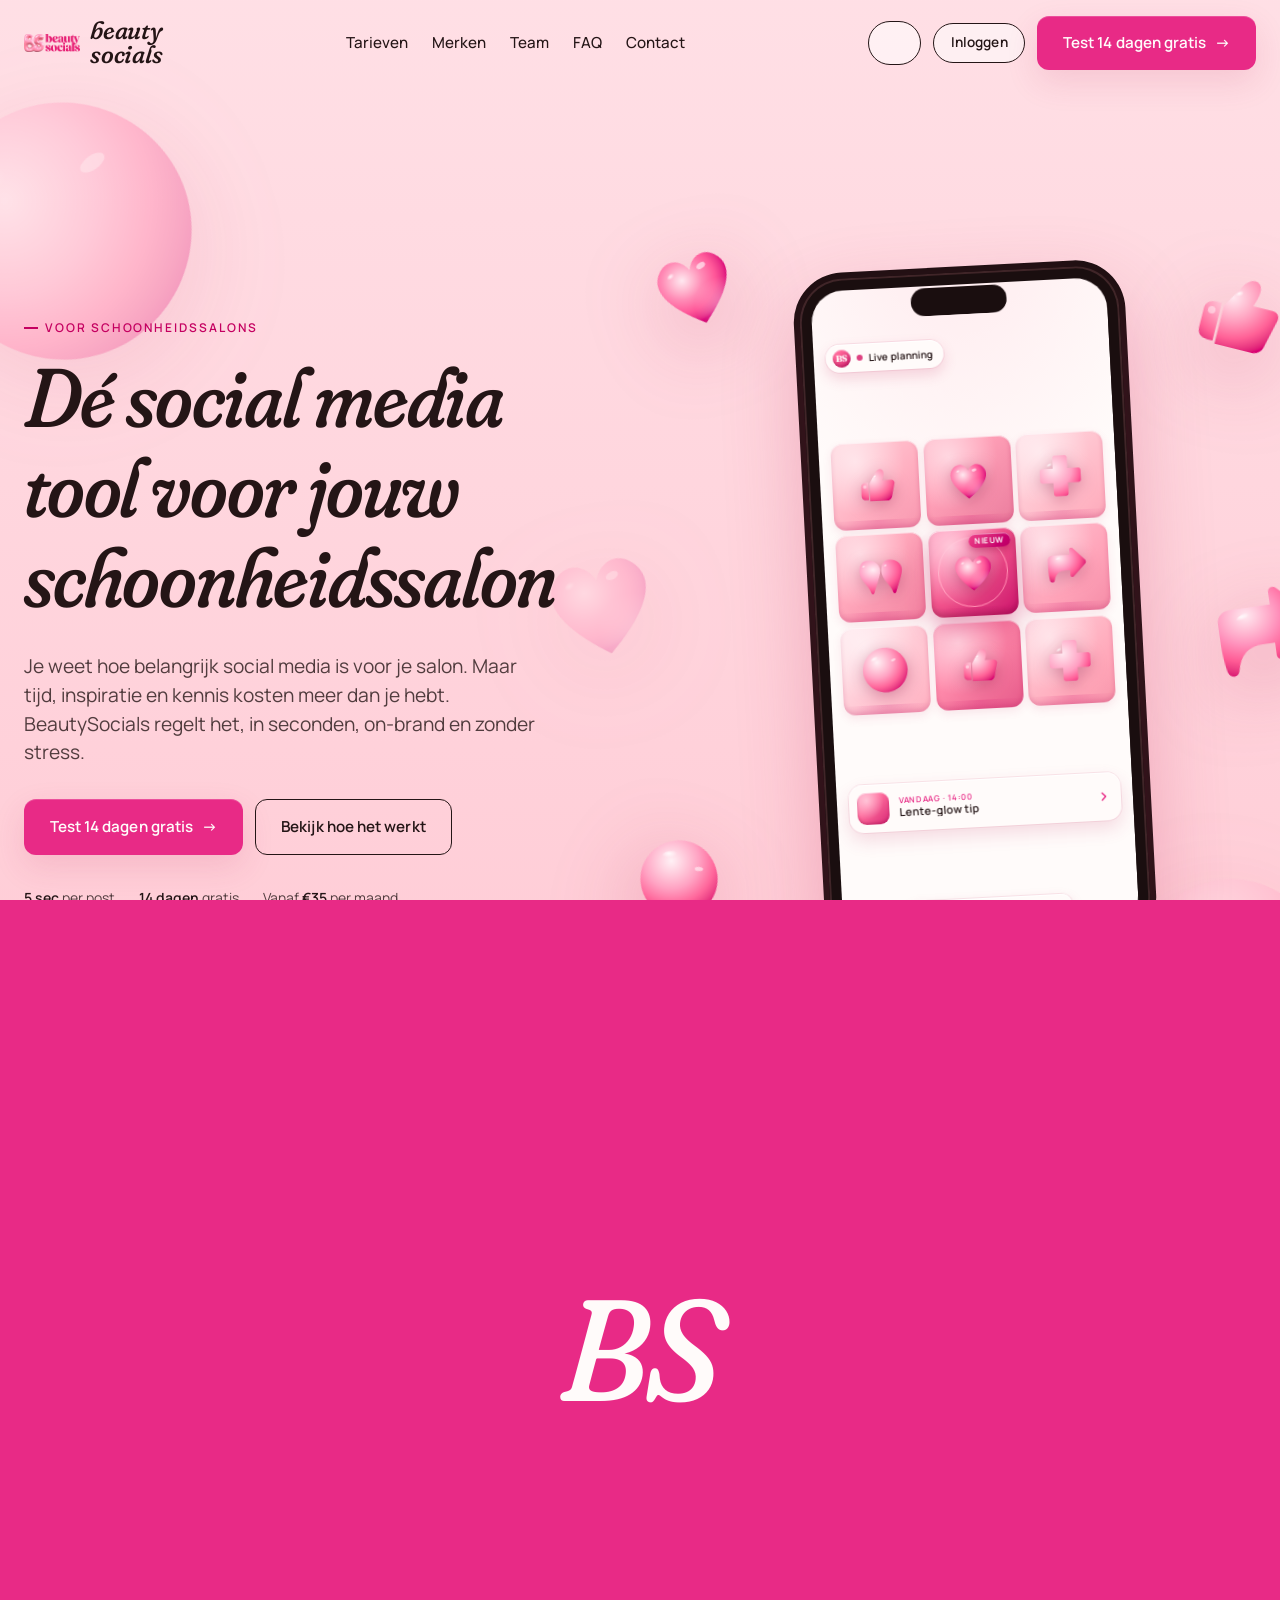
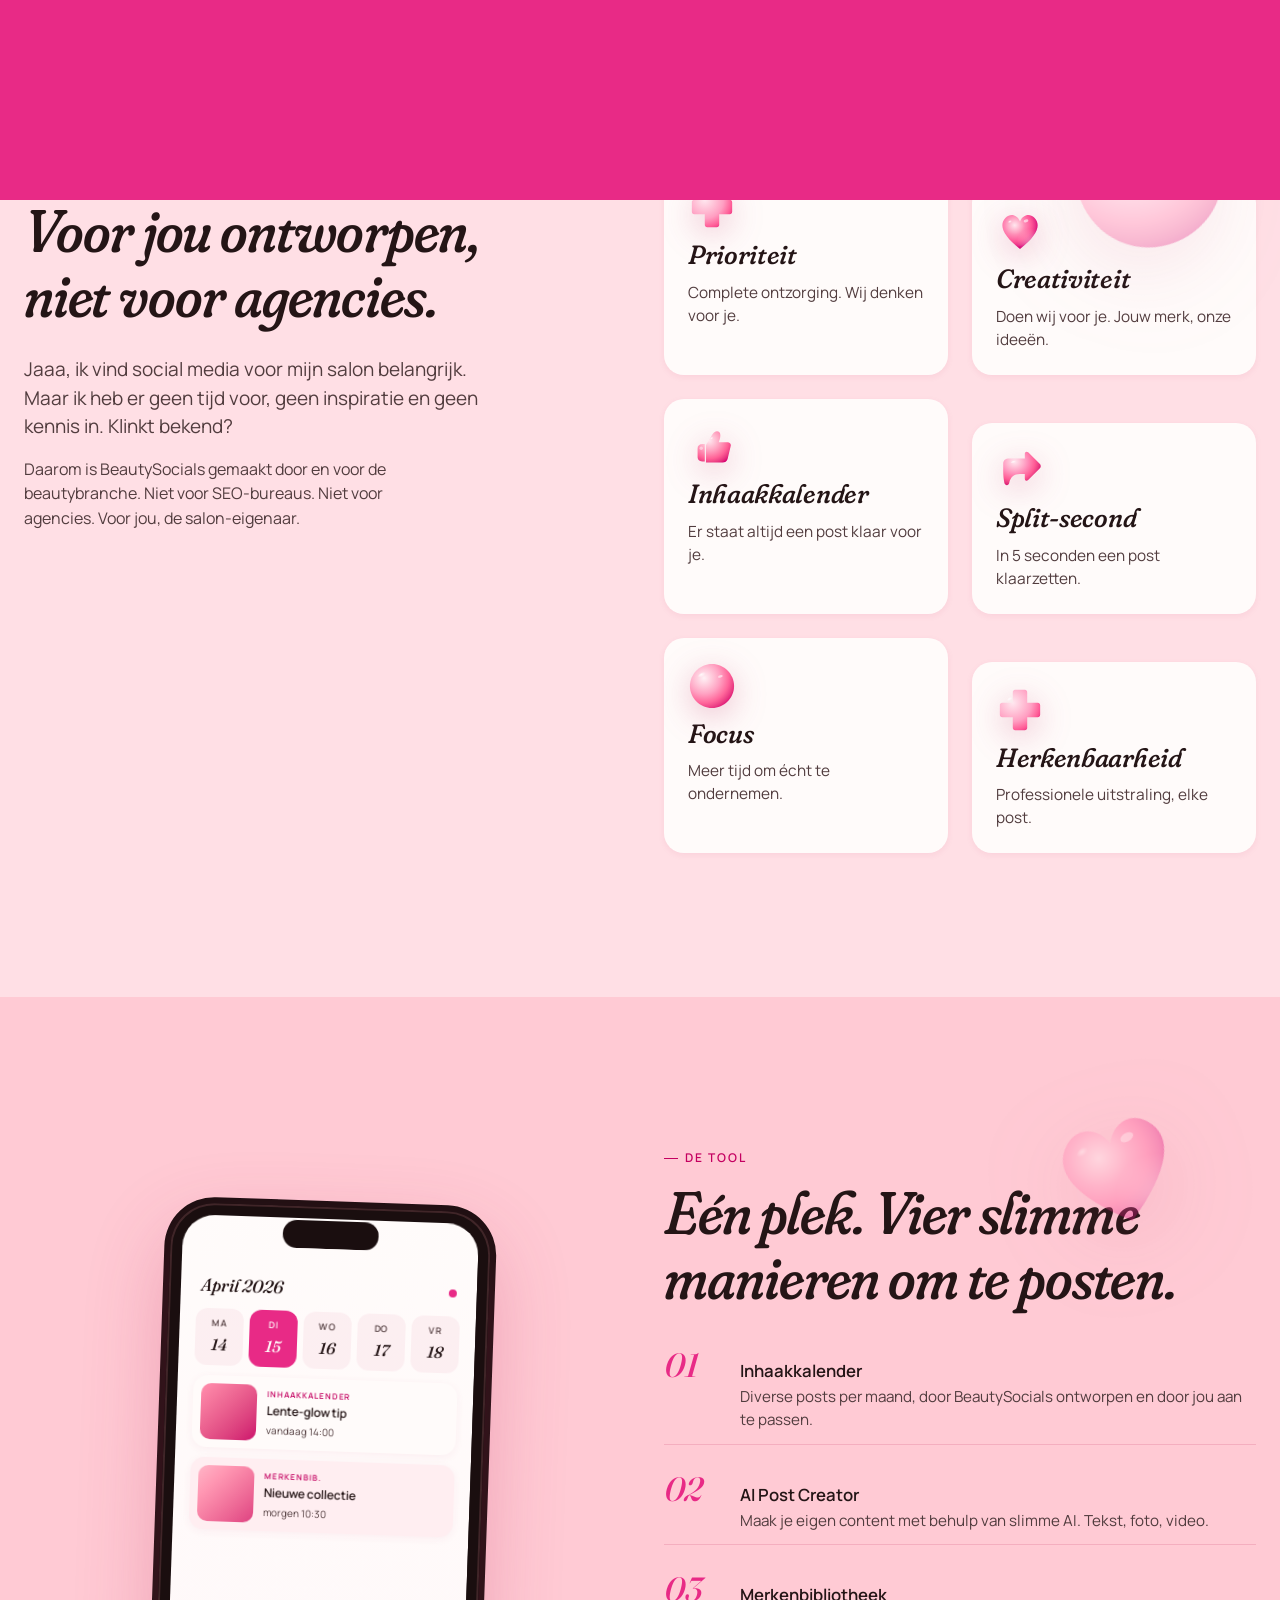
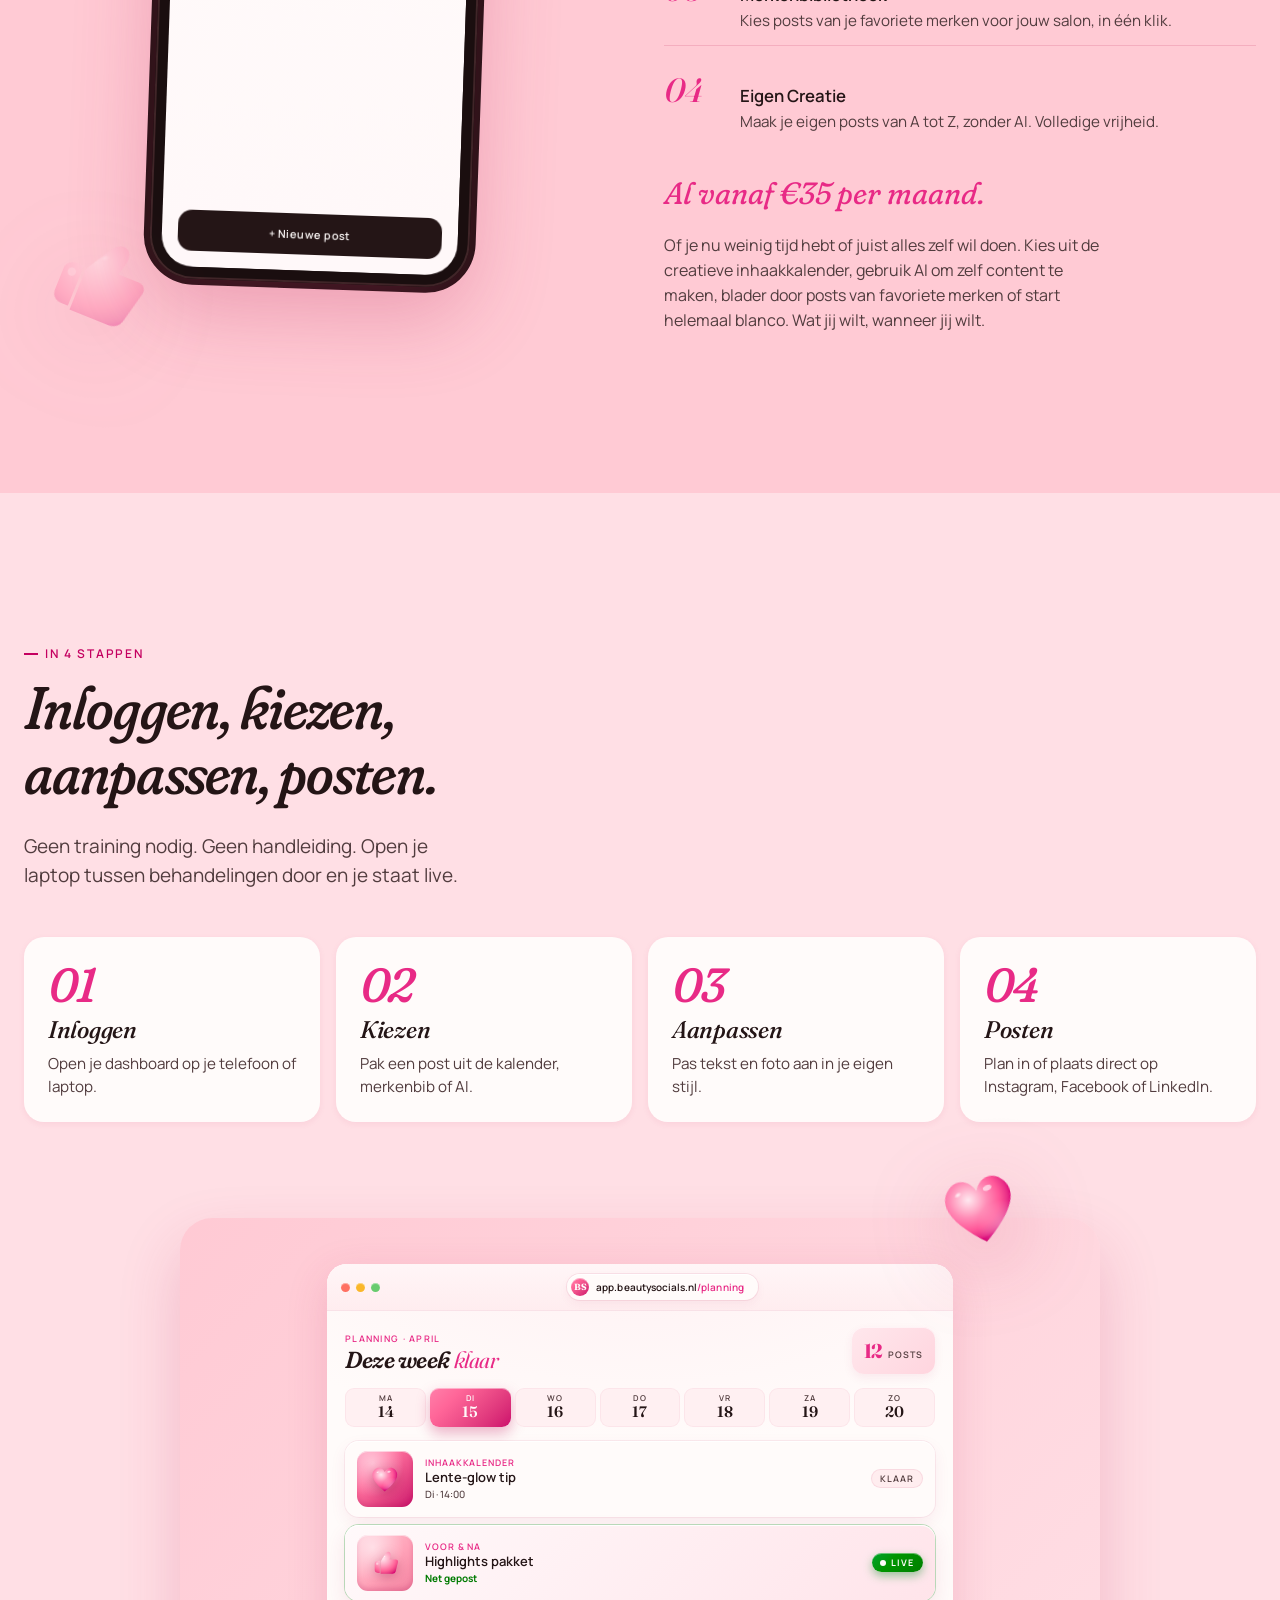
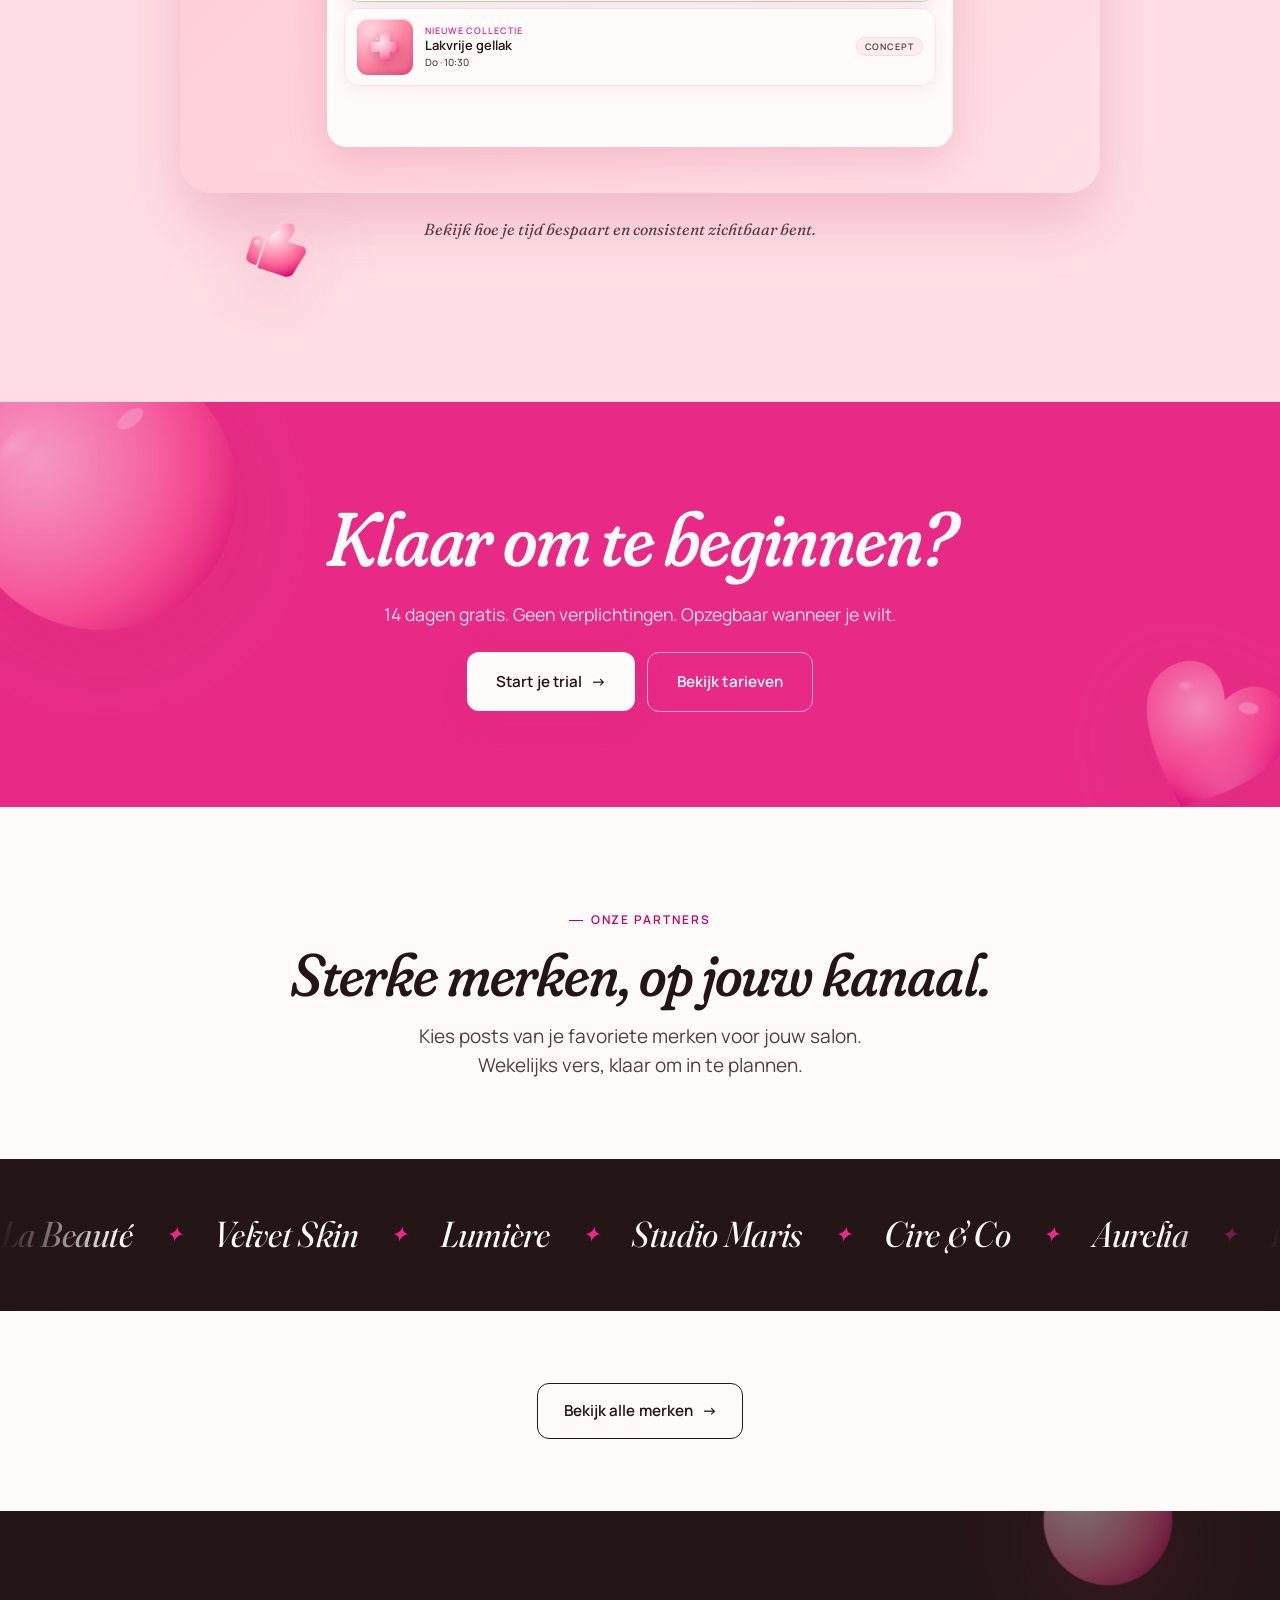
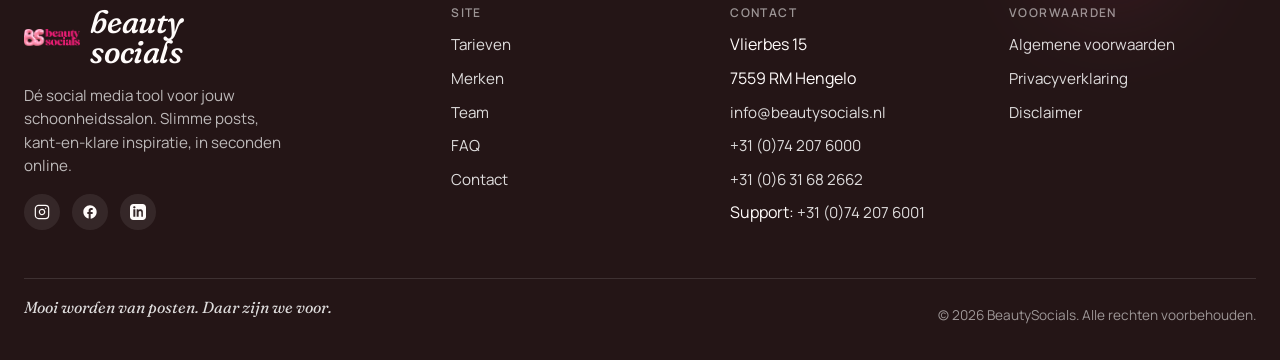
<file: index.html>
<!doctype html>
<html lang="nl">
<head>
  <meta charset="utf-8" />
  <meta name="viewport" content="width=device-width, initial-scale=1" />
  <meta name="theme-color" content="#f4cad6" />
  <title>BeautySocials · Dé social media tool voor jouw schoonheidssalon</title>
  <meta name="description" content="Kant-en-klare social media posts voor je schoonheidssalon. Slim, snel, on-brand. 14 dagen gratis." />
  <link rel="icon" type="image/png" href="assets/images/logo-bs-roze.png" />
  <link rel="preconnect" href="https://fonts.googleapis.com" />
  <link rel="preconnect" href="https://fonts.gstatic.com" crossorigin />
  <link
    href="https://fonts.googleapis.com/css2?family=Fraunces:ital,opsz,wght,SOFT,WONK@0,9..144,300..900,30..100,0..1;1,9..144,300..900,30..100,0..1&family=Manrope:wght@400..800&display=swap"
    rel="stylesheet"
  />
  <link rel="stylesheet" href="assets/css/styles.css" />
  <script>document.documentElement.classList.add('js');</script>
</head>
<body>
  <header class="site-header">
    <div class="wrap nav-row">
      <a class="brand" href="index.html" aria-label="BeautySocials home">
        <img class="brand-logo" src="assets/images/logo-bs-roze.png" alt="" />
        <span class="brand-text">beauty<br />socials</span>
      </a>
      <nav class="nav-primary" aria-label="Hoofdnavigatie">
        <a href="tarieven.html">Tarieven</a>
        <a href="merken.html">Merken</a>
        <a href="team.html">Team</a>
        <a href="faq.html">FAQ</a>
        <a href="contact.html">Contact</a>
      </nav>
      <div class="nav-cta">
        <a href="tel:+31742076000" class="btn btn-icon" aria-label="Bel ons">
          <svg width="18" height="18" viewBox="0 0 24 24" fill="none" stroke="currentColor" stroke-width="1.8" stroke-linecap="round" stroke-linejoin="round" aria-hidden="true">
            <path d="M22 16.92v3a2 2 0 0 1-2.18 2 19.79 19.79 0 0 1-8.63-3.07 19.5 19.5 0 0 1-6-6 19.79 19.79 0 0 1-3.07-8.67A2 2 0 0 1 4.11 2h3a2 2 0 0 1 2 1.72 12.84 12.84 0 0 0 .7 2.81 2 2 0 0 1-.45 2.11L8.09 9.91a16 16 0 0 0 6 6l1.27-1.27a2 2 0 0 1 2.11-.45 12.84 12.84 0 0 0 2.81.7A2 2 0 0 1 22 16.92z" />
          </svg>
        </a>
        <a href="contact.html#trial" class="btn btn-pill">Inloggen</a>
        <a href="contact.html#trial" class="btn btn-primary" data-magnetic>
          Test 14 dagen gratis
          <span class="btn-arrow">→</span>
        </a>
        <button class="nav-toggle" aria-label="Menu openen of sluiten" aria-expanded="false">
          <span></span><span></span><span></span>
        </button>
      </div>
    </div>
  </header>

  <div class="mobile-menu" aria-hidden="true">
    <a href="tarieven.html">Tarieven</a>
    <a href="merken.html">Merken</a>
    <a href="team.html">Team</a>
    <a href="faq.html">FAQ</a>
    <a href="contact.html">Contact</a>
    <div class="menu-cta">
      <a href="contact.html#trial" class="btn btn-pill">Inloggen</a>
      <a href="contact.html#trial" class="btn btn-primary">Test 14 dagen gratis</a>
    </div>
  </div>

  <main>
    <!-- ====================================================
         HERO
         ==================================================== -->
    <section class="hero" data-hero-enter>
      <!-- Achtergrond bubbles voor diepte -->
      <span class="bubble float-a delay-1" data-bubble="blob"
        data-parallax="0.18"
        style="--rot:-18deg; width:280px; height:280px; top:8%; left:-6%; opacity:0.32; z-index:1;"></span>
      <span class="bubble float-c delay-3" data-bubble="blob"
        data-parallax="0.12"
        style="--rot:24deg; width:200px; height:200px; bottom:6%; right:-4%; opacity:0.28; z-index:1;"></span>
      <span class="bubble float-b delay-2" data-bubble="heart"
        data-parallax="0.22"
        style="--rot:-12deg; width:130px; height:130px; top:48%; left:42%; opacity:0.22; z-index:1;"></span>

      <div class="wrap hero-grid">
        <div class="hero-text">
          <span class="eyebrow hero-eyebrow" data-hero-eyebrow>Voor schoonheidssalons</span>
          <h1 data-split data-hero-title>
            Dé social media tool voor jouw <span class="accent">schoonheidssalon</span>
          </h1>
          <p class="lead" data-hero-lead>
            Je weet hoe belangrijk social media is voor je salon. Maar tijd, inspiratie en kennis kosten meer dan je hebt. BeautySocials regelt het, in seconden, on-brand en zonder stress.
          </p>
          <div class="hero-cta" data-hero-cta>
            <a href="contact.html#trial" class="btn btn-primary" data-magnetic>
              Test 14 dagen gratis
              <span class="btn-arrow">→</span>
            </a>
            <a href="#hoe-werkt" class="btn btn-ghost">Bekijk hoe het werkt</a>
          </div>
          <div class="hero-meta" data-hero-meta>
            <span><strong>5 sec</strong> per post</span>
            <span><strong>14 dagen</strong> gratis</span>
            <span>Vanaf <strong>€35</strong> per maand</span>
          </div>
        </div>

        <div class="hero-visual" data-hero-visual>
          <!-- Drijvende bubbles rond de phone -->
          <span class="bubble float-a" data-bubble="heart"
            style="--rot:-18deg; width:96px; height:96px; top:-4%; left:-8%; z-index:6;"></span>
          <span class="bubble float-b delay-2" data-bubble="thumb"
            style="--rot:14deg; width:108px; height:108px; top:-2%; right:-6%; z-index:6;"></span>
          <span class="bubble float-c delay-3" data-bubble="arrow"
            style="--rot:-8deg; width:120px; height:120px; top:46%; right:-12%; z-index:6;"></span>
          <span class="bubble float-a delay-4" data-bubble="blob"
            style="--rot:22deg; width:84px; height:84px; bottom:4%; left:-10%; z-index:6;"></span>

          <!-- Phone mockup -->
          <div class="phone-frame phone-frame--hero" style="margin: 0 auto;">
            <span class="phone-notch"></span>
            <div class="phone-screen feed-screen">
              <div class="feed-status">
                <span class="feed-status-mark">BS</span>
                <span class="feed-status-dot"></span>
                <span class="feed-status-label">Live planning</span>
              </div>
              <div class="phone-grid">
                <div class="phone-tile" data-tile="1" style="background: linear-gradient(135deg, oklch(0.92 0.06 8), oklch(0.78 0.12 4));">
                  <span class="tile-icon" data-bubble="thumb"></span>
                </div>
                <div class="phone-tile" data-tile="2" style="background: linear-gradient(135deg, oklch(0.86 0.10 6), oklch(0.72 0.14 2));">
                  <span class="tile-icon" data-bubble="heart"></span>
                </div>
                <div class="phone-tile" data-tile="3" style="background: linear-gradient(135deg, oklch(0.94 0.05 8), oklch(0.82 0.10 6));">
                  <span class="tile-icon" data-bubble="plus"></span>
                </div>
                <div class="phone-tile" data-tile="4" style="background: linear-gradient(135deg, oklch(0.88 0.08 6), oklch(0.74 0.14 4));">
                  <span class="tile-icon" data-bubble="quote"></span>
                </div>
                <div class="phone-tile is-feature" data-tile="5" style="background: linear-gradient(135deg, oklch(0.78 0.18 4), oklch(0.55 0.22 0));">
                  <span class="tile-icon" data-bubble="heart"></span>
                  <span class="tile-badge">Nieuw</span>
                </div>
                <div class="phone-tile" data-tile="6" style="background: linear-gradient(135deg, oklch(0.90 0.08 6), oklch(0.76 0.13 4));">
                  <span class="tile-icon" data-bubble="arrow"></span>
                </div>
                <div class="phone-tile" data-tile="7" style="background: linear-gradient(135deg, oklch(0.96 0.04 8), oklch(0.84 0.10 6));">
                  <span class="tile-icon" data-bubble="blob"></span>
                </div>
                <div class="phone-tile" data-tile="8" style="background: linear-gradient(135deg, oklch(0.84 0.12 4), oklch(0.66 0.18 2));">
                  <span class="tile-icon" data-bubble="thumb"></span>
                </div>
                <div class="phone-tile" data-tile="9" style="background: linear-gradient(135deg, oklch(0.92 0.07 8), oklch(0.78 0.12 6));">
                  <span class="tile-icon" data-bubble="plus"></span>
                </div>
              </div>
              <div class="feed-queue">
                <span class="feed-queue-thumb"></span>
                <div class="feed-queue-info">
                  <span class="feed-queue-tag">Vandaag · 14:00</span>
                  <span class="feed-queue-cap">Lente-glow tip</span>
                </div>
                <span class="feed-queue-arrow" aria-hidden="true">
                  <svg viewBox="0 0 24 24" fill="none" stroke="currentColor" stroke-width="2.4" stroke-linecap="round" stroke-linejoin="round">
                    <path d="M9 6l6 6-6 6"/>
                  </svg>
                </span>
              </div>
              <div class="feed-foot">
                <span class="feed-foot-dot"></span>
                <span class="feed-foot-label">3 posts klaar voor vandaag</span>
              </div>
            </div>
          </div>
        </div>
      </div>
    </section>

    <!-- ====================================================
         STATEMENT QUOTE
         ==================================================== -->
    <section class="statement bg-paper">
      <span class="bubble float-c delay-1" data-bubble="quote"
        style="--rot:-14deg; width:180px; height:180px; top:18%; left:6%; opacity:0.95;"></span>
      <span class="bubble float-a delay-3" data-bubble="quote"
        style="--rot:18deg; width:168px; height:168px; bottom:14%; right:8%; opacity:0.9;"></span>

      <div class="wrap-tight">
        <blockquote data-split data-reveal>
          Wat moet ik <span class="glow">nu</span> weer posten?
        </blockquote>
      </div>
    </section>

    <!-- ====================================================
         WAT MAAKT BEAUTYSOCIALS UNIEK
         ==================================================== -->
    <section class="section bg-blush">
      <span class="bubble float-b delay-2" data-bubble="blob"
        data-parallax="0.10"
        style="--rot:18deg; width:160px; height:160px; top:8%; right:4%; opacity:0.35; z-index:1;"></span>

      <div class="wrap">
        <div class="row" style="align-items: start;">
          <div data-reveal>
            <span class="eyebrow">Het verschil</span>
            <h2 data-split style="margin-top: var(--s-3);">Voor jou ontworpen, niet voor agencies.</h2>
            <p class="lead" style="margin-top: var(--s-5);">
              Jaaa, ik vind social media voor mijn salon belangrijk. Maar ik heb er geen tijd voor, geen inspiratie en geen kennis in. Klinkt bekend?
            </p>
            <p style="color: var(--ink-soft); max-width: 38ch;">
              Daarom is BeautySocials gemaakt door en voor de beautybranche. Niet voor SEO-bureaus. Niet voor agencies. Voor jou, de salon-eigenaar.
            </p>
          </div>

          <ul class="usp-grid" data-reveal-stagger>
            <li class="usp-tile">
              <span class="usp-icon" data-bubble="plus" aria-hidden="true"></span>
              <h3 class="usp-title">Prioriteit</h3>
              <p class="usp-text">Complete ontzorging. Wij denken voor je.</p>
            </li>
            <li class="usp-tile" style="margin-top: var(--s-5);">
              <span class="usp-icon" data-bubble="heart" aria-hidden="true"></span>
              <h3 class="usp-title">Creativiteit</h3>
              <p class="usp-text">Doen wij voor je. Jouw merk, onze ideeën.</p>
            </li>
            <li class="usp-tile">
              <span class="usp-icon" data-bubble="thumb" aria-hidden="true"></span>
              <h3 class="usp-title">Inhaakkalender</h3>
              <p class="usp-text">Er staat altijd een post klaar voor je.</p>
            </li>
            <li class="usp-tile" style="margin-top: var(--s-5);">
              <span class="usp-icon" data-bubble="arrow" aria-hidden="true"></span>
              <h3 class="usp-title">Split-second</h3>
              <p class="usp-text">In 5 seconden een post klaarzetten.</p>
            </li>
            <li class="usp-tile">
              <span class="usp-icon" data-bubble="blob" aria-hidden="true"></span>
              <h3 class="usp-title">Focus</h3>
              <p class="usp-text">Meer tijd om écht te ondernemen.</p>
            </li>
            <li class="usp-tile" style="margin-top: var(--s-5);">
              <span class="usp-icon" data-bubble="plus" aria-hidden="true"></span>
              <h3 class="usp-title">Herkenbaarheid</h3>
              <p class="usp-text">Professionele uitstraling, elke post.</p>
            </li>
          </ul>
        </div>
      </div>
    </section>

    <!-- ====================================================
         DE TOOL
         ==================================================== -->
    <section class="section bg-canvas">
      <span class="bubble float-a delay-2" data-bubble="heart"
        data-parallax="0.14"
        style="--rot:-16deg; width:140px; height:140px; top:10%; right:7%; opacity:0.38; z-index:1;"></span>
      <span class="bubble float-c delay-4" data-bubble="thumb"
        data-parallax="0.10"
        style="--rot:22deg; width:120px; height:120px; bottom:14%; left:3%; opacity:0.30; z-index:1;"></span>

      <div class="wrap">
        <div class="row">
          <!-- Phone mockup met planning UI -->
          <div class="tool-visual" data-reveal>
            <div class="phone-frame" style="margin: 0 auto; transform: rotate(2deg);">
              <span class="phone-notch"></span>
              <div class="phone-screen tool-screen">
                <div class="tool-screen-header">
                  <span class="tool-screen-title">April 2026</span>
                  <span class="tool-screen-dot"></span>
                </div>
                <div class="tool-screen-week">
                  <div class="tool-screen-day">
                    <span class="tool-screen-day-label">Ma</span>
                    <span class="tool-screen-day-num">14</span>
                  </div>
                  <div class="tool-screen-day is-active">
                    <span class="tool-screen-day-label">Di</span>
                    <span class="tool-screen-day-num">15</span>
                  </div>
                  <div class="tool-screen-day">
                    <span class="tool-screen-day-label">Wo</span>
                    <span class="tool-screen-day-num">16</span>
                  </div>
                  <div class="tool-screen-day">
                    <span class="tool-screen-day-label">Do</span>
                    <span class="tool-screen-day-num">17</span>
                  </div>
                  <div class="tool-screen-day">
                    <span class="tool-screen-day-label">Vr</span>
                    <span class="tool-screen-day-num">18</span>
                  </div>
                </div>
                <div class="tool-screen-card">
                  <div class="tool-screen-thumb"></div>
                  <div class="tool-screen-info">
                    <span class="tool-screen-tag">Inhaakkalender</span>
                    <span class="tool-screen-cap">Lente-glow tip</span>
                    <span class="tool-screen-time">vandaag 14:00</span>
                  </div>
                </div>
                <div class="tool-screen-card alt">
                  <div class="tool-screen-thumb tone-2"></div>
                  <div class="tool-screen-info">
                    <span class="tool-screen-tag">Merkenbib.</span>
                    <span class="tool-screen-cap">Nieuwe collectie</span>
                    <span class="tool-screen-time">morgen 10:30</span>
                  </div>
                </div>
                <div class="tool-screen-cta">
                  <span>+ Nieuwe post</span>
                </div>
              </div>
            </div>
          </div>

          <div data-reveal>
            <span class="eyebrow">De tool</span>
            <h2 data-split style="margin-top: var(--s-3);">Eén plek. Vier slimme manieren om te posten.</h2>

            <div class="tool-features" data-reveal-stagger>
              <div class="tool-feature">
                <span class="tool-feature-num">01</span>
                <div>
                  <h4>Inhaakkalender</h4>
                  <p>Diverse posts per maand, door BeautySocials ontworpen en door jou aan te passen.</p>
                </div>
              </div>
              <div class="tool-feature">
                <span class="tool-feature-num">02</span>
                <div>
                  <h4>AI Post Creator</h4>
                  <p>Maak je eigen content met behulp van slimme AI. Tekst, foto, video.</p>
                </div>
              </div>
              <div class="tool-feature">
                <span class="tool-feature-num">03</span>
                <div>
                  <h4>Merkenbibliotheek</h4>
                  <p>Kies posts van je favoriete merken voor jouw salon, in één klik.</p>
                </div>
              </div>
              <div class="tool-feature">
                <span class="tool-feature-num">04</span>
                <div>
                  <h4>Eigen Creatie</h4>
                  <p>Maak je eigen posts van A tot Z, zonder AI. Volledige vrijheid.</p>
                </div>
              </div>
            </div>

            <p class="kicker" style="font-size: clamp(1.5rem, 2.4vw, 2rem); margin-top: var(--s-5);">
              Al vanaf €35 per maand.
            </p>
            <p style="color: var(--ink-soft); max-width: 44ch;">
              Of je nu weinig tijd hebt of juist alles zelf wil doen. Kies uit de creatieve inhaakkalender, gebruik AI om zelf content te maken, blader door posts van favoriete merken of start helemaal blanco. Wat jij wilt, wanneer jij wilt.
            </p>
          </div>
        </div>
      </div>
    </section>

    <!-- ====================================================
         ZO WERKT BEAUTYSOCIALS
         ==================================================== -->
    <section class="section bg-blush" id="hoe-werkt">
      <div class="wrap">
        <div style="max-width: 720px; margin-bottom: var(--s-7);" data-reveal>
          <span class="eyebrow">In 4 stappen</span>
          <h2 data-split style="margin-top: var(--s-3);">Inloggen, kiezen, aanpassen, posten.</h2>
          <p class="lead" style="margin-top: var(--s-4);">
            Geen training nodig. Geen handleiding. Open je laptop tussen behandelingen door en je staat live.
          </p>
        </div>

        <ol class="steps" data-reveal-stagger>
          <li class="step-card">
            <span class="step-num">01</span>
            <h3 class="step-title">Inloggen</h3>
            <p class="step-text">Open je dashboard op je telefoon of laptop.</p>
          </li>
          <li class="step-card step-shift">
            <span class="step-num">02</span>
            <h3 class="step-title">Kiezen</h3>
            <p class="step-text">Pak een post uit de kalender, merkenbib of AI.</p>
          </li>
          <li class="step-card">
            <span class="step-num">03</span>
            <h3 class="step-title">Aanpassen</h3>
            <p class="step-text">Pas tekst en foto aan in je eigen stijl.</p>
          </li>
          <li class="step-card step-shift">
            <span class="step-num">04</span>
            <h3 class="step-title">Posten</h3>
            <p class="step-text">Plan in of plaats direct op Instagram, Facebook of LinkedIn.</p>
          </li>
        </ol>

        <!-- Video placeholder -->
        <div class="video-frame" data-reveal>
          <span class="bubble float-b delay-1" data-bubble="heart"
            style="--rot:-12deg; width:90px; height:90px; top:-50px; right:8%; z-index:6;"></span>
          <span class="bubble float-c delay-3" data-bubble="thumb"
            style="--rot:18deg; width:80px; height:80px; bottom:-44px; left:6%; z-index:6;"></span>

          <div class="video-inner">
            <div class="video-screen">
              <div class="dash-mock">
                <div class="dash-chrome">
                  <span class="dash-traffic"></span>
                  <span class="dash-traffic"></span>
                  <span class="dash-traffic"></span>
                  <div class="dash-url">
                    <span class="dash-url-mark">BS</span>
                    <span class="dash-url-text">app.beautysocials.nl<span class="dash-url-path">/planning</span></span>
                  </div>
                </div>

                <div class="dash-content">
                  <header class="dash-content-head">
                    <div class="dash-content-title">
                      <span class="dash-eyebrow">Planning · April</span>
                      <h4 class="dash-title">Deze week <em>klaar</em></h4>
                    </div>
                    <div class="dash-content-stat">
                      <span class="dash-stat-num">12</span>
                      <span class="dash-stat-lbl">posts</span>
                    </div>
                  </header>

                  <div class="dash-week">
                    <div class="dash-day" data-dash-day="1"><span class="dash-day-l">Ma</span><span class="dash-day-n">14</span></div>
                    <div class="dash-day is-active" data-dash-day="2"><span class="dash-day-l">Di</span><span class="dash-day-n">15</span></div>
                    <div class="dash-day" data-dash-day="3"><span class="dash-day-l">Wo</span><span class="dash-day-n">16</span></div>
                    <div class="dash-day" data-dash-day="4"><span class="dash-day-l">Do</span><span class="dash-day-n">17</span></div>
                    <div class="dash-day" data-dash-day="5"><span class="dash-day-l">Vr</span><span class="dash-day-n">18</span></div>
                    <div class="dash-day" data-dash-day="6"><span class="dash-day-l">Za</span><span class="dash-day-n">19</span></div>
                    <div class="dash-day" data-dash-day="7"><span class="dash-day-l">Zo</span><span class="dash-day-n">20</span></div>
                  </div>

                  <div class="dash-grid">
                    <article class="dash-card" data-dash-card="1">
                      <div class="dash-card-thumb t-1"><span class="dash-card-icon" data-bubble="heart"></span></div>
                      <div class="dash-card-meta">
                        <span class="dash-card-tag">Inhaakkalender</span>
                        <span class="dash-card-cap">Lente-glow tip</span>
                        <span class="dash-card-time">Di · 14:00</span>
                      </div>
                      <span class="dash-card-status">Klaar</span>
                    </article>
                    <article class="dash-card is-published" data-dash-card="2">
                      <div class="dash-card-thumb t-2"><span class="dash-card-icon" data-bubble="thumb"></span></div>
                      <div class="dash-card-meta">
                        <span class="dash-card-tag">Voor &amp; na</span>
                        <span class="dash-card-cap">Highlights pakket</span>
                        <span class="dash-card-time">Net gepost</span>
                      </div>
                      <span class="dash-card-pulse">Live</span>
                    </article>
                    <article class="dash-card" data-dash-card="3">
                      <div class="dash-card-thumb t-3"><span class="dash-card-icon" data-bubble="plus"></span></div>
                      <div class="dash-card-meta">
                        <span class="dash-card-tag">Nieuwe collectie</span>
                        <span class="dash-card-cap">Lakvrije gellak</span>
                        <span class="dash-card-time">Do · 10:30</span>
                      </div>
                      <span class="dash-card-status">Concept</span>
                    </article>
                  </div>
                </div>
              </div>
            </div>
            <button class="video-play" type="button" aria-label="Speel introvideo af" data-magnetic>
              <span class="bubble" data-bubble="arrow"
                style="--rot:0deg; width:88px; height:88px; position: relative; filter: drop-shadow(0 14px 40px oklch(0.55 0.18 4 / 0.45));"></span>
            </button>
          </div>
          <p class="video-caption" style="text-align: center; margin-top: var(--s-5); color: var(--ink-soft); font-style: italic; font-family: var(--font-display); font-variation-settings: 'opsz' 24;">
            Bekijk hoe je tijd bespaart en consistent zichtbaar bent.
          </p>
        </div>
      </div>
    </section>

    <!-- ====================================================
         CTA-BALK
         ==================================================== -->
    <section class="bg-deep section-tight cta-bar">
      <span class="bubble float-a delay-1" data-bubble="blob"
        style="--rot:-18deg; width:300px; height:300px; top:-60px; left:-4%; opacity:0.55; z-index:1;"></span>
      <span class="bubble float-c delay-3" data-bubble="heart"
        style="--rot:22deg; width:200px; height:200px; bottom:-40px; right:-2%; opacity:0.5; z-index:1;"></span>

      <div class="wrap" style="position: relative; z-index: 5; text-align: center;">
        <h2 class="cta-bar-title" data-split data-reveal>
          Klaar om <span class="cta-bar-italic">te beginnen?</span>
        </h2>
        <p class="cta-bar-sub" data-reveal>14 dagen gratis. Geen verplichtingen. Opzegbaar wanneer je wilt.</p>
        <div class="cta-bar-actions" data-reveal>
          <a href="contact.html#trial" class="btn btn-light" data-magnetic>
            Start je trial
            <span class="btn-arrow">→</span>
          </a>
          <a href="tarieven.html" class="btn btn-outline-light">Bekijk tarieven</a>
        </div>
      </div>
    </section>

    <!-- ====================================================
         PARTNERS
         ==================================================== -->
    <section class="section bg-paper" style="padding-top: var(--s-9); padding-bottom: var(--s-7);">
      <div class="wrap" style="text-align: center; margin-bottom: var(--s-6);" data-reveal>
        <span class="eyebrow" style="justify-content: center;">Onze partners</span>
        <h2 data-split style="margin-top: var(--s-3); margin-bottom: var(--s-3);">Sterke merken, op jouw kanaal.</h2>
        <p class="lead" style="margin: 0 auto;">
          Kies posts van je favoriete merken voor jouw salon. Wekelijks vers, klaar om in te plannen.
        </p>
      </div>
    </section>

    <div class="partner-strip">
      <div class="marquee" aria-hidden="true">
        <span class="marquee-item">La Beauté</span>
        <span class="marquee-item">Velvet Skin</span>
        <span class="marquee-item">Lumière</span>
        <span class="marquee-item">Studio Maris</span>
        <span class="marquee-item">Cire &amp; Co</span>
        <span class="marquee-item">Aurelia</span>
        <span class="marquee-item">Petit Salon</span>
        <span class="marquee-item">NUDE</span>
        <span class="marquee-item">Maison Rose</span>
        <span class="marquee-item">Atelier Brun</span>
        <!-- Duplicaat voor naadloos lopen -->
        <span class="marquee-item">La Beauté</span>
        <span class="marquee-item">Velvet Skin</span>
        <span class="marquee-item">Lumière</span>
        <span class="marquee-item">Studio Maris</span>
        <span class="marquee-item">Cire &amp; Co</span>
        <span class="marquee-item">Aurelia</span>
        <span class="marquee-item">Petit Salon</span>
        <span class="marquee-item">NUDE</span>
        <span class="marquee-item">Maison Rose</span>
        <span class="marquee-item">Atelier Brun</span>
      </div>
    </div>

    <section class="section-tight bg-paper" style="text-align: center;">
      <div class="wrap" data-reveal>
        <a href="merken.html" class="btn btn-ghost" data-magnetic>
          Bekijk alle merken
          <span class="btn-arrow">→</span>
        </a>
      </div>
    </section>
  </main>

  <footer class="site-footer">
    <span class="bubble footer-bubble float-c delay-2" data-bubble="blob" style="--rot:-12deg; width:140px; height:140px; top:-60px; right:8%; opacity:0.4;"></span>
    <div class="wrap">
      <div class="footer-grid">
        <div class="footer-brand">
          <a class="brand" href="index.html" aria-label="BeautySocials home">
            <img class="brand-logo" src="assets/images/logo-bs-roze.png" alt="" />
            <span class="brand-text" style="color: var(--paper);">beauty<br />socials</span>
          </a>
          <p>Dé social media tool voor jouw schoonheidssalon. Slimme posts, kant-en-klare inspiratie, in seconden online.</p>
          <div class="socials" aria-label="Volg ons">
            <a href="#" aria-label="Instagram" data-placeholder data-placeholder-message="Instagram komt binnenkort online">
              <svg viewBox="0 0 24 24" fill="none" stroke="currentColor" stroke-width="1.8" stroke-linecap="round" stroke-linejoin="round" aria-hidden="true"><rect x="2" y="2" width="20" height="20" rx="5" ry="5"/><path d="M16 11.37A4 4 0 1 1 12.63 8 4 4 0 0 1 16 11.37z"/><line x1="17.5" y1="6.5" x2="17.51" y2="6.5"/></svg>
            </a>
            <a href="#" aria-label="Facebook" data-placeholder data-placeholder-message="Facebook komt binnenkort online">
              <svg viewBox="0 0 24 24" fill="currentColor" aria-hidden="true"><path d="M22 12c0-5.52-4.48-10-10-10S2 6.48 2 12c0 4.84 3.44 8.87 8 9.8V15H8v-3h2V9.5C10 7.57 11.57 6 13.5 6H16v3h-2c-.55 0-1 .45-1 1v2h3v3h-3v6.95c5.05-.5 9-4.76 9-9.95z"/></svg>
            </a>
            <a href="#" aria-label="LinkedIn" data-placeholder data-placeholder-message="LinkedIn komt binnenkort online">
              <svg viewBox="0 0 24 24" fill="currentColor" aria-hidden="true"><path d="M19 0h-14c-2.76 0-5 2.24-5 5v14c0 2.76 2.24 5 5 5h14c2.76 0 5-2.24 5-5v-14c0-2.76-2.24-5-5-5zm-11 19h-3v-11h3v11zm-1.5-12.27c-.97 0-1.75-.79-1.75-1.76s.78-1.76 1.75-1.76 1.75.79 1.75 1.76-.78 1.76-1.75 1.76zm13.5 12.27h-3v-5.6c0-1.34-.03-3.07-1.87-3.07-1.87 0-2.16 1.46-2.16 2.97v5.7h-3v-11h2.88v1.5h.04c.4-.76 1.38-1.56 2.84-1.56 3.04 0 3.6 2 3.6 4.6v6.46z"/></svg>
            </a>
          </div>
        </div>
        <div class="footer-col">
          <h5>Site</h5>
          <ul>
            <li><a href="tarieven.html">Tarieven</a></li>
            <li><a href="merken.html">Merken</a></li>
            <li><a href="team.html">Team</a></li>
            <li><a href="faq.html">FAQ</a></li>
            <li><a href="contact.html">Contact</a></li>
          </ul>
        </div>
        <div class="footer-col">
          <h5>Contact</h5>
          <ul>
            <li>Vlierbes 15</li>
            <li>7559 RM Hengelo</li>
            <li><a href="mailto:info@beautysocials.nl">info@beautysocials.nl</a></li>
            <li><a href="tel:+31742076000">+31 (0)74 207 6000</a></li>
            <li><a href="tel:+31631682662">+31 (0)6 31 68 2662</a></li>
            <li>Support: <a href="tel:+31742076001">+31 (0)74 207 6001</a></li>
          </ul>
        </div>
        <div class="footer-col">
          <h5>Voorwaarden</h5>
          <ul>
            <li><a href="#" data-placeholder data-placeholder-message="Algemene voorwaarden pagina volgt binnenkort">Algemene voorwaarden</a></li>
            <li><a href="#" data-placeholder data-placeholder-message="Privacyverklaring pagina volgt binnenkort">Privacyverklaring</a></li>
            <li><a href="#" data-placeholder data-placeholder-message="Disclaimer pagina volgt binnenkort">Disclaimer</a></li>
          </ul>
        </div>
      </div>
      <div class="footer-bottom">
        <p class="one-liner">Mooi worden van posten. Daar zijn we voor.</p>
        <span>© 2026 BeautySocials. Alle rechten voorbehouden.</span>
      </div>
    </div>
  </footer>

  <!-- Pagina-specifieke aanvullende stijlen -->
  <style>
    /* USP grid · asymmetrisch ritme */
    .usp-grid {
      display: grid;
      grid-template-columns: repeat(2, 1fr);
      gap: var(--s-5) var(--s-5);
      align-content: start;
    }
    @media (max-width: 720px) {
      .usp-grid { grid-template-columns: 1fr; }
      .usp-grid li { margin-top: 0 !important; }
    }
    .usp-tile {
      background: var(--paper);
      border-radius: var(--r-lg);
      padding: var(--s-5);
      display: flex;
      flex-direction: column;
      gap: 0.6rem;
      box-shadow: var(--shadow-1);
      transition: transform var(--t-2) var(--ease-out), box-shadow var(--t-2) var(--ease-out);
      position: relative;
      overflow: hidden;
    }
    .usp-tile:hover {
      transform: translate3d(var(--mx, 0px), calc(var(--my, 0px) - 4px), 0);
      box-shadow: var(--shadow-2);
    }
    .usp-icon {
      width: 48px;
      height: 48px;
      display: block;
      filter: drop-shadow(0 8px 16px oklch(0.55 0.18 4 / 0.28));
    }
    .usp-icon svg { width: 100%; height: 100%; }
    .usp-title {
      font-family: var(--font-display);
      font-style: italic;
      font-weight: 500;
      font-size: 1.65rem;
      font-variation-settings: "opsz" 60, "SOFT" 100, "WONK" 1;
      margin: 0;
      letter-spacing: -0.012em;
      color: var(--ink);
    }
    .usp-text {
      color: var(--ink-soft);
      font-size: 0.96rem;
      line-height: 1.5;
      margin: 0;
    }

    /* Tool-screen · planning UI */
    .tool-screen {
      padding: 56px 16px 16px;
      display: flex;
      flex-direction: column;
      gap: 10px;
      background: linear-gradient(180deg, var(--paper) 0%, var(--blush-50) 100%);
    }
    .tool-screen-header {
      display: flex;
      justify-content: space-between;
      align-items: center;
      padding: 0 4px;
    }
    .tool-screen-title {
      font-family: var(--font-display);
      font-style: italic;
      font-weight: 500;
      font-size: 1.1rem;
      color: var(--ink);
      font-variation-settings: "opsz" 60;
    }
    .tool-screen-dot {
      width: 8px;
      height: 8px;
      border-radius: 50%;
      background: var(--bs-pink);
    }
    .tool-screen-week {
      display: grid;
      grid-template-columns: repeat(5, 1fr);
      gap: 6px;
    }
    .tool-screen-day {
      display: flex;
      flex-direction: column;
      align-items: center;
      padding: 8px 4px;
      border-radius: 12px;
      background: oklch(0.55 0.18 4 / 0.06);
      gap: 2px;
    }
    .tool-screen-day-label {
      font-size: 9px;
      letter-spacing: 0.1em;
      text-transform: uppercase;
      color: var(--ink-soft);
      font-weight: 600;
    }
    .tool-screen-day-num {
      font-family: var(--font-display);
      font-style: italic;
      font-weight: 500;
      font-size: 1rem;
      color: var(--ink);
      font-variation-settings: "opsz" 24;
    }
    .tool-screen-day.is-active {
      background: var(--bs-pink);
    }
    .tool-screen-day.is-active .tool-screen-day-label,
    .tool-screen-day.is-active .tool-screen-day-num {
      color: var(--paper);
    }
    .tool-screen-card {
      display: grid;
      grid-template-columns: 56px 1fr;
      gap: 10px;
      padding: 8px;
      background: var(--paper);
      border-radius: 14px;
      box-shadow: 0 2px 8px oklch(0.55 0.18 4 / 0.06);
      align-items: center;
    }
    .tool-screen-card.alt { background: var(--blush-100); }
    .tool-screen-thumb {
      width: 56px;
      height: 56px;
      border-radius: 10px;
      background: linear-gradient(135deg, oklch(0.78 0.14 4), oklch(0.55 0.22 0));
    }
    .tool-screen-thumb.tone-2 {
      background: linear-gradient(135deg, oklch(0.86 0.10 6), oklch(0.62 0.20 0));
    }
    .tool-screen-info {
      display: flex;
      flex-direction: column;
      gap: 2px;
      min-width: 0;
    }
    .tool-screen-tag {
      font-size: 8px;
      letter-spacing: 0.12em;
      text-transform: uppercase;
      color: var(--bs-pink-deep);
      font-weight: 600;
    }
    .tool-screen-cap {
      font-size: 12px;
      font-weight: 600;
      color: var(--ink);
      white-space: nowrap;
      overflow: hidden;
      text-overflow: ellipsis;
    }
    .tool-screen-time {
      font-size: 10px;
      color: var(--ink-soft);
    }
    .tool-screen-cta {
      margin-top: auto;
      padding: 12px;
      border-radius: 14px;
      background: var(--ink);
      color: var(--paper);
      text-align: center;
      font-size: 11px;
      font-weight: 600;
      letter-spacing: 0.04em;
    }

    /* Tool features rij */
    .tool-features {
      display: grid;
      gap: var(--s-4);
      margin-top: var(--s-5);
    }
    .tool-feature {
      display: grid;
      grid-template-columns: 64px 1fr;
      gap: var(--s-3);
      padding: var(--s-3) 0;
      border-bottom: 1px solid oklch(0.55 0.18 4 / 0.18);
      align-items: baseline;
    }
    .tool-feature:last-child { border-bottom: 0; }
    .tool-feature-num {
      font-family: var(--font-display);
      font-style: italic;
      font-weight: 500;
      font-size: 2.1rem;
      color: var(--bs-pink);
      font-variation-settings: "opsz" 96;
      line-height: 1;
    }
    .tool-feature h4 {
      font-family: var(--font-body);
      font-weight: 600;
      font-size: 1.05rem;
      font-style: normal;
      margin: 0 0 0.3rem;
      color: var(--ink);
      letter-spacing: 0;
    }
    .tool-feature p {
      margin: 0;
      color: var(--ink-soft);
      font-size: 0.95rem;
      line-height: 1.5;
    }

    /* Steps rij */
    .steps {
      display: grid;
      grid-template-columns: repeat(4, 1fr);
      gap: var(--s-4);
      margin-bottom: var(--s-9);
    }
    @media (max-width: 880px) {
      .steps { grid-template-columns: repeat(2, 1fr); }
    }
    @media (max-width: 540px) {
      .steps { grid-template-columns: 1fr; }
    }
    .step-card {
      background: var(--paper);
      border-radius: var(--r-lg);
      padding: var(--s-5);
      display: flex;
      flex-direction: column;
      gap: 0.5rem;
      box-shadow: var(--shadow-1);
      position: relative;
      overflow: hidden;
      transition: transform var(--t-2) var(--ease-out);
    }
    .step-card:hover { transform: translateY(-4px); }
    .step-shift { transform: translateY(28px); }
    @media (max-width: 540px) {
      .step-shift { transform: none; }
    }
    .step-num {
      font-family: var(--font-display);
      font-style: italic;
      font-weight: 500;
      font-size: 3rem;
      color: var(--bs-pink);
      font-variation-settings: "opsz" 96, "SOFT" 100, "WONK" 1;
      line-height: 1;
      letter-spacing: -0.02em;
    }
    .step-title {
      font-family: var(--font-display);
      font-style: italic;
      font-weight: 500;
      font-size: 1.5rem;
      margin: 0;
      letter-spacing: -0.012em;
      color: var(--ink);
      font-variation-settings: "opsz" 60;
    }
    .step-text {
      margin: 0;
      color: var(--ink-soft);
      font-size: 0.95rem;
      line-height: 1.5;
    }

    /* Video frame */
    .video-frame {
      max-width: 920px;
      margin: 0 auto;
      position: relative;
    }
    .video-inner {
      position: relative;
      aspect-ratio: 16 / 10;
      border-radius: var(--r-xl);
      overflow: hidden;
      background: linear-gradient(135deg, var(--blush-300), var(--blush-200));
      box-shadow: var(--shadow-3);
      display: flex;
      align-items: center;
      justify-content: center;
    }
    .video-screen {
      position: absolute;
      inset: 8% 16%;
      background: var(--paper);
      border-radius: var(--r-lg);
      box-shadow: 0 12px 40px oklch(0.55 0.18 4 / 0.18);
      overflow: hidden;
    }
    /* Dashboard mockup binnen het video-frame */
    .dash-mock {
      height: 100%;
      display: grid;
      grid-template-rows: auto 1fr;
      background:
        radial-gradient(120% 80% at 50% -10%, oklch(0.97 0.02 8), transparent 60%),
        var(--paper);
    }

    .dash-chrome {
      display: flex;
      align-items: center;
      gap: 6px;
      padding: 10px 14px;
      border-bottom: 1px solid oklch(0.55 0.18 4 / 0.10);
      background: linear-gradient(180deg, oklch(0.98 0.01 8), oklch(0.96 0.02 8));
    }
    .dash-traffic {
      width: 9px;
      height: 9px;
      border-radius: 999px;
      background: oklch(0.78 0.12 28);
      box-shadow: inset 0 1px 0 oklch(1 0 0 / 0.4);
    }
    .dash-traffic:nth-child(1) { background: oklch(0.72 0.18 28); }
    .dash-traffic:nth-child(2) { background: oklch(0.82 0.16 80); }
    .dash-traffic:nth-child(3) { background: oklch(0.76 0.16 145); }
    .dash-url {
      margin-left: auto;
      margin-right: auto;
      display: inline-flex;
      align-items: center;
      gap: 7px;
      padding: 4px 14px 4px 4px;
      background: var(--paper);
      border-radius: 999px;
      box-shadow:
        0 1px 0 oklch(1 0 0 / 0.9) inset,
        0 0 0 1px oklch(0.55 0.18 4 / 0.10),
        0 4px 10px oklch(0.55 0.18 4 / 0.06);
    }
    .dash-url-mark {
      display: grid;
      place-items: center;
      width: 18px;
      height: 18px;
      border-radius: 999px;
      background: linear-gradient(135deg, oklch(0.78 0.18 4), oklch(0.55 0.22 0));
      font-family: var(--font-display);
      font-weight: 700;
      font-size: 9px;
      letter-spacing: -0.04em;
      color: var(--paper);
      box-shadow: inset 0 1px 0 oklch(1 0 0 / 0.45);
    }
    .dash-url-text {
      font: 600 10px/1 var(--font-body);
      color: var(--ink);
      letter-spacing: 0.005em;
    }
    .dash-url-path {
      color: var(--bs-pink);
    }

    .dash-content {
      display: grid;
      grid-template-rows: auto auto 1fr;
      gap: 14px;
      padding: 16px 18px 18px;
      min-height: 0;
    }

    .dash-content-head {
      display: flex;
      align-items: flex-end;
      justify-content: space-between;
      gap: 12px;
    }
    .dash-content-title { display: grid; gap: 4px; }
    .dash-eyebrow {
      font: 600 9px/1 var(--font-body);
      text-transform: uppercase;
      letter-spacing: 0.14em;
      color: var(--bs-pink);
    }
    .dash-title {
      font-family: var(--font-display);
      font-weight: 600;
      font-size: clamp(1.05rem, 2.2vw, 1.45rem);
      line-height: 1.1;
      letter-spacing: -0.02em;
      color: var(--ink);
      margin: 0;
      font-variation-settings: "opsz" 60, "SOFT" 60;
    }
    .dash-title em {
      font-style: italic;
      font-weight: 400;
      color: var(--bs-pink);
      font-variation-settings: "opsz" 96, "WONK" 1;
    }
    .dash-content-stat {
      display: flex;
      align-items: baseline;
      gap: 6px;
      padding: 8px 12px;
      background: linear-gradient(135deg, oklch(0.96 0.04 8), oklch(0.92 0.06 6));
      border-radius: 12px;
      box-shadow:
        inset 0 1px 0 oklch(1 0 0 / 0.6),
        0 4px 10px oklch(0.55 0.18 4 / 0.08);
    }
    .dash-stat-num {
      font-family: var(--font-display);
      font-weight: 700;
      font-size: 1.25rem;
      letter-spacing: -0.03em;
      color: var(--bs-pink);
      font-variation-settings: "opsz" 96;
    }
    .dash-stat-lbl {
      font: 600 9px/1 var(--font-body);
      color: var(--ink-soft);
      text-transform: uppercase;
      letter-spacing: 0.1em;
    }

    .dash-week {
      display: grid;
      grid-template-columns: repeat(7, 1fr);
      gap: 4px;
    }
    .dash-day {
      display: grid;
      gap: 2px;
      place-items: center;
      padding: 6px 4px 7px;
      border-radius: 9px;
      background: oklch(0.97 0.02 8);
      box-shadow: inset 0 0 0 1px oklch(0.55 0.18 4 / 0.06);
    }
    .dash-day-l {
      font: 600 8px/1 var(--font-body);
      text-transform: uppercase;
      letter-spacing: 0.1em;
      color: var(--ink-soft);
    }
    .dash-day-n {
      font-family: var(--font-display);
      font-weight: 600;
      font-size: 0.95rem;
      color: var(--ink);
      font-variation-settings: "opsz" 60;
      line-height: 1;
    }
    .dash-day.is-active {
      background: linear-gradient(135deg, oklch(0.78 0.18 4), oklch(0.55 0.22 0));
      box-shadow:
        inset 0 1px 0 oklch(1 0 0 / 0.45),
        0 6px 14px oklch(0.55 0.20 4 / 0.35);
      animation: dashDayPulse 3s ease-in-out infinite;
    }
    .dash-day.is-active .dash-day-l,
    .dash-day.is-active .dash-day-n { color: var(--paper); }

    @keyframes dashDayPulse {
      0%, 100% { box-shadow: inset 0 1px 0 oklch(1 0 0 / 0.45), 0 6px 14px oklch(0.55 0.20 4 / 0.35), 0 0 0 0 oklch(0.55 0.22 0 / 0.4); }
      60%      { box-shadow: inset 0 1px 0 oklch(1 0 0 / 0.45), 0 6px 14px oklch(0.55 0.20 4 / 0.35), 0 0 0 8px oklch(0.55 0.22 0 / 0); }
    }

    .dash-grid {
      display: grid;
      gap: 8px;
      align-content: start;
      min-height: 0;
    }
    .dash-card {
      display: grid;
      grid-template-columns: 56px 1fr auto;
      align-items: center;
      gap: 12px;
      padding: 10px 12px;
      background: var(--paper);
      border-radius: 14px;
      box-shadow:
        0 1px 0 oklch(1 0 0 / 0.9) inset,
        0 0 0 1px oklch(0.55 0.18 4 / 0.08),
        0 6px 16px oklch(0.55 0.18 4 / 0.08);
      position: relative;
    }
    .dash-card-thumb {
      width: 56px;
      height: 56px;
      border-radius: 11px;
      display: grid;
      place-items: center;
      background: linear-gradient(135deg, oklch(0.86 0.10 6), oklch(0.72 0.14 2));
      box-shadow:
        inset 0 1px 0 oklch(1 0 0 / 0.55),
        inset 0 -3px 5px oklch(0.45 0.18 4 / 0.20);
      position: relative;
      overflow: hidden;
    }
    .dash-card-thumb::before {
      content: "";
      position: absolute; inset: 0;
      background: radial-gradient(ellipse at 28% 22%, oklch(1 0 0 / 0.55), transparent 55%);
      pointer-events: none;
    }
    .dash-card-thumb.t-1 { background: linear-gradient(135deg, oklch(0.82 0.16 4), oklch(0.55 0.22 0)); }
    .dash-card-thumb.t-2 { background: linear-gradient(135deg, oklch(0.90 0.08 6), oklch(0.74 0.14 4)); }
    .dash-card-thumb.t-3 { background: linear-gradient(135deg, oklch(0.86 0.12 8), oklch(0.66 0.18 4)); }
    .dash-card-icon {
      width: 60%;
      height: 60%;
      position: relative;
      z-index: 1;
      display: block;
      filter: drop-shadow(0 3px 6px oklch(0.40 0.15 4 / 0.35));
    }
    .dash-card-icon svg { width: 100%; height: 100%; overflow: visible; }
    .dash-card-meta {
      display: grid;
      gap: 3px;
      min-width: 0;
    }
    .dash-card-tag {
      font: 600 9px/1 var(--font-body);
      text-transform: uppercase;
      letter-spacing: 0.1em;
      color: var(--bs-pink);
    }
    .dash-card-cap {
      font: 600 13px/1.2 var(--font-body);
      color: var(--ink);
      white-space: nowrap;
      overflow: hidden;
      text-overflow: ellipsis;
    }
    .dash-card-time {
      font: 500 10px/1 var(--font-body);
      color: var(--ink-soft);
    }
    .dash-card-status {
      align-self: center;
      font: 600 9px/1 var(--font-body);
      text-transform: uppercase;
      letter-spacing: 0.1em;
      color: var(--ink-soft);
      padding: 5px 9px;
      border-radius: 999px;
      background: oklch(0.96 0.02 8);
      box-shadow: inset 0 0 0 1px oklch(0.55 0.18 4 / 0.10);
    }
    .dash-card.is-published {
      background: linear-gradient(135deg, oklch(0.99 0.01 8), oklch(0.95 0.04 6));
      box-shadow:
        0 1px 0 oklch(1 0 0 / 0.9) inset,
        0 0 0 1px oklch(0.62 0.18 145 / 0.30),
        0 8px 20px oklch(0.55 0.18 4 / 0.12);
    }
    .dash-card.is-published .dash-card-time {
      color: oklch(0.50 0.18 145);
      font-weight: 700;
    }
    .dash-card-pulse {
      align-self: center;
      display: inline-flex;
      align-items: center;
      gap: 5px;
      font: 700 9px/1 var(--font-body);
      text-transform: uppercase;
      letter-spacing: 0.1em;
      color: var(--paper);
      padding: 5px 9px 5px 8px;
      border-radius: 999px;
      background: linear-gradient(135deg, oklch(0.62 0.20 145), oklch(0.50 0.22 145));
      box-shadow:
        inset 0 1px 0 oklch(1 0 0 / 0.4),
        0 4px 10px oklch(0.55 0.18 145 / 0.40);
    }
    .dash-card-pulse::before {
      content: "";
      width: 6px; height: 6px;
      border-radius: 999px;
      background: var(--paper);
      box-shadow: 0 0 0 0 oklch(1 0 0 / 0.7);
      animation: dashLiveDot 1.4s ease-out infinite;
    }
    @keyframes dashLiveDot {
      0%   { box-shadow: 0 0 0 0 oklch(1 0 0 / 0.7); }
      70%  { box-shadow: 0 0 0 7px oklch(1 0 0 / 0); }
      100% { box-shadow: 0 0 0 0 oklch(1 0 0 / 0); }
    }

    /* Entrance · staggered reveal wanneer .video-frame zichtbaar wordt */
    .dash-mock .dash-chrome,
    .dash-mock .dash-content-head,
    .dash-mock .dash-day,
    .dash-mock .dash-card {
      opacity: 0;
      translate: 0 12px;
      transition:
        opacity 700ms var(--ease-out),
        translate 700ms var(--ease-out);
    }
    .video-frame.is-visible .dash-mock .dash-chrome { transition-delay: 0ms; opacity: 1; translate: 0 0; }
    .video-frame.is-visible .dash-mock .dash-content-head { transition-delay: 180ms; opacity: 1; translate: 0 0; }

    .video-frame.is-visible .dash-mock .dash-day[data-dash-day="1"] { transition-delay: 280ms; opacity: 1; translate: 0 0; }
    .video-frame.is-visible .dash-mock .dash-day[data-dash-day="2"] { transition-delay: 320ms; opacity: 1; translate: 0 0; }
    .video-frame.is-visible .dash-mock .dash-day[data-dash-day="3"] { transition-delay: 360ms; opacity: 1; translate: 0 0; }
    .video-frame.is-visible .dash-mock .dash-day[data-dash-day="4"] { transition-delay: 400ms; opacity: 1; translate: 0 0; }
    .video-frame.is-visible .dash-mock .dash-day[data-dash-day="5"] { transition-delay: 440ms; opacity: 1; translate: 0 0; }
    .video-frame.is-visible .dash-mock .dash-day[data-dash-day="6"] { transition-delay: 480ms; opacity: 1; translate: 0 0; }
    .video-frame.is-visible .dash-mock .dash-day[data-dash-day="7"] { transition-delay: 520ms; opacity: 1; translate: 0 0; }

    .video-frame.is-visible .dash-mock .dash-card[data-dash-card="1"] { transition-delay: 600ms; opacity: 1; translate: 0 0; }
    .video-frame.is-visible .dash-mock .dash-card[data-dash-card="2"] { transition-delay: 760ms; opacity: 1; translate: 0 0; }
    .video-frame.is-visible .dash-mock .dash-card[data-dash-card="3"] { transition-delay: 920ms; opacity: 1; translate: 0 0; }

    /* Doorlopende lift op de "is-published"-card */
    .dash-mock .dash-card.is-published {
      animation: dashCardLift 4.5s ease-in-out infinite;
      animation-delay: 1400ms;
    }
    @keyframes dashCardLift {
      0%, 100% { translate: 0 0; }
      50%      { translate: 0 -3px; }
    }

    @media (prefers-reduced-motion: reduce) {
      .dash-mock .dash-chrome,
      .dash-mock .dash-content-head,
      .dash-mock .dash-day,
      .dash-mock .dash-card {
        opacity: 1 !important;
        translate: 0 0 !important;
        transition: none !important;
      }
      .dash-mock .dash-card.is-published,
      .dash-mock .dash-day.is-active,
      .dash-card-pulse::before {
        animation: none !important;
      }
    }

    @media (max-width: 720px) {
      .dash-content { padding: 12px 12px 14px; gap: 10px; }
      .dash-title { font-size: 1rem; }
      .dash-stat-num { font-size: 1rem; }
      .dash-stat-lbl { font-size: 8px; }
      .dash-day { padding: 5px 2px 6px; }
      .dash-day-n { font-size: 0.8rem; }
      .dash-day-l { font-size: 7px; }
      .dash-card { grid-template-columns: 44px 1fr auto; gap: 10px; padding: 8px 10px; }
      .dash-card-thumb { width: 44px; height: 44px; border-radius: 9px; }
      .dash-card-cap { font-size: 11px; }
      .dash-card-tag, .dash-card-status, .dash-card-pulse { font-size: 8px; }
      .dash-card-pulse { padding: 4px 7px 4px 6px; }
      .dash-card-pulse::before { width: 5px; height: 5px; }
      .dash-card-time { font-size: 9px; }
      .dash-url-text { font-size: 9px; }
      .dash-url-mark { width: 16px; height: 16px; font-size: 8px; }
    }
    @media (max-width: 520px) {
      .dash-grid > .dash-card:nth-child(3) { display: none; }
      .dash-content { gap: 8px; }
    }
    .video-play {
      position: relative;
      z-index: 5;
      background: none;
      cursor: pointer;
      transform: translate3d(var(--mx, 0px), var(--my, 0px), 0);
      transition: transform 220ms var(--ease-out);
    }
    .video-play:hover {
      transform: translate3d(var(--mx, 0px), var(--my, 0px), 0) scale(1.06);
    }

    /* CTA-balk */
    .cta-bar {
      position: relative;
      overflow: hidden;
      padding: var(--s-9) 0;
    }
    .cta-bar-title {
      color: var(--paper);
      font-size: clamp(2.5rem, 6vw, 4.75rem);
      font-variation-settings: "opsz" 120, "SOFT" 100, "WONK" 1;
      margin-bottom: var(--s-4);
      max-width: 14ch;
      margin-left: auto;
      margin-right: auto;
    }
    .cta-bar-italic {
      font-style: italic;
      color: oklch(1 0 0 / 0.85);
    }
    .cta-bar-sub {
      color: oklch(1 0 0 / 0.85);
      font-size: 1.1rem;
      margin: 0 auto var(--s-5);
      max-width: 50ch;
    }
    .cta-bar-actions {
      display: flex;
      gap: var(--s-3);
      justify-content: center;
      flex-wrap: wrap;
    }
    .btn-light {
      background: var(--paper);
      color: var(--ink);
      padding: 1.05rem 1.8rem;
      border-radius: var(--r-md);
      font-weight: 600;
      box-shadow: var(--shadow-2);
      display: inline-flex;
      align-items: center;
      gap: 0.55rem;
      transition: transform var(--t-1) var(--ease-out), box-shadow var(--t-1) var(--ease-out);
    }
    .btn-light:hover {
      transform: translate3d(var(--mx, 0px), calc(var(--my, 0px) - 2px), 0) scale(1.015);
      box-shadow: var(--shadow-3);
      color: var(--ink);
    }
    .btn-outline-light {
      border: 1.5px solid oklch(1 0 0 / 0.6);
      color: var(--paper);
      padding: 1.05rem 1.8rem;
      border-radius: var(--r-md);
      font-weight: 600;
      transition: background var(--t-1) var(--ease-out), color var(--t-1) var(--ease-out);
    }
    .btn-outline-light:hover {
      background: var(--paper);
      color: var(--ink);
    }

    /* Statement bubbles wat lager voor adem */
    .statement { padding-block: var(--s-11); }
    .statement blockquote .glow {
      position: relative;
    }
    .statement blockquote .glow::after {
      content: "";
      position: absolute;
      left: -6%; right: -6%; bottom: 6%;
      height: 22%;
      background: oklch(0.62 0.23 358 / 0.18);
      z-index: -1;
      border-radius: 999px;
      filter: blur(2px);
    }
  </style>

  <script src="assets/js/main.js" defer></script>
</body>
</html>
</file>
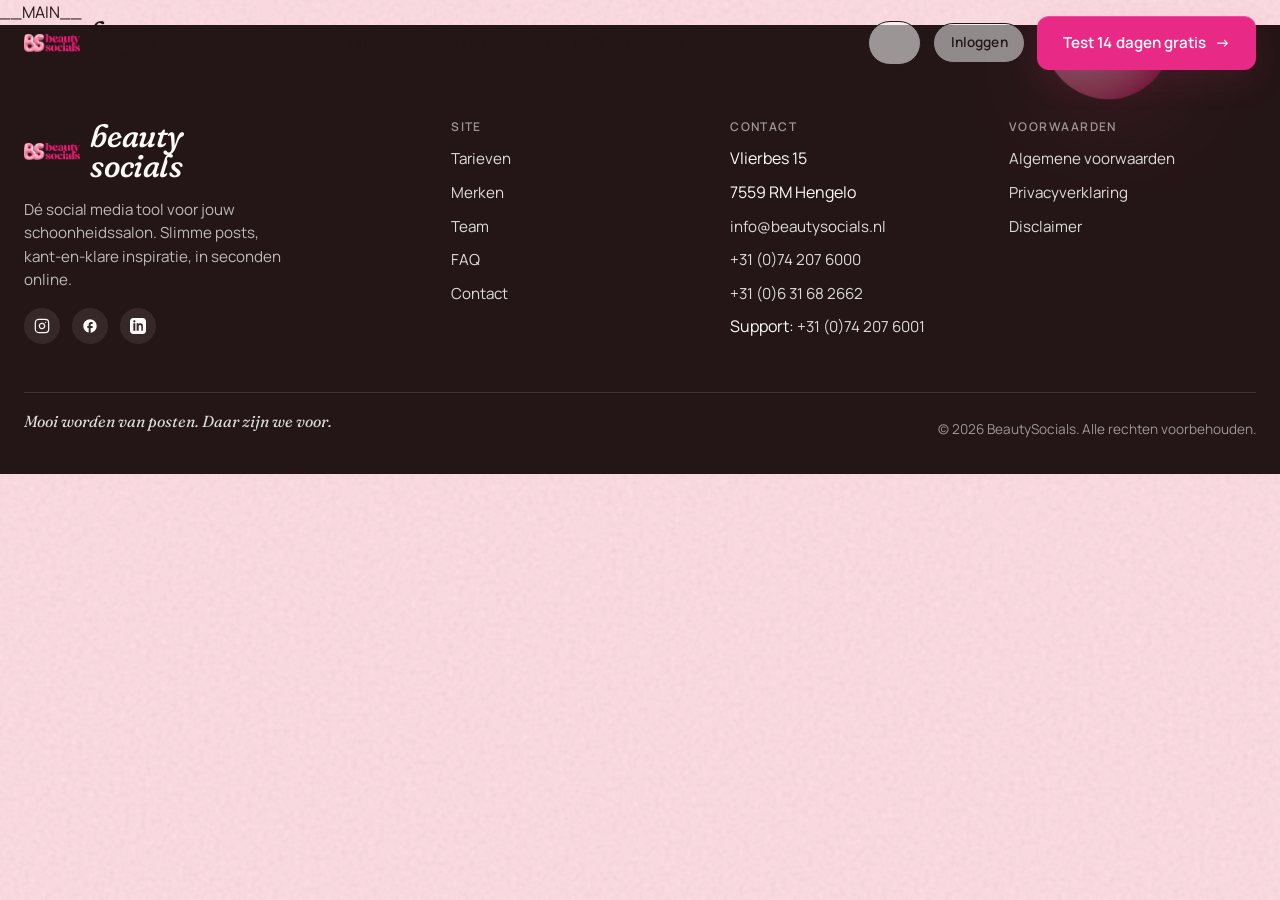
<file: _template.html>
<!doctype html>
<html lang="nl">
<head>
  <meta charset="utf-8" />
  <meta name="viewport" content="width=device-width, initial-scale=1" />
  <meta name="theme-color" content="#f4cad6" />
  <title>__TITLE__ — BeautySocials</title>
  <meta name="description" content="__DESCRIPTION__" />
  <link rel="icon" type="image/png" href="assets/images/logo-bs-roze.png" />
  <link rel="preconnect" href="https://fonts.googleapis.com" />
  <link rel="preconnect" href="https://fonts.gstatic.com" crossorigin />
  <link
    href="https://fonts.googleapis.com/css2?family=Fraunces:ital,opsz,wght,SOFT,WONK@0,9..144,300..900,30..100,0..1;1,9..144,300..900,30..100,0..1&family=Manrope:wght@400..800&display=swap"
    rel="stylesheet"
  />
  <link rel="stylesheet" href="assets/css/styles.css" />
  <script>document.documentElement.classList.add('js');</script>
</head>
<body>
  <header class="site-header">
    <div class="wrap nav-row">
      <a class="brand" href="index.html" aria-label="BeautySocials home">
        <img class="brand-logo" src="assets/images/logo-bs-roze.png" alt="" />
        <span class="brand-text">beauty<br />socials</span>
      </a>
      <nav class="nav-primary" aria-label="Hoofdnavigatie">
        <a href="tarieven.html" __ACTIVE_TARIEVEN__>Tarieven</a>
        <a href="merken.html" __ACTIVE_MERKEN__>Merken</a>
        <a href="team.html" __ACTIVE_TEAM__>Team</a>
        <a href="faq.html" __ACTIVE_FAQ__>FAQ</a>
        <a href="contact.html" __ACTIVE_CONTACT__>Contact</a>
      </nav>
      <div class="nav-cta">
        <a href="tel:+31742076000" class="btn btn-icon" aria-label="Bel ons">
          <svg width="18" height="18" viewBox="0 0 24 24" fill="none" stroke="currentColor" stroke-width="1.8" stroke-linecap="round" stroke-linejoin="round" aria-hidden="true">
            <path d="M22 16.92v3a2 2 0 0 1-2.18 2 19.79 19.79 0 0 1-8.63-3.07 19.5 19.5 0 0 1-6-6 19.79 19.79 0 0 1-3.07-8.67A2 2 0 0 1 4.11 2h3a2 2 0 0 1 2 1.72 12.84 12.84 0 0 0 .7 2.81 2 2 0 0 1-.45 2.11L8.09 9.91a16 16 0 0 0 6 6l1.27-1.27a2 2 0 0 1 2.11-.45 12.84 12.84 0 0 0 2.81.7A2 2 0 0 1 22 16.92z" />
          </svg>
        </a>
        <a href="contact.html#trial" class="btn btn-pill">Inloggen</a>
        <a href="contact.html#trial" class="btn btn-primary" data-magnetic>
          Test 14 dagen gratis
          <span class="btn-arrow">→</span>
        </a>
        <button class="nav-toggle" aria-label="Menu openen of sluiten" aria-expanded="false">
          <span></span><span></span><span></span>
        </button>
      </div>
    </div>
  </header>

  <div class="mobile-menu" aria-hidden="true">
    <a href="tarieven.html">Tarieven</a>
    <a href="merken.html">Merken</a>
    <a href="team.html">Team</a>
    <a href="faq.html">FAQ</a>
    <a href="contact.html">Contact</a>
    <div class="menu-cta">
      <a href="contact.html#trial" class="btn btn-pill">Inloggen</a>
      <a href="contact.html#trial" class="btn btn-primary">Test 14 dagen gratis</a>
    </div>
  </div>

  <main>
    __MAIN__
  </main>

  <footer class="site-footer">
    <span class="bubble footer-bubble float-c delay-2" data-bubble="blob" style="--rot:-12deg; width:140px; height:140px; top:-60px; right:8%; opacity:0.4;"></span>
    <div class="wrap">
      <div class="footer-grid">
        <div class="footer-brand">
          <a class="brand" href="index.html" aria-label="BeautySocials home">
            <img class="brand-logo" src="assets/images/logo-bs-roze.png" alt="" />
            <span class="brand-text" style="color: var(--paper);">beauty<br />socials</span>
          </a>
          <p>Dé social media tool voor jouw schoonheidssalon. Slimme posts, kant-en-klare inspiratie, in seconden online.</p>
          <div class="socials" aria-label="Volg ons">
            <a href="#" aria-label="Instagram" data-placeholder data-placeholder-message="Instagram komt binnenkort online">
              <svg viewBox="0 0 24 24" fill="none" stroke="currentColor" stroke-width="1.8" stroke-linecap="round" stroke-linejoin="round" aria-hidden="true"><rect x="2" y="2" width="20" height="20" rx="5" ry="5"/><path d="M16 11.37A4 4 0 1 1 12.63 8 4 4 0 0 1 16 11.37z"/><line x1="17.5" y1="6.5" x2="17.51" y2="6.5"/></svg>
            </a>
            <a href="#" aria-label="Facebook" data-placeholder data-placeholder-message="Facebook komt binnenkort online">
              <svg viewBox="0 0 24 24" fill="currentColor" aria-hidden="true"><path d="M22 12c0-5.52-4.48-10-10-10S2 6.48 2 12c0 4.84 3.44 8.87 8 9.8V15H8v-3h2V9.5C10 7.57 11.57 6 13.5 6H16v3h-2c-.55 0-1 .45-1 1v2h3v3h-3v6.95c5.05-.5 9-4.76 9-9.95z"/></svg>
            </a>
            <a href="#" aria-label="LinkedIn" data-placeholder data-placeholder-message="LinkedIn komt binnenkort online">
              <svg viewBox="0 0 24 24" fill="currentColor" aria-hidden="true"><path d="M19 0h-14c-2.76 0-5 2.24-5 5v14c0 2.76 2.24 5 5 5h14c2.76 0 5-2.24 5-5v-14c0-2.76-2.24-5-5-5zm-11 19h-3v-11h3v11zm-1.5-12.27c-.97 0-1.75-.79-1.75-1.76s.78-1.76 1.75-1.76 1.75.79 1.75 1.76-.78 1.76-1.75 1.76zm13.5 12.27h-3v-5.6c0-1.34-.03-3.07-1.87-3.07-1.87 0-2.16 1.46-2.16 2.97v5.7h-3v-11h2.88v1.5h.04c.4-.76 1.38-1.56 2.84-1.56 3.04 0 3.6 2 3.6 4.6v6.46z"/></svg>
            </a>
          </div>
        </div>
        <div class="footer-col">
          <h5>Site</h5>
          <ul>
            <li><a href="tarieven.html">Tarieven</a></li>
            <li><a href="merken.html">Merken</a></li>
            <li><a href="team.html">Team</a></li>
            <li><a href="faq.html">FAQ</a></li>
            <li><a href="contact.html">Contact</a></li>
          </ul>
        </div>
        <div class="footer-col">
          <h5>Contact</h5>
          <ul>
            <li>Vlierbes 15</li>
            <li>7559 RM Hengelo</li>
            <li><a href="mailto:info@beautysocials.nl">info@beautysocials.nl</a></li>
            <li><a href="tel:+31742076000">+31 (0)74 207 6000</a></li>
            <li><a href="tel:+31631682662">+31 (0)6 31 68 2662</a></li>
            <li>Support: <a href="tel:+31742076001">+31 (0)74 207 6001</a></li>
          </ul>
        </div>
        <div class="footer-col">
          <h5>Voorwaarden</h5>
          <ul>
            <li><a href="#" data-placeholder data-placeholder-message="Algemene voorwaarden pagina volgt binnenkort">Algemene voorwaarden</a></li>
            <li><a href="#" data-placeholder data-placeholder-message="Privacyverklaring pagina volgt binnenkort">Privacyverklaring</a></li>
            <li><a href="#" data-placeholder data-placeholder-message="Disclaimer pagina volgt binnenkort">Disclaimer</a></li>
          </ul>
        </div>
      </div>
      <div class="footer-bottom">
        <p class="one-liner">Mooi worden van posten. Daar zijn we voor.</p>
        <span>© 2026 BeautySocials. Alle rechten voorbehouden.</span>
      </div>
    </div>
  </footer>

  <script src="assets/js/main.js" defer></script>
</body>
</html>
</file>
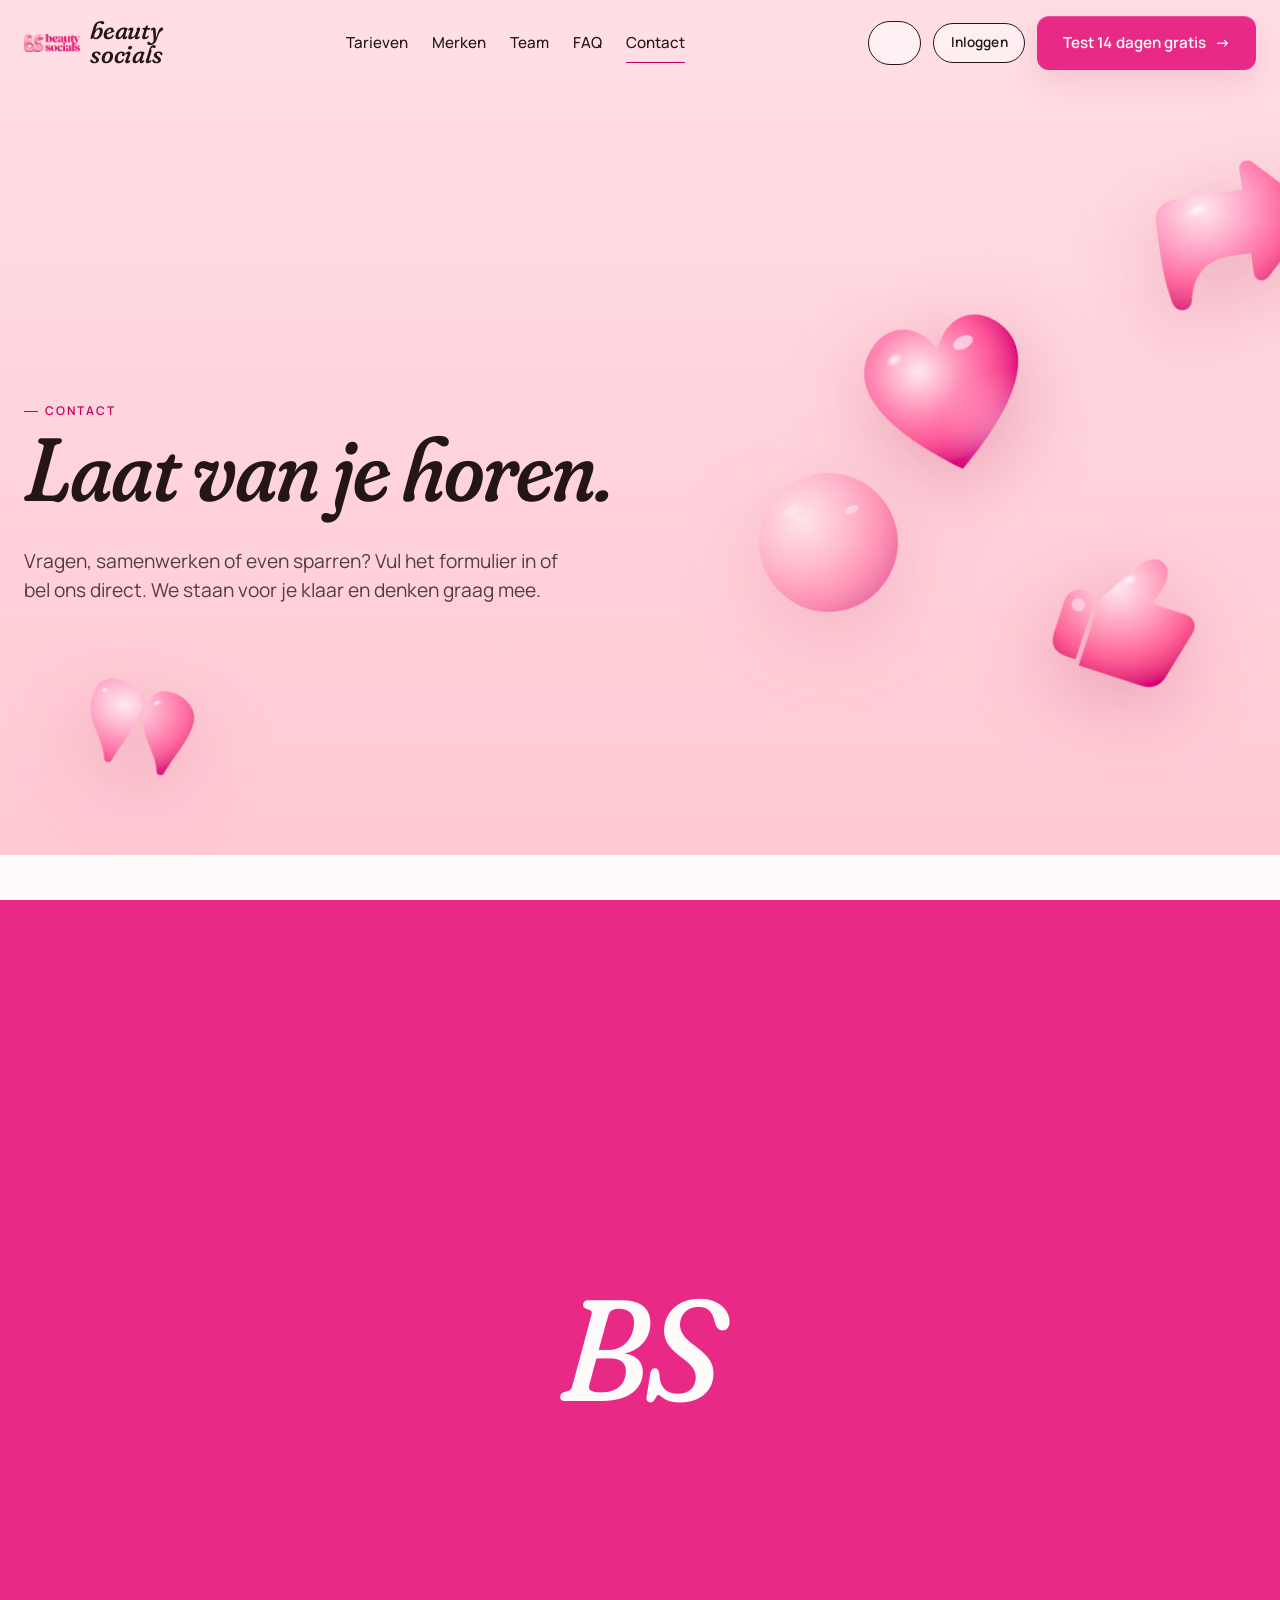
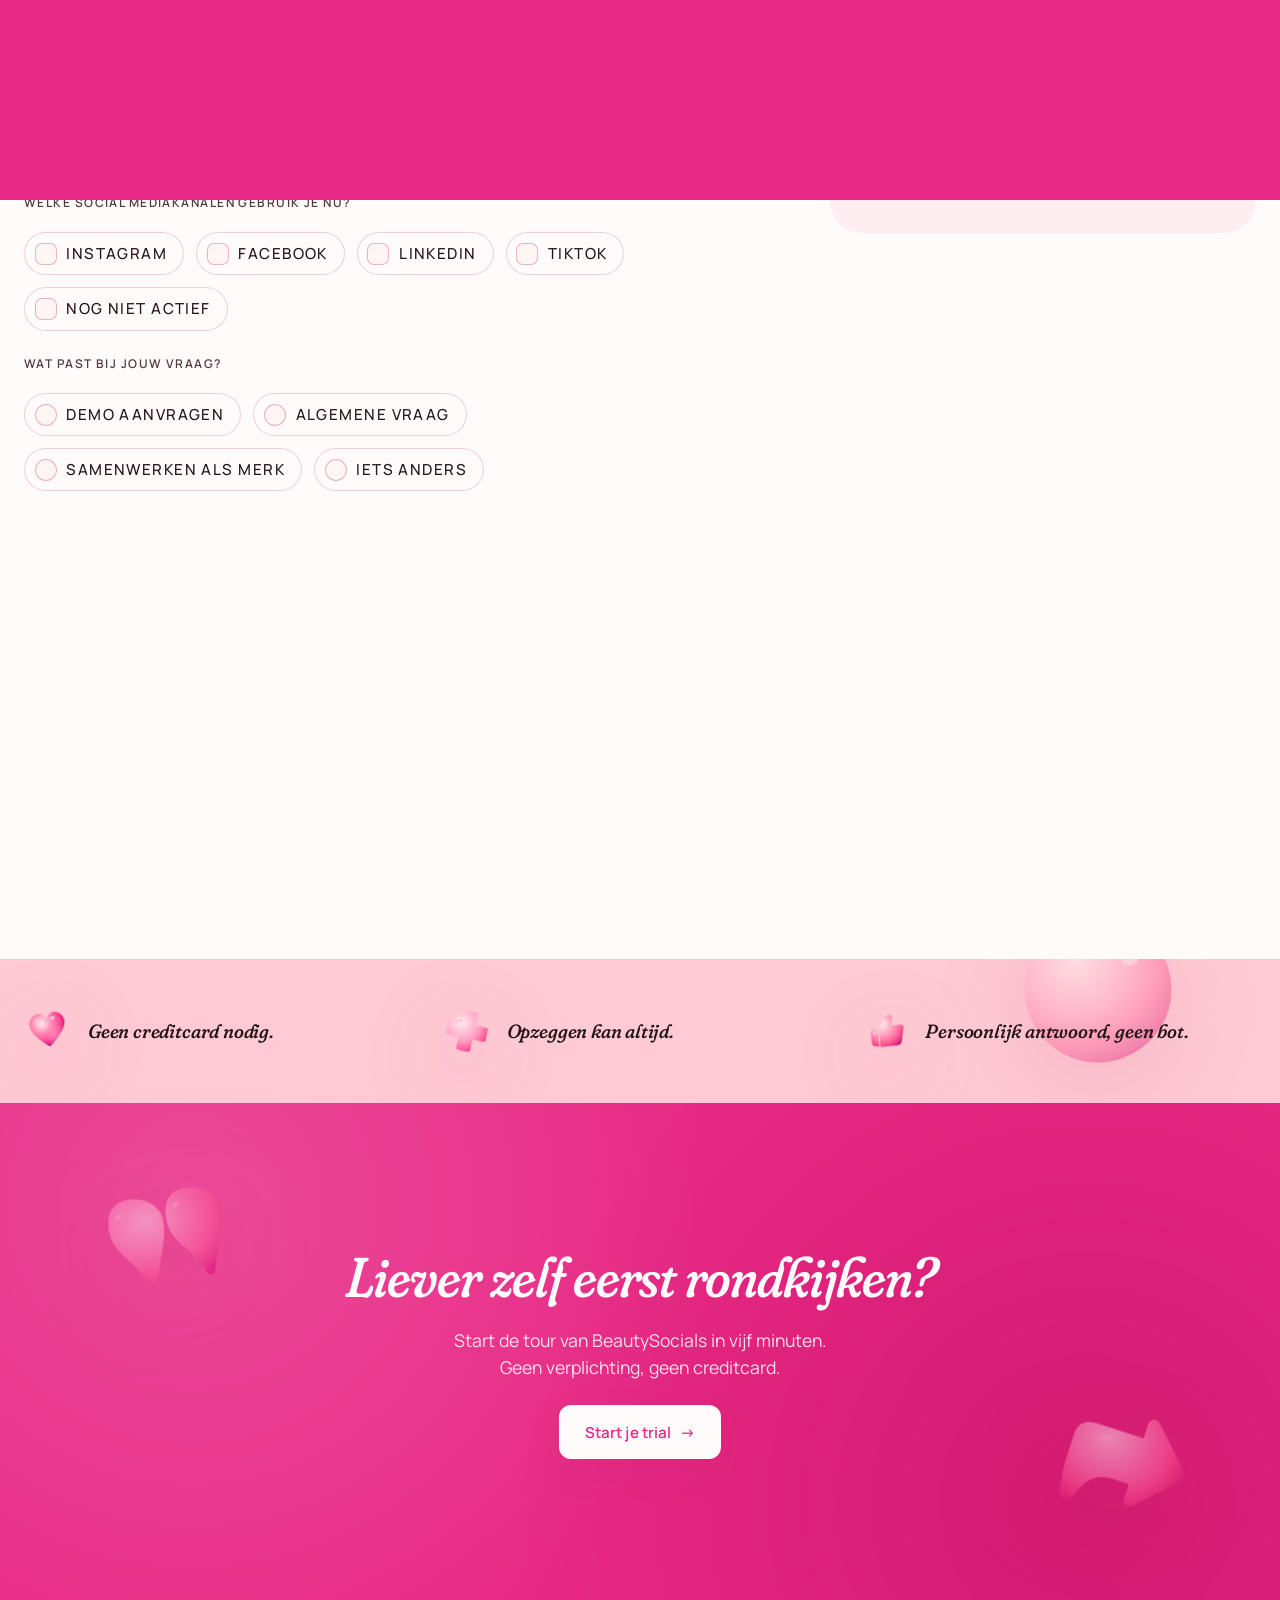
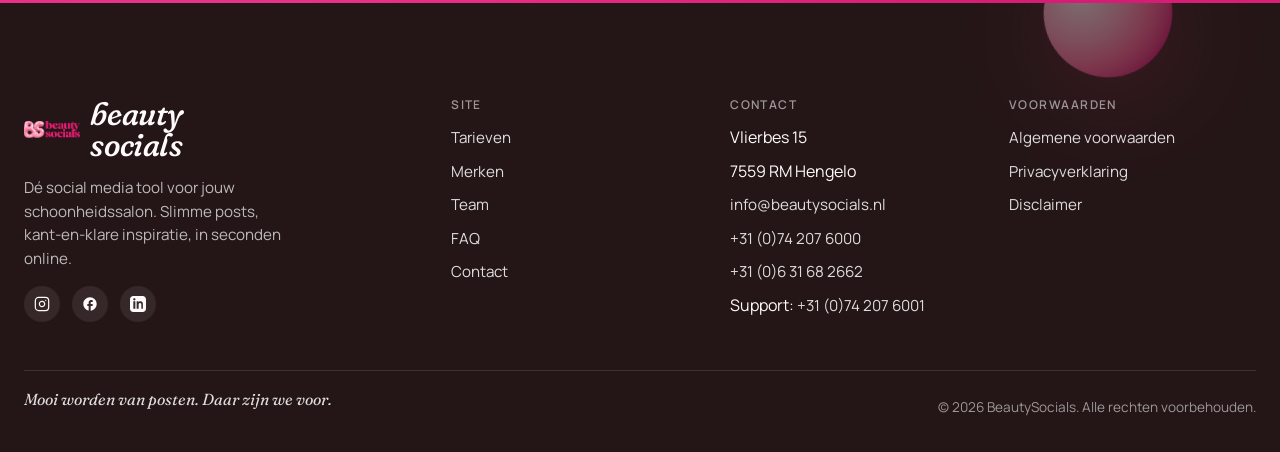
<file: contact.html>
<!doctype html>
<html lang="nl">
<head>
  <meta charset="utf-8" />
  <meta name="viewport" content="width=device-width, initial-scale=1" />
  <meta name="theme-color" content="#f4cad6" />
  <title>Contact · BeautySocials</title>
  <meta name="description" content="Vragen, samenwerken of even sparren? We staan voor je klaar." />
  <link rel="icon" type="image/png" href="assets/images/logo-bs-roze.png" />
  <link rel="preconnect" href="https://fonts.googleapis.com" />
  <link rel="preconnect" href="https://fonts.gstatic.com" crossorigin />
  <link
    href="https://fonts.googleapis.com/css2?family=Fraunces:ital,opsz,wght,SOFT,WONK@0,9..144,300..900,30..100,0..1;1,9..144,300..900,30..100,0..1&family=Manrope:wght@400..800&display=swap"
    rel="stylesheet"
  />
  <link rel="stylesheet" href="assets/css/styles.css" />
  <style>
    /* ============================================================
       Contact-specifiek
       ============================================================ */

    .contact-hero {
      padding: calc(var(--s-12) + 1rem) 0 var(--s-9);
      position: relative;
      overflow: hidden;
      background: linear-gradient(180deg, var(--blush-200) 0%, var(--blush-300) 100%);
    }

    .contact-hero-grid {
      display: grid;
      grid-template-columns: 1.15fr 0.85fr;
      gap: var(--s-7);
      align-items: center;
      position: relative;
      z-index: 5;
    }

    .contact-hero h1 {
      font-size: clamp(2.75rem, 7vw, 5.75rem);
      margin-bottom: var(--s-5);
      font-variation-settings: "opsz" 144, "SOFT" 100, "WONK" 1;
    }

    .contact-hero h1 .accent {
      color: var(--bs-pink);
    }

    .contact-hero .lead {
      max-width: 46ch;
      font-size: clamp(1.05rem, 1.5vw, 1.25rem);
    }

    .contact-hero-visual {
      position: relative;
      aspect-ratio: 1 / 1;
      min-height: 320px;
    }

    @media (max-width: 880px) {
      .contact-hero-grid {
        grid-template-columns: 1fr;
        gap: var(--s-6);
      }
      .contact-hero-visual {
        min-height: 280px;
        max-width: 460px;
        margin: 0 auto;
      }
    }

    /* Form sectie */
    .contact-section {
      padding: var(--s-10) 0 var(--s-11);
      position: relative;
    }

    .contact-grid {
      display: grid;
      grid-template-columns: 1.25fr 0.75fr;
      gap: var(--s-9);
      align-items: start;
    }

    @media (max-width: 920px) {
      .contact-grid {
        grid-template-columns: 1fr;
        gap: var(--s-8);
      }
    }

    /* Form-wrapper */
    .form-wrap {
      position: relative;
    }

    .form-intro {
      margin-bottom: var(--s-6);
    }

    .form-intro h2 {
      font-size: clamp(1.85rem, 3.6vw, 2.85rem);
      margin-bottom: var(--s-3);
    }

    .form-intro h2 .accent {
      color: var(--bs-pink);
    }

    .form-intro p {
      color: var(--ink-soft);
      font-size: 1.05rem;
      max-width: 42ch;
      margin: 0;
    }

    /* Drie-koloms rij voor adres */
    .form-row-three {
      display: grid;
      grid-template-columns: 2fr 1fr 1.5fr;
      gap: var(--s-4);
    }

    @media (max-width: 720px) {
      .form-row-three { grid-template-columns: 1fr; }
    }

    /* Required-asterisk */
    .field label .req {
      color: var(--bs-pink);
      margin-left: 0.25em;
    }

    /* Choice-blok (checkbox / radio) */
    .choice-field {
      gap: var(--s-3);
    }

    .choice-field .choice-label {
      font-size: var(--fs-xs);
      font-weight: 600;
      letter-spacing: 0.12em;
      text-transform: uppercase;
      color: var(--ink-soft);
    }

    .choice-grid {
      display: flex;
      flex-wrap: wrap;
      gap: var(--s-3);
      margin-top: var(--s-2);
    }

    .choice {
      display: inline-flex;
      align-items: center;
      gap: 0.6rem;
      cursor: pointer;
      padding: 0.55rem 1rem 0.55rem 0.6rem;
      border-radius: var(--r-pill);
      background: var(--paper);
      border: 1.5px solid oklch(0.55 0.18 4 / 0.22);
      transition: background var(--t-1) var(--ease-out), border-color var(--t-1) var(--ease-out), transform var(--t-1) var(--ease-out);
      user-select: none;
    }

    .choice:hover {
      border-color: var(--bs-pink);
      transform: translate3d(var(--mx, 0px), calc(var(--my, 0px) - 1px), 0);
    }

    .choice input[type="checkbox"],
    .choice input[type="radio"] {
      appearance: none;
      -webkit-appearance: none;
      width: 22px;
      height: 22px;
      margin: 0;
      flex-shrink: 0;
      background: var(--paper-warm);
      border: 1.5px solid oklch(0.55 0.18 4 / 0.35);
      cursor: pointer;
      transition: background var(--t-1) var(--ease-out), border-color var(--t-1) var(--ease-out);
      position: relative;
    }

    .choice input[type="checkbox"] {
      border-radius: 7px;
    }

    .choice input[type="radio"] {
      border-radius: 50%;
    }

    .choice input[type="checkbox"]:checked,
    .choice input[type="radio"]:checked {
      background: var(--bs-pink);
      border-color: var(--bs-pink);
    }

    .choice input[type="checkbox"]:checked::before {
      content: "";
      position: absolute;
      inset: 0;
      background-image: url("data:image/svg+xml;utf8,<svg xmlns='http://www.w3.org/2000/svg' viewBox='0 0 24 24' fill='none' stroke='white' stroke-width='3' stroke-linecap='round' stroke-linejoin='round'><polyline points='20 6 9 17 4 12'/></svg>");
      background-size: 14px 14px;
      background-repeat: no-repeat;
      background-position: center;
    }

    .choice input[type="radio"]:checked::before {
      content: "";
      position: absolute;
      top: 50%;
      left: 50%;
      width: 9px;
      height: 9px;
      background: var(--paper);
      border-radius: 50%;
      transform: translate(-50%, -50%);
    }

    .choice input:focus-visible {
      outline: 2px solid var(--bs-pink-deep);
      outline-offset: 2px;
    }

    .choice:has(input:checked) {
      background: oklch(0.92 0.08 6);
      border-color: var(--bs-pink);
    }

    .choice-text {
      font-size: 0.95rem;
      font-weight: 500;
      color: var(--ink);
    }

    /* Form-actions */
    .form-actions {
      display: flex;
      align-items: center;
      gap: var(--s-4);
      flex-wrap: wrap;
      margin-top: var(--s-4);
    }

    .form-disclaimer {
      font-size: 0.85rem;
      color: var(--mute);
      max-width: 48ch;
      font-style: italic;
      margin: 0;
    }

    /* Honeypot · onzichtbaar voor mensen, zichtbaar voor bots */
    .form-honeypot {
      position: absolute !important;
      left: -10000px !important;
      width: 1px;
      height: 1px;
      overflow: hidden;
    }

    /* Submit-state · verstuurd, fout, etc. */
    .form-status {
      margin-top: var(--s-4);
      font-size: 0.95rem;
      line-height: 1.5;
      max-width: 56ch;
      padding: var(--s-3) var(--s-4);
      border-radius: 14px;
      display: none;
    }
    .form-status[data-state="loading"] {
      display: block;
      color: var(--ink-soft);
      background: var(--blush-100);
    }
    .form-status[data-state="success"] {
      display: block;
      color: oklch(0.40 0.16 145);
      background: oklch(0.95 0.06 145 / 0.5);
      box-shadow: inset 0 0 0 1px oklch(0.62 0.18 145 / 0.30);
    }
    .form-status[data-state="error"] {
      display: block;
      color: oklch(0.45 0.20 28);
      background: oklch(0.95 0.05 28 / 0.5);
      box-shadow: inset 0 0 0 1px oklch(0.65 0.20 28 / 0.30);
    }

    .form[data-submitting="true"] button[type="submit"] {
      pointer-events: none;
      opacity: 0.7;
    }

    /* Contact-blok rechts */
    .contact-block {
      position: sticky;
      top: 110px;
      background: var(--blush-100);
      border-radius: var(--r-xl);
      padding: var(--s-7);
      position: relative;
      overflow: hidden;
    }

    @media (max-width: 920px) {
      .contact-block { position: static; }
    }

    .contact-block::before {
      content: "";
      position: absolute;
      top: -40px;
      right: -40px;
      width: 180px;
      height: 180px;
      background: radial-gradient(circle, oklch(0.62 0.23 358 / 0.08), transparent 70%);
      pointer-events: none;
    }

    .contact-block .eyebrow {
      margin-bottom: var(--s-3);
    }

    .contact-block h3 {
      font-size: clamp(1.65rem, 2.6vw, 2.15rem);
      margin-bottom: var(--s-5);
    }

    .contact-block h3 .accent {
      color: var(--bs-pink);
    }

    .contact-info {
      display: grid;
      gap: var(--s-5);
    }

    .contact-info-item {
      display: grid;
      gap: 0.3rem;
    }

    .contact-info-item h4 {
      font-family: var(--font-body);
      font-style: normal;
      font-weight: 600;
      font-size: var(--fs-xs);
      text-transform: uppercase;
      letter-spacing: 0.14em;
      color: var(--bs-pink-deep);
      margin: 0;
    }

    .contact-info-item p,
    .contact-info-item a {
      font-size: 1.02rem;
      color: var(--ink);
      margin: 0;
      max-width: none;
      line-height: 1.5;
    }

    .contact-info-item a {
      display: block;
      transition: color var(--t-1) var(--ease-out);
    }

    .contact-info-item a:hover {
      color: var(--bs-pink-deep);
    }

    .hours-block {
      margin-top: var(--s-6);
      padding-top: var(--s-5);
      border-top: 1px solid oklch(0.55 0.18 4 / 0.18);
      display: grid;
      gap: 0.4rem;
    }

    .hours-block h4 {
      font-family: var(--font-body);
      font-style: normal;
      font-weight: 600;
      font-size: var(--fs-xs);
      text-transform: uppercase;
      letter-spacing: 0.14em;
      color: var(--bs-pink-deep);
      margin: 0 0 0.3rem;
    }

    .hours-block p {
      margin: 0;
      font-size: 1.02rem;
      color: var(--ink);
    }

    .hours-block .response {
      font-family: var(--font-display);
      font-style: italic;
      font-variation-settings: "opsz" 24, "SOFT" 100;
      color: var(--ink-soft);
      font-size: 1.05rem;
      margin-top: 0.3rem;
    }

    .contact-block .socials {
      margin-top: var(--s-5);
      padding-top: var(--s-5);
      border-top: 1px solid oklch(0.55 0.18 4 / 0.18);
    }

    .contact-block .socials a {
      background: var(--paper);
      color: var(--ink);
      border: 1.5px solid oklch(0.55 0.18 4 / 0.18);
    }

    .contact-block .socials a:hover {
      background: var(--bs-pink);
      color: var(--paper);
      border-color: var(--bs-pink);
    }

    /* Trust-strook */
    .trust-strip {
      background: var(--blush-300);
      padding: var(--s-7) 0;
      position: relative;
      overflow: hidden;
    }

    .trust-grid {
      display: grid;
      grid-template-columns: repeat(3, 1fr);
      gap: var(--s-5);
      align-items: center;
      position: relative;
      z-index: 2;
    }

    @media (max-width: 720px) {
      .trust-grid {
        grid-template-columns: 1fr;
        gap: var(--s-4);
        text-align: left;
      }
    }

    .trust-item {
      display: flex;
      align-items: center;
      gap: var(--s-4);
    }

    .trust-icon {
      flex-shrink: 0;
      width: 48px;
      height: 48px;
      position: relative;
    }

    .trust-text {
      font-family: var(--font-display);
      font-style: italic;
      font-variation-settings: "opsz" 60, "SOFT" 100, "WONK" 1;
      font-weight: 500;
      font-size: 1.2rem;
      line-height: 1.15;
      color: var(--ink);
      letter-spacing: -0.01em;
    }

    /* CTA-balk */
    .last-cta {
      background: var(--bs-pink);
      color: var(--paper);
      padding: var(--s-10) 0;
      position: relative;
      overflow: hidden;
      text-align: center;
    }

    .last-cta::before {
      content: "";
      position: absolute;
      inset: 0;
      background:
        radial-gradient(circle at 15% 20%, oklch(1 0 0 / 0.15), transparent 45%),
        radial-gradient(circle at 85% 80%, oklch(0.45 0.25 0 / 0.4), transparent 50%);
      pointer-events: none;
    }

    .last-cta-inner {
      position: relative;
      z-index: 5;
      max-width: 38rem;
      margin: 0 auto;
    }

    .last-cta h2 {
      color: var(--paper);
      font-size: clamp(2rem, 5vw, 3.5rem);
      margin-bottom: var(--s-4);
    }

    .last-cta p {
      color: oklch(1 0 0 / 0.85);
      max-width: 36ch;
      margin: 0 auto var(--s-5);
      font-size: 1.1rem;
    }

    .last-cta .btn-paper {
      background: var(--paper);
      color: var(--bs-pink);
      box-shadow: var(--shadow-2);
    }

    .last-cta .btn-paper:hover {
      background: var(--ink);
      color: var(--paper);
      transform: translate3d(var(--mx, 0px), calc(var(--my, 0px) - 2px), 0) scale(1.02);
      box-shadow: var(--shadow-3);
    }
  </style>
  <script>document.documentElement.classList.add('js');</script>
</head>
<body>
  <header class="site-header">
    <div class="wrap nav-row">
      <a class="brand" href="index.html" aria-label="BeautySocials home">
        <img class="brand-logo" src="assets/images/logo-bs-roze.png" alt="" />
        <span class="brand-text">beauty<br />socials</span>
      </a>
      <nav class="nav-primary" aria-label="Hoofdnavigatie">
        <a href="tarieven.html">Tarieven</a>
        <a href="merken.html">Merken</a>
        <a href="team.html">Team</a>
        <a href="faq.html">FAQ</a>
        <a href="contact.html" class="is-active">Contact</a>
      </nav>
      <div class="nav-cta">
        <a href="tel:+31742076000" class="btn btn-icon" aria-label="Bel ons">
          <svg width="18" height="18" viewBox="0 0 24 24" fill="none" stroke="currentColor" stroke-width="1.8" stroke-linecap="round" stroke-linejoin="round" aria-hidden="true">
            <path d="M22 16.92v3a2 2 0 0 1-2.18 2 19.79 19.79 0 0 1-8.63-3.07 19.5 19.5 0 0 1-6-6 19.79 19.79 0 0 1-3.07-8.67A2 2 0 0 1 4.11 2h3a2 2 0 0 1 2 1.72 12.84 12.84 0 0 0 .7 2.81 2 2 0 0 1-.45 2.11L8.09 9.91a16 16 0 0 0 6 6l1.27-1.27a2 2 0 0 1 2.11-.45 12.84 12.84 0 0 0 2.81.7A2 2 0 0 1 22 16.92z" />
          </svg>
        </a>
        <a href="contact.html#trial" class="btn btn-pill">Inloggen</a>
        <a href="contact.html#trial" class="btn btn-primary" data-magnetic>
          Test 14 dagen gratis
          <span class="btn-arrow">→</span>
        </a>
        <button class="nav-toggle" aria-label="Menu openen of sluiten" aria-expanded="false">
          <span></span><span></span><span></span>
        </button>
      </div>
    </div>
  </header>

  <div class="mobile-menu" aria-hidden="true">
    <a href="tarieven.html">Tarieven</a>
    <a href="merken.html">Merken</a>
    <a href="team.html">Team</a>
    <a href="faq.html">FAQ</a>
    <a href="contact.html">Contact</a>
    <div class="menu-cta">
      <a href="contact.html#trial" class="btn btn-pill">Inloggen</a>
      <a href="contact.html#trial" class="btn btn-primary">Test 14 dagen gratis</a>
    </div>
  </div>

  <main>
    <section class="contact-hero" data-hero-enter>
      <span class="bubble float-a delay-1" data-bubble="arrow" data-parallax="0.12" style="--rot:-8deg; width:200px; height:200px; top:18%; right:-4%; opacity:0.92;"></span>
      <span class="bubble float-c delay-3" data-bubble="quote" data-parallax="0.08" style="--rot:14deg; width:120px; height:120px; bottom:8%; left:6%; opacity:0.85;"></span>

      <div class="wrap">
        <div class="contact-hero-grid">
          <div>
            <span class="eyebrow" data-hero-eyebrow>Contact</span>
            <h1 data-hero-title data-split>Laat van je <span class="accent">horen.</span></h1>
            <p class="lead" data-hero-lead>
              Vragen, samenwerken of even sparren? Vul het formulier in of bel ons direct.
              We staan voor je klaar en denken graag mee.
            </p>
          </div>
          <div class="contact-hero-visual" data-hero-visual aria-hidden="true">
            <span class="bubble float-b" data-bubble="heart" style="--rot:-12deg; width:42%; height:42%; top:8%; left:18%;"></span>
            <span class="bubble float-a delay-2" data-bubble="thumb" style="--rot:18deg; width:38%; height:38%; bottom:10%; right:8%;"></span>
            <span class="bubble float-c delay-4" data-bubble="blob" style="--rot:-6deg; width:30%; height:30%; top:42%; left:0%; opacity:0.55;"></span>
          </div>
        </div>
      </div>
    </section>

    <section class="contact-section bg-paper">
      <div class="wrap">
        <div class="contact-grid">
          <div class="form-wrap">
            <div class="form-intro" data-reveal>
              <span class="eyebrow">Stuur een bericht</span>
              <h2>Vertel ons wat je <span class="accent">nodig hebt.</span></h2>
              <p>Hoe meer je deelt, hoe gerichter we kunnen reageren. Een korte vraag mag ook prima.</p>
            </div>

            <form
              id="trial"
              class="form"
              data-form="contact"
              data-reveal-stagger
              novalidate
            >
              <div class="form-row">
                <div class="field">
                  <label for="voornaam">Voornaam <span class="req" aria-hidden="true">*</span></label>
                  <input type="text" id="voornaam" name="Voornaam" autocomplete="given-name" required />
                </div>
                <div class="field">
                  <label for="achternaam">Achternaam <span class="req" aria-hidden="true">*</span></label>
                  <input type="text" id="achternaam" name="Achternaam" autocomplete="family-name" required />
                </div>
              </div>

              <div class="form-row">
                <div class="field">
                  <label for="email">E-mailadres <span class="req" aria-hidden="true">*</span></label>
                  <input type="email" id="email" name="E-mail" autocomplete="email" required />
                </div>
                <div class="field">
                  <label for="telefoon">Telefoonnummer</label>
                  <input type="tel" id="telefoon" name="Telefoon" autocomplete="tel" />
                </div>
              </div>

              <div class="field">
                <label for="salon">Naam van je salon <span class="req" aria-hidden="true">*</span></label>
                <input type="text" id="salon" name="Salon" autocomplete="organization" required />
              </div>

              <div class="field">
                <label for="adres">Adres salon</label>
                <input type="text" id="adres" name="Adres" autocomplete="street-address" />
              </div>

              <div class="form-row">
                <div class="field">
                  <label for="postcode">Postcode</label>
                  <input type="text" id="postcode" name="Postcode" autocomplete="postal-code" />
                </div>
                <div class="field">
                  <label for="plaats">Plaats</label>
                  <input type="text" id="plaats" name="Plaats" autocomplete="address-level2" />
                </div>
              </div>

              <div class="field">
                <label for="merken">Met welke merken werk je en verkoop je?</label>
                <textarea id="merken" name="Merken" rows="3" placeholder="Bijvoorbeeld: Babor, Comfort Zone, Cinq Mondes…"></textarea>
              </div>

              <div class="field choice-field">
                <span class="choice-label">Welke social mediakanalen gebruik je nu?</span>
                <div class="choice-grid" role="group" aria-label="Social mediakanalen">
                  <label class="choice">
                    <input type="checkbox" name="Social-Instagram" value="Instagram" />
                    <span class="choice-text">Instagram</span>
                  </label>
                  <label class="choice">
                    <input type="checkbox" name="Social-Facebook" value="Facebook" />
                    <span class="choice-text">Facebook</span>
                  </label>
                  <label class="choice">
                    <input type="checkbox" name="Social-LinkedIn" value="LinkedIn" />
                    <span class="choice-text">LinkedIn</span>
                  </label>
                  <label class="choice">
                    <input type="checkbox" name="Social-TikTok" value="TikTok" />
                    <span class="choice-text">TikTok</span>
                  </label>
                  <label class="choice">
                    <input type="checkbox" name="Social-Geen" value="Geen" />
                    <span class="choice-text">Nog niet actief</span>
                  </label>
                </div>
              </div>

              <div class="field choice-field">
                <span class="choice-label">Wat past bij jouw vraag?</span>
                <div class="choice-grid" role="radiogroup" aria-label="Reden van contact">
                  <label class="choice">
                    <input type="radio" name="Reden" value="Demo aanvragen" />
                    <span class="choice-text">Demo aanvragen</span>
                  </label>
                  <label class="choice">
                    <input type="radio" name="Reden" value="Algemene vraag" />
                    <span class="choice-text">Algemene vraag</span>
                  </label>
                  <label class="choice">
                    <input type="radio" name="Reden" value="Samenwerken als merk" />
                    <span class="choice-text">Samenwerken als merk</span>
                  </label>
                  <label class="choice">
                    <input type="radio" name="Reden" value="Anders" />
                    <span class="choice-text">Iets anders</span>
                  </label>
                </div>
              </div>

              <div class="field">
                <label for="bericht">Je vraag of bericht <span class="req" aria-hidden="true">*</span></label>
                <textarea id="bericht" name="Bericht" rows="5" placeholder="Schrijf hier waar we je mee mogen helpen…" required></textarea>
              </div>

              <!-- Honeypot tegen botspam · niet voor mensen -->
              <div class="form-honeypot" aria-hidden="true">
                <label for="bevestiging">Laat dit veld leeg</label>
                <input type="text" id="bevestiging" name="bevestiging" tabindex="-1" autocomplete="off" />
              </div>

              <div class="form-actions">
                <button type="submit" class="btn btn-primary" data-magnetic>
                  <span class="btn-label">Verstuur</span>
                  <span class="btn-arrow">→</span>
                </button>
                <p class="form-disclaimer">
                  We sturen geen nieuwsbrief en geen ongevraagde mail. Je gegevens gebruiken we alleen voor je vraag.
                </p>
              </div>

              <div class="form-status" data-form-status role="status" aria-live="polite"></div>
            </form>
          </div>

          <aside class="contact-block" data-reveal>
            <span class="eyebrow">Direct contact</span>
            <h3>Liever <span class="accent">bellen</span> of mailen?</h3>

            <div class="contact-info">
              <div class="contact-info-item">
                <h4>Algemeen</h4>
                <a href="tel:+31742076000">+31 (0)74 207 6000</a>
                <a href="tel:+31631682662">+31 (0)6 31 68 2662</a>
              </div>
              <div class="contact-info-item">
                <h4>Support</h4>
                <a href="tel:+31742076001">+31 (0)74 207 6001</a>
              </div>
              <div class="contact-info-item">
                <h4>E-mail</h4>
                <a href="mailto:info@beautysocials.nl">info@beautysocials.nl</a>
              </div>
              <div class="contact-info-item">
                <h4>Bezoekadres</h4>
                <p>Vlierbes 15<br />7559 RM Hengelo</p>
              </div>
            </div>

            <div class="hours-block">
              <h4>Openingstijden</h4>
              <p>Maandag tot en met vrijdag, 09:00 tot 17:00</p>
              <p class="response">We reageren meestal binnen één werkdag.</p>
            </div>

            <div class="socials" aria-label="Volg ons">
              <a href="#" aria-label="Instagram" data-placeholder data-placeholder-message="Instagram komt binnenkort online">
                <svg viewBox="0 0 24 24" fill="none" stroke="currentColor" stroke-width="1.8" stroke-linecap="round" stroke-linejoin="round" aria-hidden="true"><rect x="2" y="2" width="20" height="20" rx="5" ry="5"/><path d="M16 11.37A4 4 0 1 1 12.63 8 4 4 0 0 1 16 11.37z"/><line x1="17.5" y1="6.5" x2="17.51" y2="6.5"/></svg>
              </a>
              <a href="#" aria-label="Facebook" data-placeholder data-placeholder-message="Facebook komt binnenkort online">
                <svg viewBox="0 0 24 24" fill="currentColor" aria-hidden="true"><path d="M22 12c0-5.52-4.48-10-10-10S2 6.48 2 12c0 4.84 3.44 8.87 8 9.8V15H8v-3h2V9.5C10 7.57 11.57 6 13.5 6H16v3h-2c-.55 0-1 .45-1 1v2h3v3h-3v6.95c5.05-.5 9-4.76 9-9.95z"/></svg>
              </a>
              <a href="#" aria-label="LinkedIn" data-placeholder data-placeholder-message="LinkedIn komt binnenkort online">
                <svg viewBox="0 0 24 24" fill="currentColor" aria-hidden="true"><path d="M19 0h-14c-2.76 0-5 2.24-5 5v14c0 2.76 2.24 5 5 5h14c2.76 0 5-2.24 5-5v-14c0-2.76-2.24-5-5-5zm-11 19h-3v-11h3v11zm-1.5-12.27c-.97 0-1.75-.79-1.75-1.76s.78-1.76 1.75-1.76 1.75.79 1.75 1.76-.78 1.76-1.75 1.76zm13.5 12.27h-3v-5.6c0-1.34-.03-3.07-1.87-3.07-1.87 0-2.16 1.46-2.16 2.97v5.7h-3v-11h2.88v1.5h.04c.4-.76 1.38-1.56 2.84-1.56 3.04 0 3.6 2 3.6 4.6v6.46z"/></svg>
              </a>
            </div>
          </aside>
        </div>
      </div>
    </section>

    <section class="trust-strip">
      <span class="bubble float-b delay-3" data-bubble="blob" data-parallax="0.06" style="--rot:8deg; width:160px; height:160px; top:-50px; right:8%; opacity:0.45;"></span>

      <div class="wrap">
        <div class="trust-grid" data-reveal-stagger>
          <div class="trust-item">
            <span class="trust-icon bubble" data-bubble="heart" style="--rot:-8deg;"></span>
            <span class="trust-text">Geen creditcard nodig.</span>
          </div>
          <div class="trust-item">
            <span class="trust-icon bubble" data-bubble="plus" style="--rot:12deg;"></span>
            <span class="trust-text">Opzeggen kan altijd.</span>
          </div>
          <div class="trust-item">
            <span class="trust-icon bubble" data-bubble="thumb" style="--rot:-6deg;"></span>
            <span class="trust-text">Persoonlijk antwoord, geen bot.</span>
          </div>
        </div>
      </div>
    </section>

    <section class="last-cta">
      <span class="bubble float-a delay-1" data-bubble="quote" data-parallax="0.08" style="--rot:-12deg; width:130px; height:130px; top:14%; left:8%; opacity:0.45;"></span>
      <span class="bubble float-c delay-2" data-bubble="arrow" data-parallax="0.1" style="--rot:18deg; width:150px; height:150px; bottom:10%; right:7%; opacity:0.5;"></span>

      <div class="wrap">
        <div class="last-cta-inner" data-reveal>
          <h2>Liever zelf eerst <span class="serif italic">rondkijken?</span></h2>
          <p>Start de tour van BeautySocials in vijf minuten. Geen verplichting, geen creditcard.</p>
          <a href="#trial" class="btn btn-paper" data-magnetic>
            Start je trial
            <span class="btn-arrow">→</span>
          </a>
        </div>
      </div>
    </section>
  </main>

  <footer class="site-footer">
    <span class="bubble footer-bubble float-c delay-2" data-bubble="blob" style="--rot:-12deg; width:140px; height:140px; top:-60px; right:8%; opacity:0.4;"></span>
    <div class="wrap">
      <div class="footer-grid">
        <div class="footer-brand">
          <a class="brand" href="index.html" aria-label="BeautySocials home">
            <img class="brand-logo" src="assets/images/logo-bs-roze.png" alt="" />
            <span class="brand-text" style="color: var(--paper);">beauty<br />socials</span>
          </a>
          <p>Dé social media tool voor jouw schoonheidssalon. Slimme posts, kant-en-klare inspiratie, in seconden online.</p>
          <div class="socials" aria-label="Volg ons">
            <a href="#" aria-label="Instagram" data-placeholder data-placeholder-message="Instagram komt binnenkort online">
              <svg viewBox="0 0 24 24" fill="none" stroke="currentColor" stroke-width="1.8" stroke-linecap="round" stroke-linejoin="round" aria-hidden="true"><rect x="2" y="2" width="20" height="20" rx="5" ry="5"/><path d="M16 11.37A4 4 0 1 1 12.63 8 4 4 0 0 1 16 11.37z"/><line x1="17.5" y1="6.5" x2="17.51" y2="6.5"/></svg>
            </a>
            <a href="#" aria-label="Facebook" data-placeholder data-placeholder-message="Facebook komt binnenkort online">
              <svg viewBox="0 0 24 24" fill="currentColor" aria-hidden="true"><path d="M22 12c0-5.52-4.48-10-10-10S2 6.48 2 12c0 4.84 3.44 8.87 8 9.8V15H8v-3h2V9.5C10 7.57 11.57 6 13.5 6H16v3h-2c-.55 0-1 .45-1 1v2h3v3h-3v6.95c5.05-.5 9-4.76 9-9.95z"/></svg>
            </a>
            <a href="#" aria-label="LinkedIn" data-placeholder data-placeholder-message="LinkedIn komt binnenkort online">
              <svg viewBox="0 0 24 24" fill="currentColor" aria-hidden="true"><path d="M19 0h-14c-2.76 0-5 2.24-5 5v14c0 2.76 2.24 5 5 5h14c2.76 0 5-2.24 5-5v-14c0-2.76-2.24-5-5-5zm-11 19h-3v-11h3v11zm-1.5-12.27c-.97 0-1.75-.79-1.75-1.76s.78-1.76 1.75-1.76 1.75.79 1.75 1.76-.78 1.76-1.75 1.76zm13.5 12.27h-3v-5.6c0-1.34-.03-3.07-1.87-3.07-1.87 0-2.16 1.46-2.16 2.97v5.7h-3v-11h2.88v1.5h.04c.4-.76 1.38-1.56 2.84-1.56 3.04 0 3.6 2 3.6 4.6v6.46z"/></svg>
            </a>
          </div>
        </div>
        <div class="footer-col">
          <h5>Site</h5>
          <ul>
            <li><a href="tarieven.html">Tarieven</a></li>
            <li><a href="merken.html">Merken</a></li>
            <li><a href="team.html">Team</a></li>
            <li><a href="faq.html">FAQ</a></li>
            <li><a href="contact.html">Contact</a></li>
          </ul>
        </div>
        <div class="footer-col">
          <h5>Contact</h5>
          <ul>
            <li>Vlierbes 15</li>
            <li>7559 RM Hengelo</li>
            <li><a href="mailto:info@beautysocials.nl">info@beautysocials.nl</a></li>
            <li><a href="tel:+31742076000">+31 (0)74 207 6000</a></li>
            <li><a href="tel:+31631682662">+31 (0)6 31 68 2662</a></li>
            <li>Support: <a href="tel:+31742076001">+31 (0)74 207 6001</a></li>
          </ul>
        </div>
        <div class="footer-col">
          <h5>Voorwaarden</h5>
          <ul>
            <li><a href="#" data-placeholder data-placeholder-message="Algemene voorwaarden pagina volgt binnenkort">Algemene voorwaarden</a></li>
            <li><a href="#" data-placeholder data-placeholder-message="Privacyverklaring pagina volgt binnenkort">Privacyverklaring</a></li>
            <li><a href="#" data-placeholder data-placeholder-message="Disclaimer pagina volgt binnenkort">Disclaimer</a></li>
          </ul>
        </div>
      </div>
      <div class="footer-bottom">
        <p class="one-liner">Mooi worden van posten. Daar zijn we voor.</p>
        <span>© 2026 BeautySocials. Alle rechten voorbehouden.</span>
      </div>
    </div>
  </footer>

  <script src="assets/js/main.js" defer></script>

  <!-- Contact-formulier · post naar Supabase -->
  <script>
    (function () {
      const SUPABASE_URL = 'https://owlylbyjembocgxkjbao.supabase.co';
      const SUPABASE_KEY = 'sb_publishable_CryPoxdNdIF6CXBUiA-_tQ_GrZOfDnA';

      const form = document.getElementById('trial');
      if (!form) return;
      const status = form.querySelector('[data-form-status]');
      const submit = form.querySelector('button[type="submit"]');
      const submitLabel = submit && submit.querySelector('.btn-label');

      const setStatus = (state, msg) => {
        if (!status) return;
        if (state) status.dataset.state = state; else delete status.dataset.state;
        status.textContent = msg || '';
      };

      const trim = (v) => (v == null ? '' : String(v).trim());
      const orNull = (v) => {
        const t = trim(v);
        return t.length ? t : null;
      };

      const collectSocials = () => {
        const names = ['Instagram', 'Facebook', 'LinkedIn', 'TikTok', 'Geen'];
        return names.filter((n) => {
          const el = form.elements.namedItem(`Social-${n}`);
          return el && el.checked;
        });
      };

      form.addEventListener('submit', async (e) => {
        e.preventDefault();
        if (form.dataset.submitting === 'true') return;

        // Honeypot · gevuld = bot
        const honeypot = form.elements.namedItem('bevestiging');
        if (honeypot && honeypot.value) {
          setStatus('success', 'Bedankt! Je bericht is verstuurd. We reageren binnen één werkdag.');
          form.reset();
          return;
        }

        // Native validatie (we hebben novalidate gezet voor custom UX)
        if (!form.checkValidity()) {
          form.reportValidity();
          return;
        }

        const fd = new FormData(form);
        const payload = {
          voornaam: trim(fd.get('Voornaam')),
          achternaam: trim(fd.get('Achternaam')),
          email: trim(fd.get('E-mail')),
          telefoon: orNull(fd.get('Telefoon')),
          salon: trim(fd.get('Salon')),
          adres: orNull(fd.get('Adres')),
          postcode: orNull(fd.get('Postcode')),
          plaats: orNull(fd.get('Plaats')),
          merken: orNull(fd.get('Merken')),
          socials: collectSocials(),
          reden: orNull(fd.get('Reden')),
          bericht: trim(fd.get('Bericht')),
          source: 'contact',
          user_agent: (navigator.userAgent || '').slice(0, 400),
        };

        form.dataset.submitting = 'true';
        if (submit) submit.disabled = true;
        if (submitLabel) submitLabel.textContent = 'Versturen…';
        setStatus('loading', 'Bezig met versturen…');

        try {
          const res = await fetch(`${SUPABASE_URL}/rest/v1/contact_submissions`, {
            method: 'POST',
            headers: {
              'apikey': SUPABASE_KEY,
              'Authorization': `Bearer ${SUPABASE_KEY}`,
              'Content-Type': 'application/json',
              'Prefer': 'return=minimal',
            },
            body: JSON.stringify(payload),
          });
          if (!res.ok) {
            const body = await res.text().catch(() => '');
            throw new Error(`HTTP ${res.status} ${body.slice(0, 200)}`);
          }
          setStatus('success', 'Bedankt! Je bericht is verstuurd. We reageren binnen één werkdag.');
          form.reset();
        } catch (err) {
          console.error('[contact] submit faalde:', err);
          setStatus('error', 'Er ging iets mis bij het versturen. Probeer het opnieuw of mail rechtstreeks naar arjan@iam-marketing.nl.');
        } finally {
          form.dataset.submitting = 'false';
          if (submit) submit.disabled = false;
          if (submitLabel) submitLabel.textContent = 'Verstuur';
        }
      });
    })();
  </script>
</body>
</html>
</file>
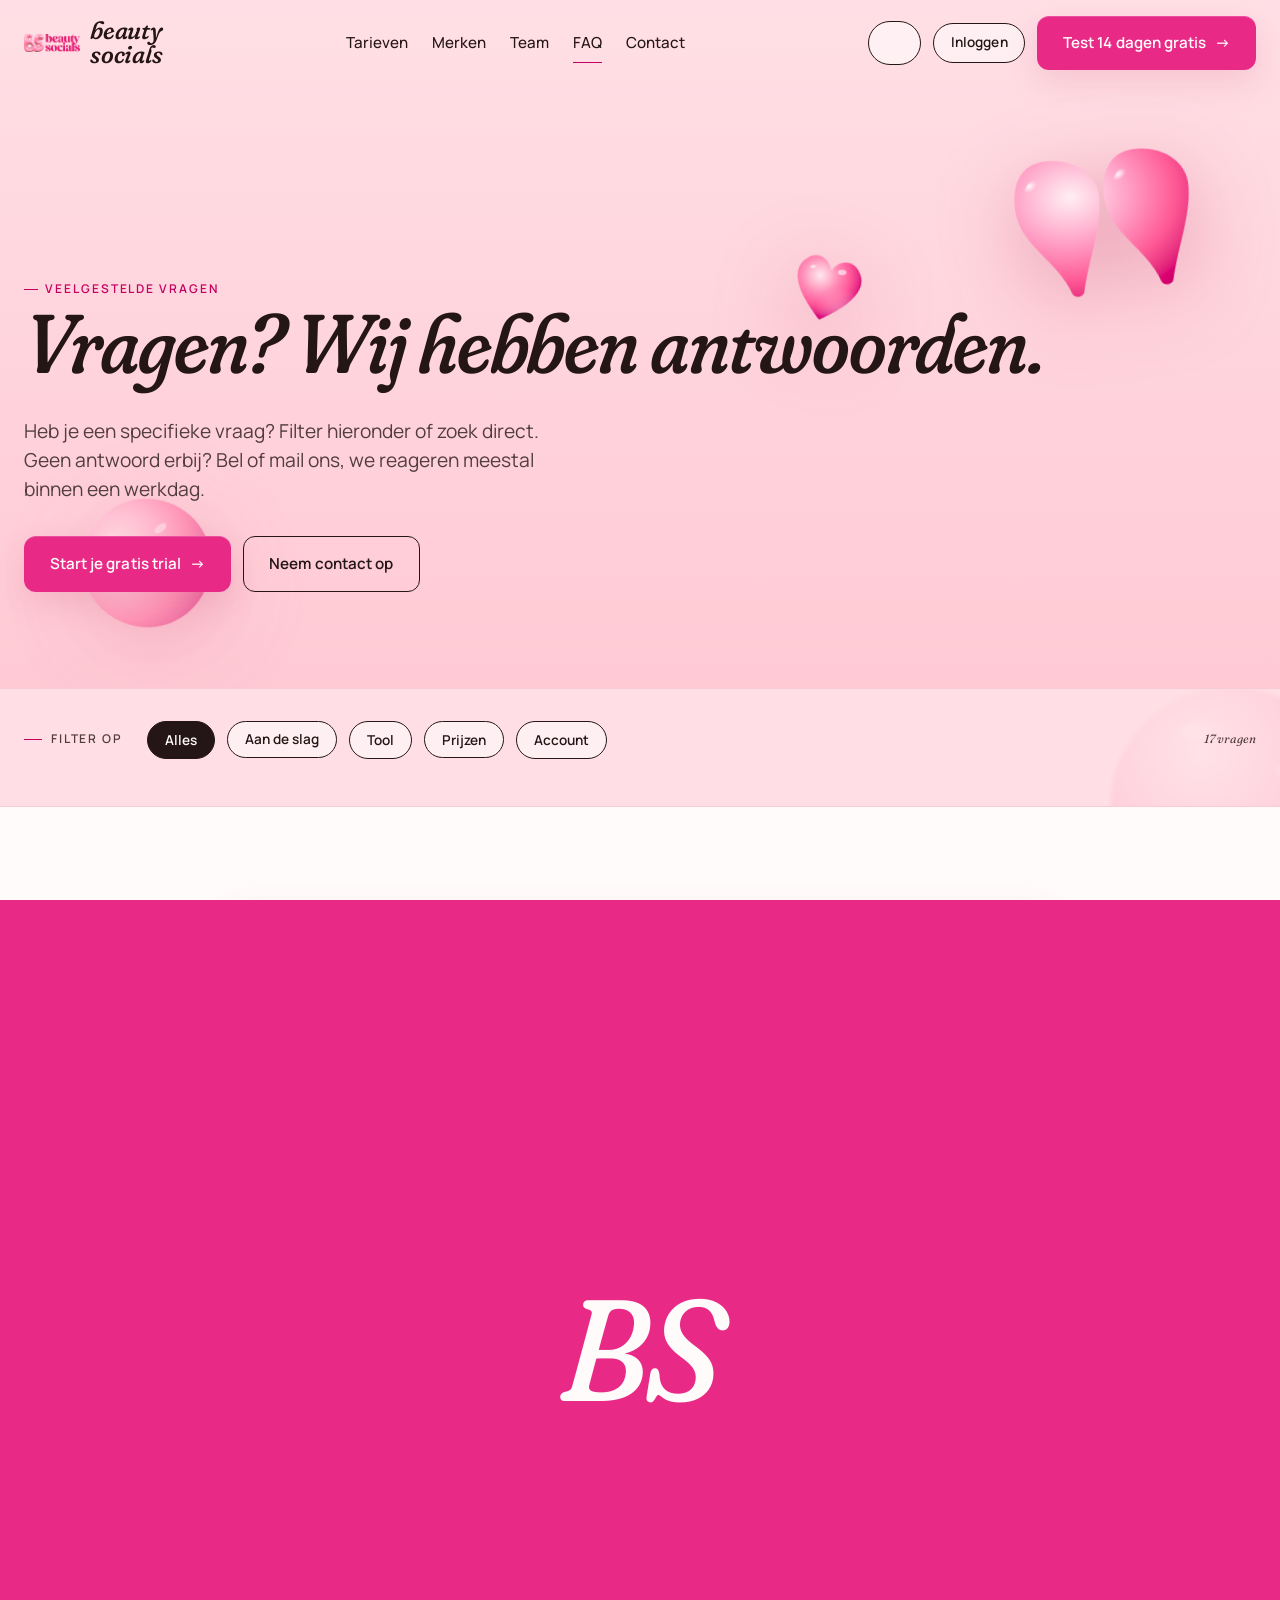
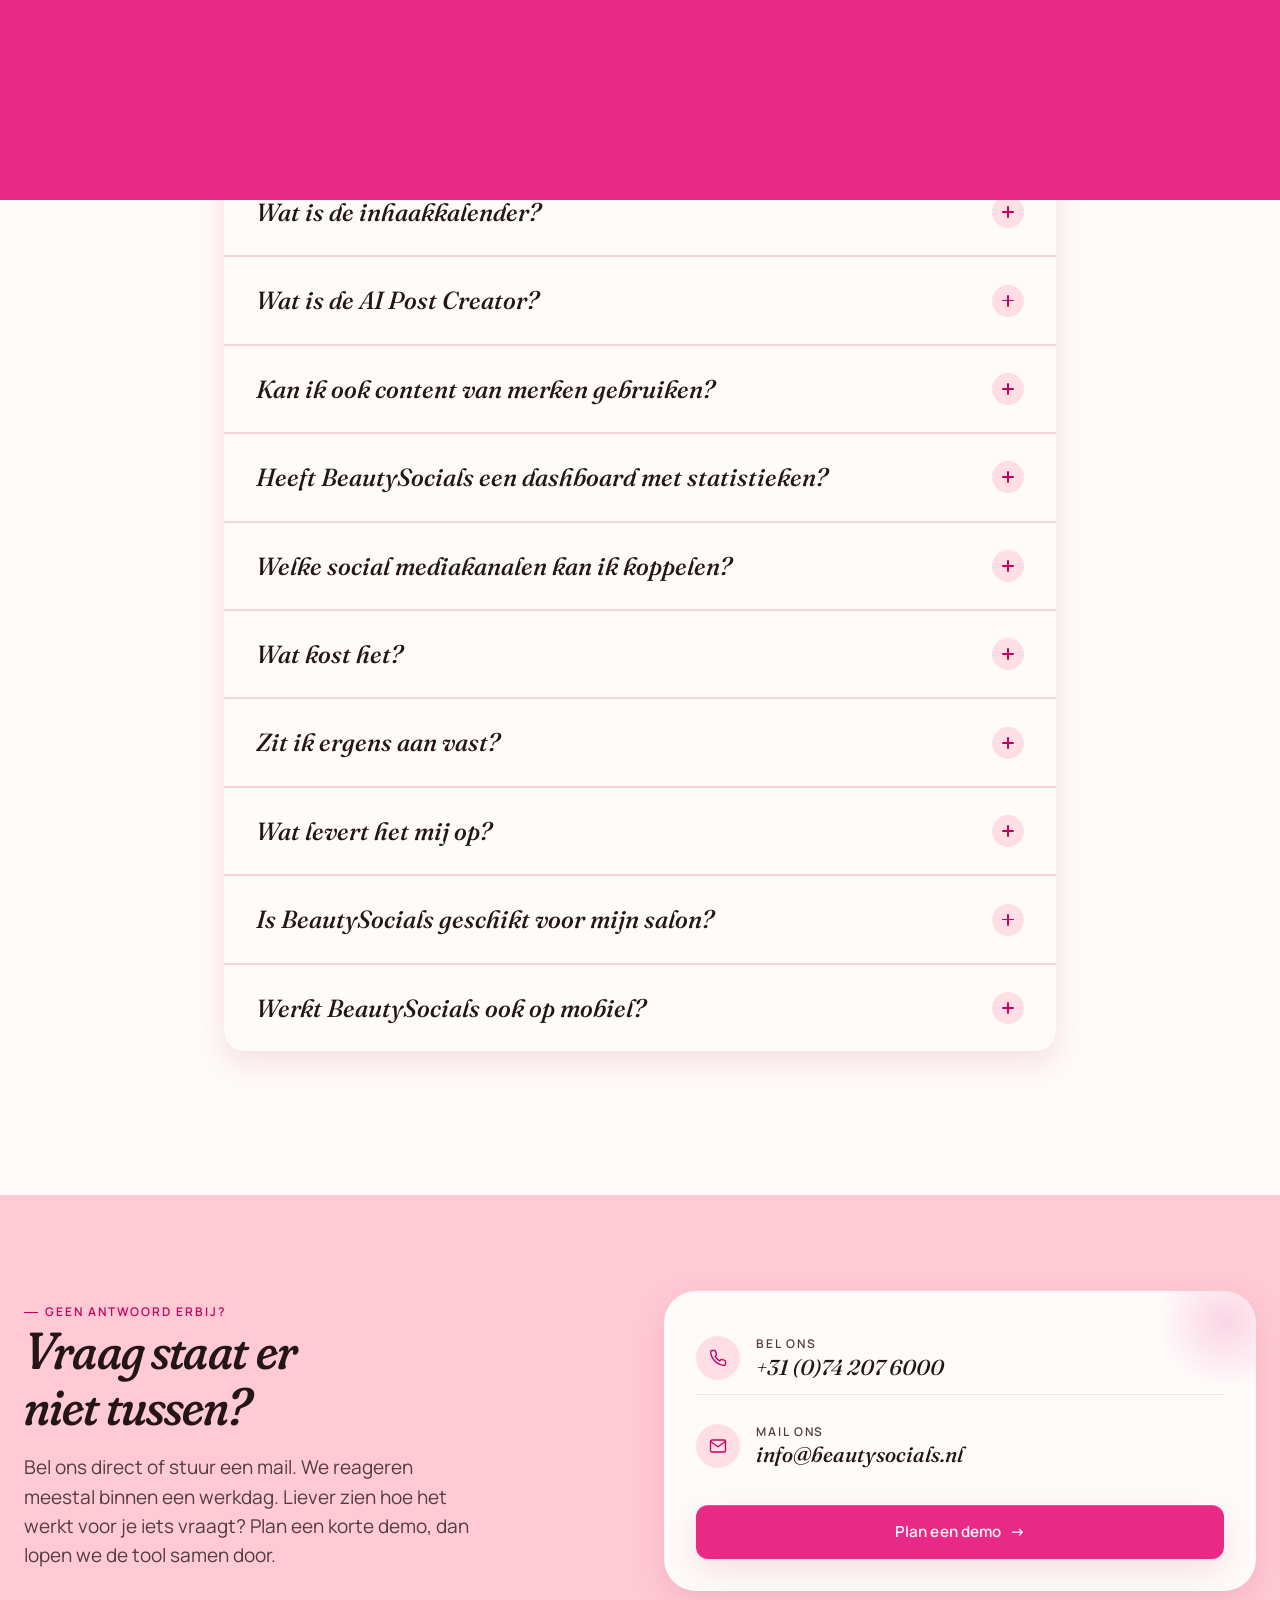
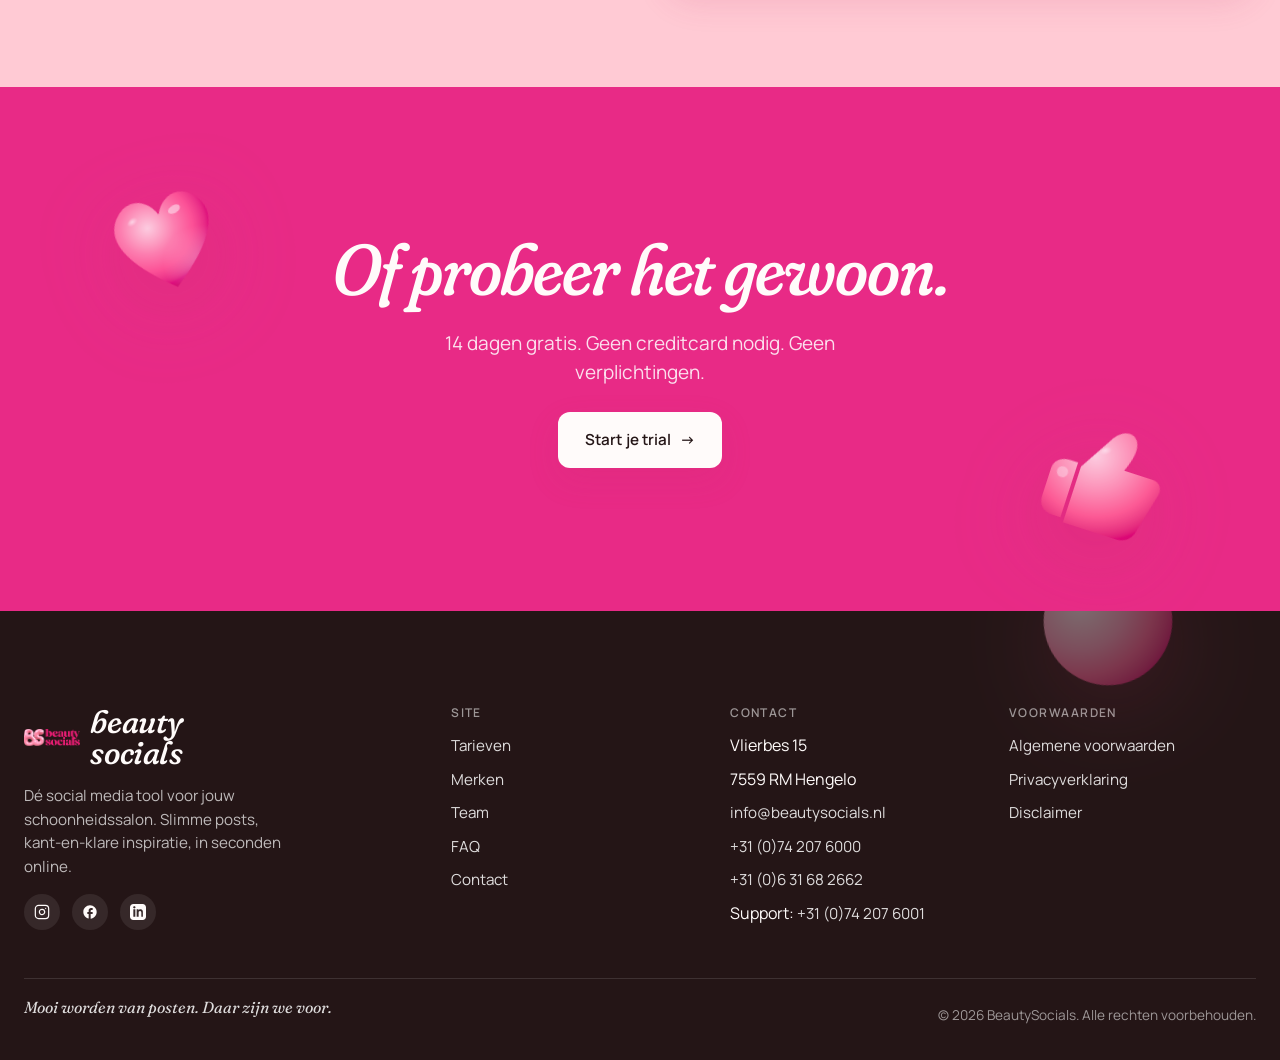
<file: faq.html>
<!doctype html>
<html lang="nl">
<head>
  <meta charset="utf-8" />
  <meta name="viewport" content="width=device-width, initial-scale=1" />
  <meta name="theme-color" content="#f4cad6" />
  <title>Veelgestelde vragen · BeautySocials</title>
  <meta name="description" content="Antwoorden op de vragen die salons stellen over BeautySocials." />
  <link rel="icon" type="image/png" href="assets/images/logo-bs-roze.png" />
  <link rel="preconnect" href="https://fonts.googleapis.com" />
  <link rel="preconnect" href="https://fonts.gstatic.com" crossorigin />
  <link
    href="https://fonts.googleapis.com/css2?family=Fraunces:ital,opsz,wght,SOFT,WONK@0,9..144,300..900,30..100,0..1;1,9..144,300..900,30..100,0..1&family=Manrope:wght@400..800&display=swap"
    rel="stylesheet"
  />
  <link rel="stylesheet" href="assets/css/styles.css" />
  <style>
    /* FAQ-specifieke aanvullingen */
    .faq-hero {
      padding: calc(var(--s-12) + 2rem) 0 var(--s-9);
    }
    .faq-hero .hero-grid {
      grid-template-columns: 1fr;
      max-width: 64rem;
    }
    .faq-hero .hero-cta { margin-bottom: 0; }

    .filter-band {
      padding: var(--s-6) 0 var(--s-7);
      background: var(--blush-200);
      position: relative;
      overflow: hidden;
      border-top: 1px solid oklch(0.55 0.18 4 / 0.12);
      border-bottom: 1px solid oklch(0.55 0.18 4 / 0.12);
    }
    .filter-row {
      display: flex;
      gap: var(--s-3);
      align-items: center;
      flex-wrap: wrap;
      position: relative;
      z-index: 5;
    }
    .filter-label {
      font-family: var(--font-body);
      font-size: var(--fs-xs);
      font-weight: 600;
      letter-spacing: 0.16em;
      text-transform: uppercase;
      color: var(--ink-soft);
      margin-right: var(--s-3);
      display: inline-flex;
      align-items: center;
      gap: 0.55rem;
    }
    .filter-label::before {
      content: "";
      width: 18px;
      height: 1.5px;
      background: var(--bs-pink-deep);
    }
    .btn-pill[data-filter] {
      transition: transform var(--t-1) var(--ease-out), background var(--t-1) var(--ease-out), color var(--t-1) var(--ease-out), border-color var(--t-1) var(--ease-out);
    }
    .btn-pill.is-active {
      background: var(--ink);
      color: var(--paper);
      border-color: var(--ink);
    }
    .filter-count {
      margin-left: auto;
      font-size: var(--fs-xs);
      color: var(--ink-soft);
      font-style: italic;
      font-family: var(--font-display);
      font-variation-settings: "opsz" 24;
    }
    .faq-item.is-hidden { display: none; }

    .faq-list { box-shadow: var(--shadow-2); }

    .faq-section {
      padding: var(--s-9) 0 var(--s-10);
      position: relative;
    }

    .niet-gevonden { padding: var(--s-9) 0; }
    .niet-gevonden .row { gap: var(--s-7); }
    .niet-gevonden h2 {
      font-size: clamp(2rem, 4.4vw, 3.25rem);
      max-width: 12ch;
      margin-bottom: var(--s-4);
    }
    .niet-gevonden p {
      font-size: var(--fs-md);
      color: var(--ink-soft);
      max-width: 38ch;
    }
    .contact-block {
      background: var(--paper);
      border-radius: var(--r-xl);
      padding: var(--s-6);
      display: grid;
      gap: var(--s-4);
      box-shadow: var(--shadow-2);
      position: relative;
      overflow: hidden;
    }
    .contact-block::before {
      content: "";
      position: absolute;
      top: -40px;
      right: -40px;
      width: 140px;
      height: 140px;
      background: radial-gradient(circle, oklch(0.62 0.23 358 / 0.18), transparent 70%);
      pointer-events: none;
    }
    .contact-row {
      display: flex;
      align-items: center;
      gap: var(--s-4);
      padding: var(--s-3) 0;
      border-bottom: 1px solid oklch(0.55 0.18 4 / 0.12);
    }
    .contact-row:last-of-type { border-bottom: 0; }
    .contact-icon {
      width: 44px;
      height: 44px;
      border-radius: var(--r-pill);
      background: var(--blush-200);
      display: flex;
      align-items: center;
      justify-content: center;
      flex-shrink: 0;
      color: var(--bs-pink-deep);
    }
    .contact-icon svg { width: 18px; height: 18px; }
    .contact-text-label {
      display: block;
      font-size: var(--fs-xs);
      letter-spacing: 0.16em;
      text-transform: uppercase;
      color: var(--ink-soft);
      font-weight: 600;
      margin-bottom: 2px;
    }
    .contact-text-value {
      font-family: var(--font-display);
      font-style: italic;
      font-variation-settings: "opsz" 60;
      font-weight: 500;
      font-size: 1.35rem;
      color: var(--ink);
      line-height: 1.1;
    }
    .contact-block .btn { justify-content: center; margin-top: var(--s-2); }

    .cta-band {
      padding: var(--s-10) 0;
      position: relative;
      overflow: hidden;
      text-align: center;
    }
    .cta-band h2 {
      font-size: clamp(2.4rem, 6vw, 4.5rem);
      max-width: 18ch;
      margin: 0 auto var(--s-4);
      color: var(--paper);
    }
    .cta-band p {
      color: oklch(1 0 0 / 0.85);
      font-size: var(--fs-md);
      max-width: 36ch;
      margin: 0 auto var(--s-5);
    }
    .cta-band .btn-paper {
      background: var(--paper);
      color: var(--ink);
      border-radius: var(--r-md);
      padding: 1rem 1.7rem;
      font-weight: 600;
      box-shadow: var(--shadow-2);
    }
    .cta-band .btn-paper:hover {
      transform: translate3d(var(--mx, 0px), calc(var(--my, 0px) - 2px), 0) scale(1.015);
      box-shadow: var(--shadow-3);
      color: var(--ink);
    }

    .empty-state {
      display: none;
      text-align: center;
      padding: var(--s-8) var(--s-5);
      background: var(--paper);
      border-radius: var(--r-xl);
      max-width: 32rem;
      margin: 0 auto;
      box-shadow: var(--shadow-1);
    }
    .empty-state.is-shown { display: block; }
    .empty-state h3 {
      font-size: 1.6rem;
      margin-bottom: var(--s-3);
    }
    .empty-state p {
      color: var(--ink-soft);
      margin: 0 auto;
    }

    @media (max-width: 880px) {
      .niet-gevonden .row { grid-template-columns: 1fr; }
      .filter-count { width: 100%; margin-left: 0; }
    }
  </style>
  <script>document.documentElement.classList.add('js');</script>
</head>
<body>
  <header class="site-header">
    <div class="wrap nav-row">
      <a class="brand" href="index.html" aria-label="BeautySocials home">
        <img class="brand-logo" src="assets/images/logo-bs-roze.png" alt="" />
        <span class="brand-text">beauty<br />socials</span>
      </a>
      <nav class="nav-primary" aria-label="Hoofdnavigatie">
        <a href="tarieven.html">Tarieven</a>
        <a href="merken.html">Merken</a>
        <a href="team.html">Team</a>
        <a href="faq.html" class="is-active">FAQ</a>
        <a href="contact.html">Contact</a>
      </nav>
      <div class="nav-cta">
        <a href="tel:+31742076000" class="btn btn-icon" aria-label="Bel ons">
          <svg width="18" height="18" viewBox="0 0 24 24" fill="none" stroke="currentColor" stroke-width="1.8" stroke-linecap="round" stroke-linejoin="round" aria-hidden="true">
            <path d="M22 16.92v3a2 2 0 0 1-2.18 2 19.79 19.79 0 0 1-8.63-3.07 19.5 19.5 0 0 1-6-6 19.79 19.79 0 0 1-3.07-8.67A2 2 0 0 1 4.11 2h3a2 2 0 0 1 2 1.72 12.84 12.84 0 0 0 .7 2.81 2 2 0 0 1-.45 2.11L8.09 9.91a16 16 0 0 0 6 6l1.27-1.27a2 2 0 0 1 2.11-.45 12.84 12.84 0 0 0 2.81.7A2 2 0 0 1 22 16.92z" />
          </svg>
        </a>
        <a href="contact.html#trial" class="btn btn-pill">Inloggen</a>
        <a href="contact.html#trial" class="btn btn-primary" data-magnetic>
          Test 14 dagen gratis
          <span class="btn-arrow">→</span>
        </a>
        <button class="nav-toggle" aria-label="Menu openen of sluiten" aria-expanded="false">
          <span></span><span></span><span></span>
        </button>
      </div>
    </div>
  </header>

  <div class="mobile-menu" aria-hidden="true">
    <a href="tarieven.html">Tarieven</a>
    <a href="merken.html">Merken</a>
    <a href="team.html">Team</a>
    <a href="faq.html">FAQ</a>
    <a href="contact.html">Contact</a>
    <div class="menu-cta">
      <a href="contact.html#trial" class="btn btn-pill">Inloggen</a>
      <a href="contact.html#trial" class="btn btn-primary">Test 14 dagen gratis</a>
    </div>
  </div>

  <main>
    <!-- ============================================================
         HERO
         ============================================================ -->
    <section class="hero faq-hero" data-hero-enter>
      <span class="bubble float-a delay-1" data-bubble="quote" data-parallax="0.08" style="--rot:-8deg; width:200px; height:200px; top:18%; right:6%;" aria-hidden="true"></span>
      <span class="bubble float-b delay-3" data-bubble="heart" data-parallax="0.14" style="--rot:14deg; width:88px; height:88px; top:36%; right:32%;" aria-hidden="true"></span>
      <span class="bubble float-c delay-2" data-bubble="blob" data-parallax="0.05" style="--rot:-20deg; width:140px; height:140px; bottom:8%; left:6%; opacity:0.55;" aria-hidden="true"></span>

      <div class="wrap">
        <div class="hero-grid">
          <div>
            <span class="eyebrow" data-hero-eyebrow>Veelgestelde vragen</span>
            <h1 data-hero-title data-split>Vragen? Wij hebben antwoorden.</h1>
            <p class="lead" data-hero-lead>
              Heb je een specifieke vraag? Filter hieronder of zoek direct.
              Geen antwoord erbij? Bel of mail ons, we reageren meestal binnen een werkdag.
            </p>
            <div class="hero-cta" data-hero-cta>
              <a href="contact.html#trial" class="btn btn-primary" data-magnetic>
                Start je gratis trial
                <span class="btn-arrow">→</span>
              </a>
              <a href="contact.html" class="btn btn-ghost">Neem contact op</a>
            </div>
          </div>
        </div>
      </div>
    </section>

    <!-- ============================================================
         FILTER
         ============================================================ -->
    <section class="filter-band" aria-label="Filter vragen op categorie">
      <span class="bubble float-c delay-2" data-bubble="blob" style="--rot:18deg; width:260px; height:260px; bottom:-130px; right:-80px; opacity:0.18; filter:blur(2px);" aria-hidden="true"></span>
      <div class="wrap">
        <div class="filter-row" role="tablist">
          <span class="filter-label">Filter op</span>
          <button type="button" class="btn btn-pill is-active" data-filter="all" role="tab" aria-selected="true">Alles</button>
          <button type="button" class="btn btn-pill" data-filter="aan-de-slag" role="tab" aria-selected="false">Aan de slag</button>
          <button type="button" class="btn btn-pill" data-filter="tool" role="tab" aria-selected="false">Tool</button>
          <button type="button" class="btn btn-pill" data-filter="prijzen" role="tab" aria-selected="false">Prijzen</button>
          <button type="button" class="btn btn-pill" data-filter="account" role="tab" aria-selected="false">Account</button>
          <span class="filter-count" data-filter-count>17 vragen</span>
        </div>
      </div>
    </section>

    <!-- ============================================================
         FAQ-LIST
         ============================================================ -->
    <section class="faq-section bg-paper">
      <div class="wrap-tight" data-reveal>
        <div class="faq-list" data-faq-list>

          <details class="faq-item" data-cat="aan-de-slag" open>
            <summary class="faq-summary">
              <span>Wat is BeautySocials precies?</span>
              <span class="faq-toggle" aria-hidden="true"></span>
            </summary>
            <div class="faq-body">
              BeautySocials is een social-mediatool speciaal voor schoonheidssalons.
              Je krijgt kant-en-klare posts, een slimme AI-tekstschrijver en een merkenbibliotheek.
              Daarmee ben je in seconden online zonder zelf alles te bedenken.
            </div>
          </details>

          <details class="faq-item" data-cat="aan-de-slag" open>
            <summary class="faq-summary">
              <span>Is het moeilijk om te gebruiken?</span>
              <span class="faq-toggle" aria-hidden="true"></span>
            </summary>
            <div class="faq-body">
              Nee, juist niet. BeautySocials is gebouwd om simpel en snel te werken,
              ook als je nog nooit een planner hebt gebruikt of geen ervaring hebt met social media.
              Inloggen, kiezen, plaatsen.
            </div>
          </details>

          <details class="faq-item" data-cat="account">
            <summary class="faq-summary">
              <span>Hoeveel tijd kost het mij?</span>
              <span class="faq-toggle" aria-hidden="true"></span>
            </summary>
            <div class="faq-body">
              Bijna geen tijd. Binnen vijf seconden zet je een post klaar.
              Wil je iets aanpassen aan tekst of beeld? Dan kost dat hooguit een paar minuten per post.
            </div>
          </details>

          <details class="faq-item" data-cat="account">
            <summary class="faq-summary">
              <span>Moet ik zelf content bedenken?</span>
              <span class="faq-toggle" aria-hidden="true"></span>
            </summary>
            <div class="faq-body">
              Nee. De inhaakkalender staat vol kant-en-klare posts die je direct gebruikt.
              Wil je liever iets persoonlijks delen? Dan helpt de AI Post Creator je met de tekst en het beeld.
            </div>
          </details>

          <details class="faq-item" data-cat="account">
            <summary class="faq-summary">
              <span>Kan ik de posts aanpassen naar mijn eigen stijl?</span>
              <span class="faq-toggle" aria-hidden="true"></span>
            </summary>
            <div class="faq-body">
              Ja, altijd. Alle content is volledig aanpasbaar. Pas tekst, beeld of kleur aan
              zodat het naadloos past bij jouw salon en uitstraling.
            </div>
          </details>

          <details class="faq-item" data-cat="tool">
            <summary class="faq-summary">
              <span>Hoe werkt het precies?</span>
              <span class="faq-toggle" aria-hidden="true"></span>
            </summary>
            <div class="faq-body">
              Heel simpel: log in, kies een post, pas eventueel iets aan en plan hem in jouw agenda
              of plaats hem direct op je kanalen. Vier stappen, klaar.
            </div>
          </details>

          <details class="faq-item" data-cat="tool">
            <summary class="faq-summary">
              <span>Op welke social mediakanalen kan ik posten?</span>
              <span class="faq-toggle" aria-hidden="true"></span>
            </summary>
            <div class="faq-body">
              Je maakt en plant posts voor Instagram, Facebook en LinkedIn.
              Direct vanuit één omgeving, zonder los te wisselen tussen apps.
            </div>
          </details>

          <details class="faq-item" data-cat="tool">
            <summary class="faq-summary">
              <span>Wat is de inhaakkalender?</span>
              <span class="faq-toggle" aria-hidden="true"></span>
            </summary>
            <div class="faq-body">
              De inhaakkalender bevat kant-en-klare posts rond feestdagen, seizoenen en trends.
              Daarnaast vind je hier ook posts die jouw favoriete merken klaarzetten,
              dus altijd relevante content paraat.
            </div>
          </details>

          <details class="faq-item" data-cat="tool">
            <summary class="faq-summary">
              <span>Wat is de AI Post Creator?</span>
              <span class="faq-toggle" aria-hidden="true"></span>
            </summary>
            <div class="faq-body">
              De AI Post Creator schrijft tekst en bedenkt beelden voor jouw posts.
              Ideaal als je iets persoonlijks wilt delen maar niet weet hoe het te verwoorden.
              Op het Daimond-pakket genereert de AI ook video.
            </div>
          </details>

          <details class="faq-item" data-cat="tool">
            <summary class="faq-summary">
              <span>Kan ik ook content van merken gebruiken?</span>
              <span class="faq-toggle" aria-hidden="true"></span>
            </summary>
            <div class="faq-body">
              Ja. In de merkenbibliotheek vind je posts van jouw favoriete beauty-merken.
              Eén klik en de post staat klaar in jouw planning, on-brand en met de juiste tekst.
            </div>
          </details>

          <details class="faq-item" data-cat="tool">
            <summary class="faq-summary">
              <span>Heeft BeautySocials een dashboard met statistieken?</span>
              <span class="faq-toggle" aria-hidden="true"></span>
            </summary>
            <div class="faq-body">
              Ja. In je eigen dashboard zie je precies hoe jouw posts presteren.
              Zo weet je wat werkt, wat niet en waar de kansen liggen voor jouw salon.
            </div>
          </details>

          <details class="faq-item" data-cat="tool">
            <summary class="faq-summary">
              <span>Welke social mediakanalen kan ik koppelen?</span>
              <span class="faq-toggle" aria-hidden="true"></span>
            </summary>
            <div class="faq-body">
              Instagram, Facebook en LinkedIn. Beheer, plan en plaats jouw content
              vanuit één overzichtelijke omgeving.
            </div>
          </details>

          <details class="faq-item" data-cat="prijzen">
            <summary class="faq-summary">
              <span>Wat kost het?</span>
              <span class="faq-toggle" aria-hidden="true"></span>
            </summary>
            <div class="faq-body">
              De eerste veertien dagen zijn gratis. Daarna start je vanaf 35 euro per maand.
              Er zijn drie pakketten: Silk vanaf 35 euro, Shine voor 59 euro en Daimond voor 89 euro per maand.
            </div>
          </details>

          <details class="faq-item" data-cat="prijzen">
            <summary class="faq-summary">
              <span>Zit ik ergens aan vast?</span>
              <span class="faq-toggle" aria-hidden="true"></span>
            </summary>
            <div class="faq-body">
              Nee. Probeer BeautySocials eerst veertien dagen gratis. Daarna kies je zelf of je doorgaat.
              Abonnementen hebben een opzegtermijn van twee maanden en zijn altijd op te zeggen.
            </div>
          </details>

          <details class="faq-item" data-cat="aan-de-slag">
            <summary class="faq-summary">
              <span>Wat levert het mij op?</span>
              <span class="faq-toggle" aria-hidden="true"></span>
            </summary>
            <div class="faq-body">
              Meer zichtbaarheid online, een professionele uitstraling en consistent posten zonder stress.
              En vooral: meer tijd voor de behandelingen waar jij goed in bent.
              De salons die ons gebruiken posten gemiddeld drie keer vaker dan voorheen.
            </div>
          </details>

          <details class="faq-item" data-cat="aan-de-slag">
            <summary class="faq-summary">
              <span>Is BeautySocials geschikt voor mijn salon?</span>
              <span class="faq-toggle" aria-hidden="true"></span>
            </summary>
            <div class="faq-body">
              Ja. Wil je meer zichtbaar zijn, heb je geen tijd voor social media of moeite met content bedenken?
              Dan past BeautySocials precies bij jouw salon. Klein of groot, beginnend of gevestigd.
            </div>
          </details>

          <details class="faq-item" data-cat="aan-de-slag">
            <summary class="faq-summary">
              <span>Werkt BeautySocials ook op mobiel?</span>
              <span class="faq-toggle" aria-hidden="true"></span>
            </summary>
            <div class="faq-body">
              Ja. Log in via je telefoon, bekijk posts, pas iets aan en plaats.
              Ideaal voor tussendoor in de salon, terwijl je klant onder de IPL ligt.
            </div>
          </details>

        </div>

        <div class="empty-state" data-empty>
          <h3>Geen vragen in deze categorie.</h3>
          <p>Kies een andere filter of stuur ons jouw vraag direct via het contactformulier.</p>
        </div>
      </div>
    </section>

    <!-- ============================================================
         NIET GEVONDEN
         ============================================================ -->
    <section class="niet-gevonden bg-canvas" data-reveal>
      <div class="wrap">
        <div class="row">
          <div>
            <span class="eyebrow">Geen antwoord erbij?</span>
            <h2 data-split>Vraag staat er niet tussen?</h2>
            <p>
              Bel ons direct of stuur een mail. We reageren meestal binnen een werkdag.
              Liever zien hoe het werkt voor je iets vraagt? Plan een korte demo, dan lopen we de tool samen door.
            </p>
          </div>
          <div class="contact-block">
            <div class="contact-row">
              <div class="contact-icon" aria-hidden="true">
                <svg viewBox="0 0 24 24" fill="none" stroke="currentColor" stroke-width="1.8" stroke-linecap="round" stroke-linejoin="round">
                  <path d="M22 16.92v3a2 2 0 0 1-2.18 2 19.79 19.79 0 0 1-8.63-3.07 19.5 19.5 0 0 1-6-6 19.79 19.79 0 0 1-3.07-8.67A2 2 0 0 1 4.11 2h3a2 2 0 0 1 2 1.72 12.84 12.84 0 0 0 .7 2.81 2 2 0 0 1-.45 2.11L8.09 9.91a16 16 0 0 0 6 6l1.27-1.27a2 2 0 0 1 2.11-.45 12.84 12.84 0 0 0 2.81.7A2 2 0 0 1 22 16.92z" />
                </svg>
              </div>
              <div>
                <span class="contact-text-label">Bel ons</span>
                <a href="tel:+31742076000" class="contact-text-value">+31 (0)74 207 6000</a>
              </div>
            </div>
            <div class="contact-row">
              <div class="contact-icon" aria-hidden="true">
                <svg viewBox="0 0 24 24" fill="none" stroke="currentColor" stroke-width="1.8" stroke-linecap="round" stroke-linejoin="round">
                  <path d="M4 4h16c1.1 0 2 .9 2 2v12c0 1.1-.9 2-2 2H4c-1.1 0-2-.9-2-2V6c0-1.1.9-2 2-2z"/>
                  <polyline points="22,6 12,13 2,6"/>
                </svg>
              </div>
              <div>
                <span class="contact-text-label">Mail ons</span>
                <a href="mailto:info@beautysocials.nl" class="contact-text-value">info@beautysocials.nl</a>
              </div>
            </div>
            <a href="contact.html#trial" class="btn btn-primary" data-magnetic>
              Plan een demo
              <span class="btn-arrow">→</span>
            </a>
          </div>
        </div>
      </div>
    </section>

    <!-- ============================================================
         CTA-BAND
         ============================================================ -->
    <section class="cta-band bg-deep">
      <span class="bubble float-a delay-1" data-bubble="heart" style="--rot:-15deg; width:130px; height:130px; top:18%; left:8%; opacity:0.85;" aria-hidden="true"></span>
      <span class="bubble float-b delay-3" data-bubble="thumb" style="--rot:18deg; width:160px; height:160px; bottom:10%; right:8%; opacity:0.85;" aria-hidden="true"></span>
      <div class="wrap" data-reveal>
        <h2 data-split>Of probeer het gewoon.</h2>
        <p>14 dagen gratis. Geen creditcard nodig. Geen verplichtingen.</p>
        <a href="contact.html#trial" class="btn btn-paper" data-magnetic>
          Start je trial
          <span class="btn-arrow">→</span>
        </a>
      </div>
    </section>
  </main>

  <footer class="site-footer">
    <span class="bubble footer-bubble float-c delay-2" data-bubble="blob" style="--rot:-12deg; width:140px; height:140px; top:-60px; right:8%; opacity:0.4;" aria-hidden="true"></span>
    <div class="wrap">
      <div class="footer-grid">
        <div class="footer-brand">
          <a class="brand" href="index.html" aria-label="BeautySocials home">
            <img class="brand-logo" src="assets/images/logo-bs-roze.png" alt="" />
            <span class="brand-text" style="color: var(--paper);">beauty<br />socials</span>
          </a>
          <p>Dé social media tool voor jouw schoonheidssalon. Slimme posts, kant-en-klare inspiratie, in seconden online.</p>
          <div class="socials" aria-label="Volg ons">
            <a href="#" aria-label="Instagram" data-placeholder data-placeholder-message="Instagram komt binnenkort online">
              <svg viewBox="0 0 24 24" fill="none" stroke="currentColor" stroke-width="1.8" stroke-linecap="round" stroke-linejoin="round" aria-hidden="true"><rect x="2" y="2" width="20" height="20" rx="5" ry="5"/><path d="M16 11.37A4 4 0 1 1 12.63 8 4 4 0 0 1 16 11.37z"/><line x1="17.5" y1="6.5" x2="17.51" y2="6.5"/></svg>
            </a>
            <a href="#" aria-label="Facebook" data-placeholder data-placeholder-message="Facebook komt binnenkort online">
              <svg viewBox="0 0 24 24" fill="currentColor" aria-hidden="true"><path d="M22 12c0-5.52-4.48-10-10-10S2 6.48 2 12c0 4.84 3.44 8.87 8 9.8V15H8v-3h2V9.5C10 7.57 11.57 6 13.5 6H16v3h-2c-.55 0-1 .45-1 1v2h3v3h-3v6.95c5.05-.5 9-4.76 9-9.95z"/></svg>
            </a>
            <a href="#" aria-label="LinkedIn" data-placeholder data-placeholder-message="LinkedIn komt binnenkort online">
              <svg viewBox="0 0 24 24" fill="currentColor" aria-hidden="true"><path d="M19 0h-14c-2.76 0-5 2.24-5 5v14c0 2.76 2.24 5 5 5h14c2.76 0 5-2.24 5-5v-14c0-2.76-2.24-5-5-5zm-11 19h-3v-11h3v11zm-1.5-12.27c-.97 0-1.75-.79-1.75-1.76s.78-1.76 1.75-1.76 1.75.79 1.75 1.76-.78 1.76-1.75 1.76zm13.5 12.27h-3v-5.6c0-1.34-.03-3.07-1.87-3.07-1.87 0-2.16 1.46-2.16 2.97v5.7h-3v-11h2.88v1.5h.04c.4-.76 1.38-1.56 2.84-1.56 3.04 0 3.6 2 3.6 4.6v6.46z"/></svg>
            </a>
          </div>
        </div>
        <div class="footer-col">
          <h5>Site</h5>
          <ul>
            <li><a href="tarieven.html">Tarieven</a></li>
            <li><a href="merken.html">Merken</a></li>
            <li><a href="team.html">Team</a></li>
            <li><a href="faq.html">FAQ</a></li>
            <li><a href="contact.html">Contact</a></li>
          </ul>
        </div>
        <div class="footer-col">
          <h5>Contact</h5>
          <ul>
            <li>Vlierbes 15</li>
            <li>7559 RM Hengelo</li>
            <li><a href="mailto:info@beautysocials.nl">info@beautysocials.nl</a></li>
            <li><a href="tel:+31742076000">+31 (0)74 207 6000</a></li>
            <li><a href="tel:+31631682662">+31 (0)6 31 68 2662</a></li>
            <li>Support: <a href="tel:+31742076001">+31 (0)74 207 6001</a></li>
          </ul>
        </div>
        <div class="footer-col">
          <h5>Voorwaarden</h5>
          <ul>
            <li><a href="#" data-placeholder data-placeholder-message="Algemene voorwaarden pagina volgt binnenkort">Algemene voorwaarden</a></li>
            <li><a href="#" data-placeholder data-placeholder-message="Privacyverklaring pagina volgt binnenkort">Privacyverklaring</a></li>
            <li><a href="#" data-placeholder data-placeholder-message="Disclaimer pagina volgt binnenkort">Disclaimer</a></li>
          </ul>
        </div>
      </div>
      <div class="footer-bottom">
        <p class="one-liner">Mooi worden van posten. Daar zijn we voor.</p>
        <span>© 2026 BeautySocials. Alle rechten voorbehouden.</span>
      </div>
    </div>
  </footer>

  <script>
    // FAQ filter · knipt items op basis van data-cat
    (function () {
      const pills = document.querySelectorAll('.btn-pill[data-filter]');
      const items = document.querySelectorAll('.faq-item');
      const empty = document.querySelector('[data-empty]');
      const counter = document.querySelector('[data-filter-count]');
      const total = items.length;
      const labelSingular = 'vraag';
      const labelPlural = 'vragen';

      const setCount = (n) => {
        if (!counter) return;
        counter.textContent = n + ' ' + (n === 1 ? labelSingular : labelPlural);
      };

      setCount(total);

      pills.forEach((pill) => {
        pill.addEventListener('click', () => {
          const filter = pill.dataset.filter;
          pills.forEach((p) => {
            const active = p === pill;
            p.classList.toggle('is-active', active);
            p.setAttribute('aria-selected', active ? 'true' : 'false');
          });

          let visible = 0;
          items.forEach((item) => {
            const match = filter === 'all' || item.dataset.cat === filter;
            item.classList.toggle('is-hidden', !match);
            item.open = false;
            if (match) visible++;
          });

          setCount(visible);
          if (empty) empty.classList.toggle('is-shown', visible === 0);
        });
      });
    })();
  </script>
  <script src="assets/js/main.js" defer></script>
</body>
</html>
</file>
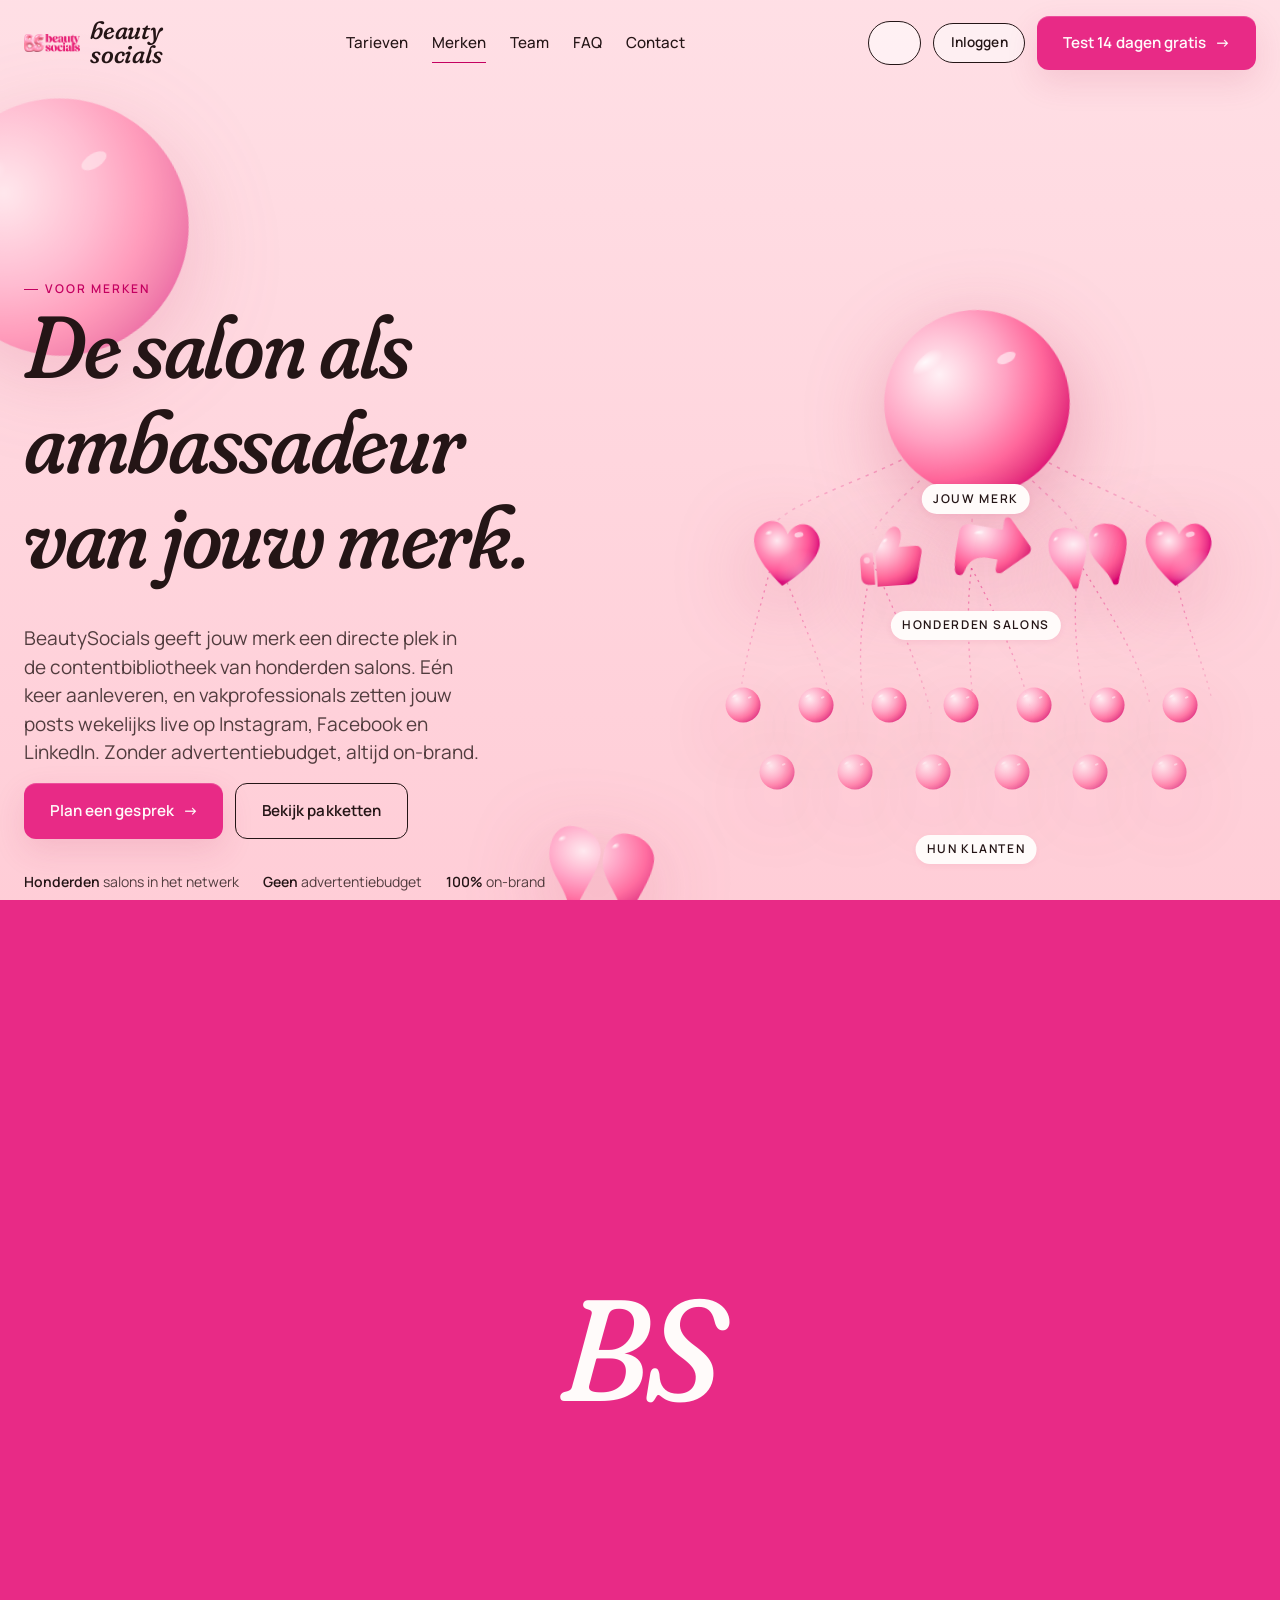
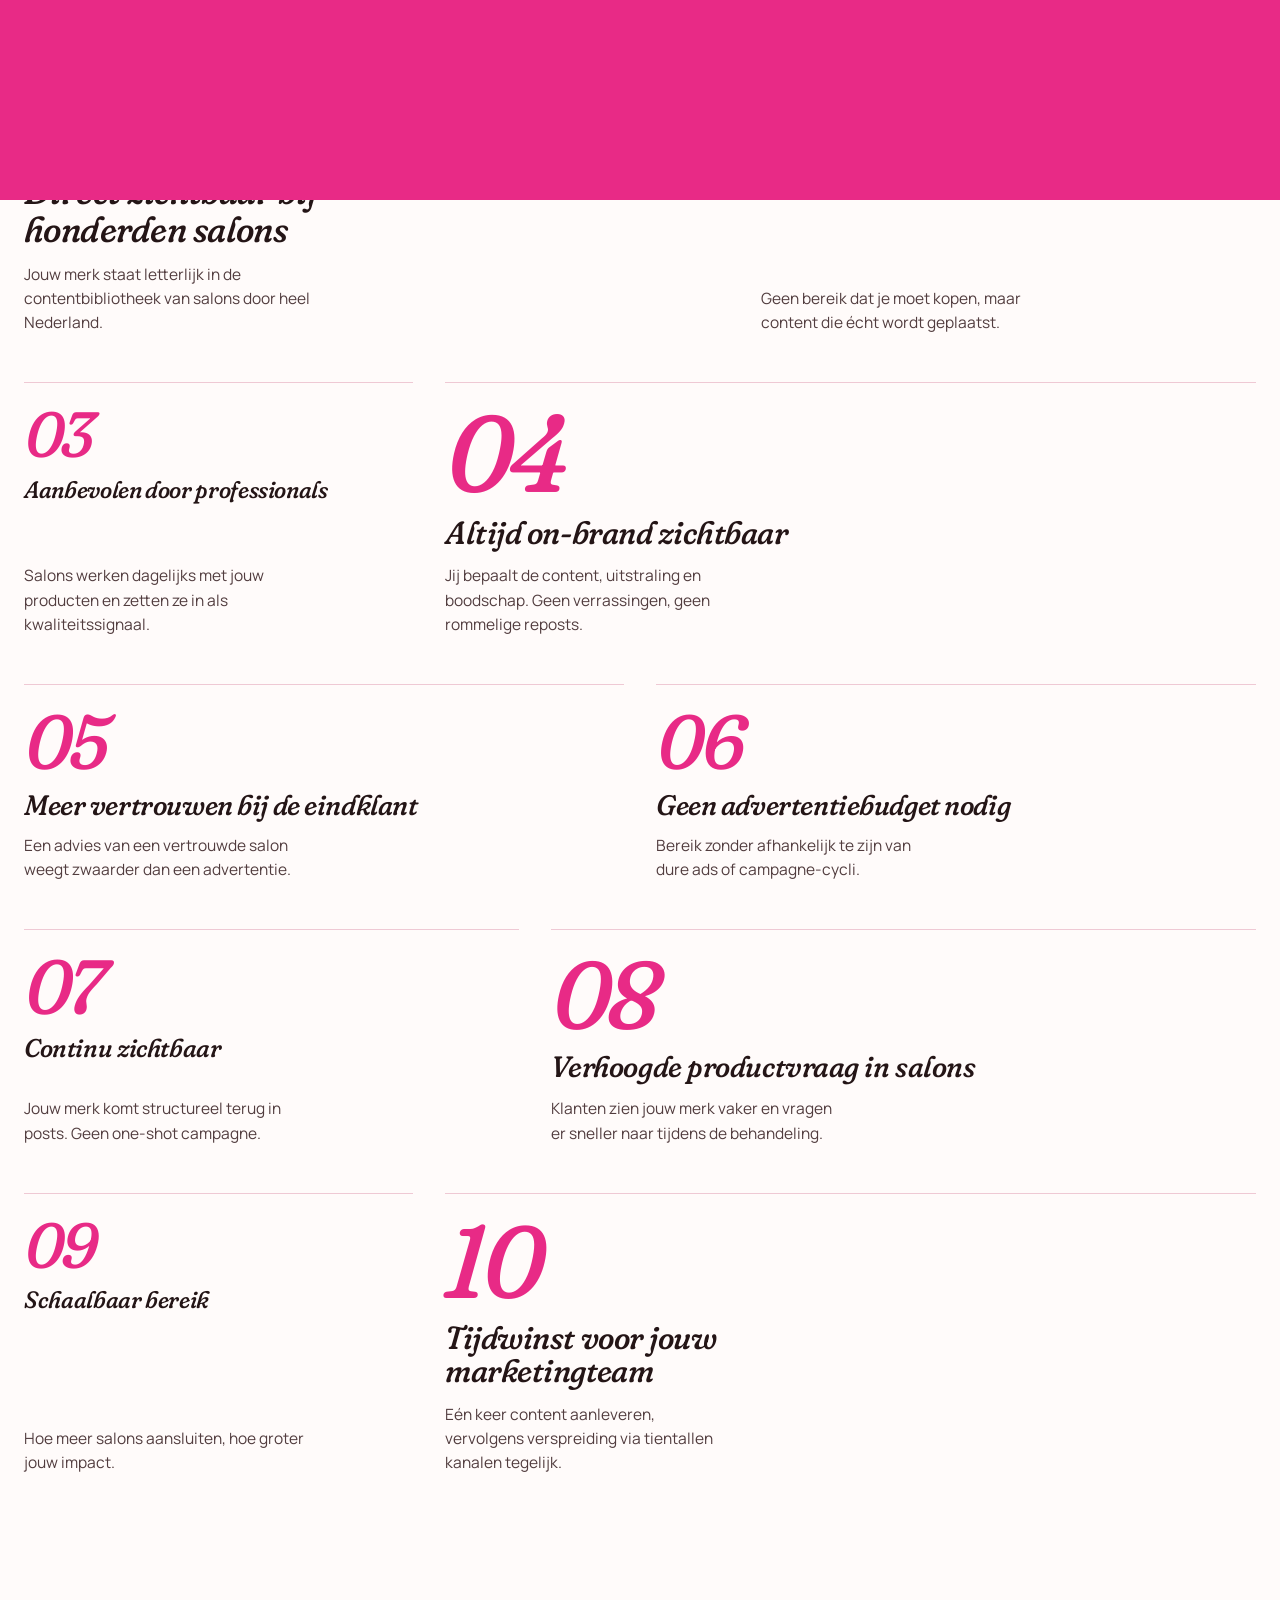
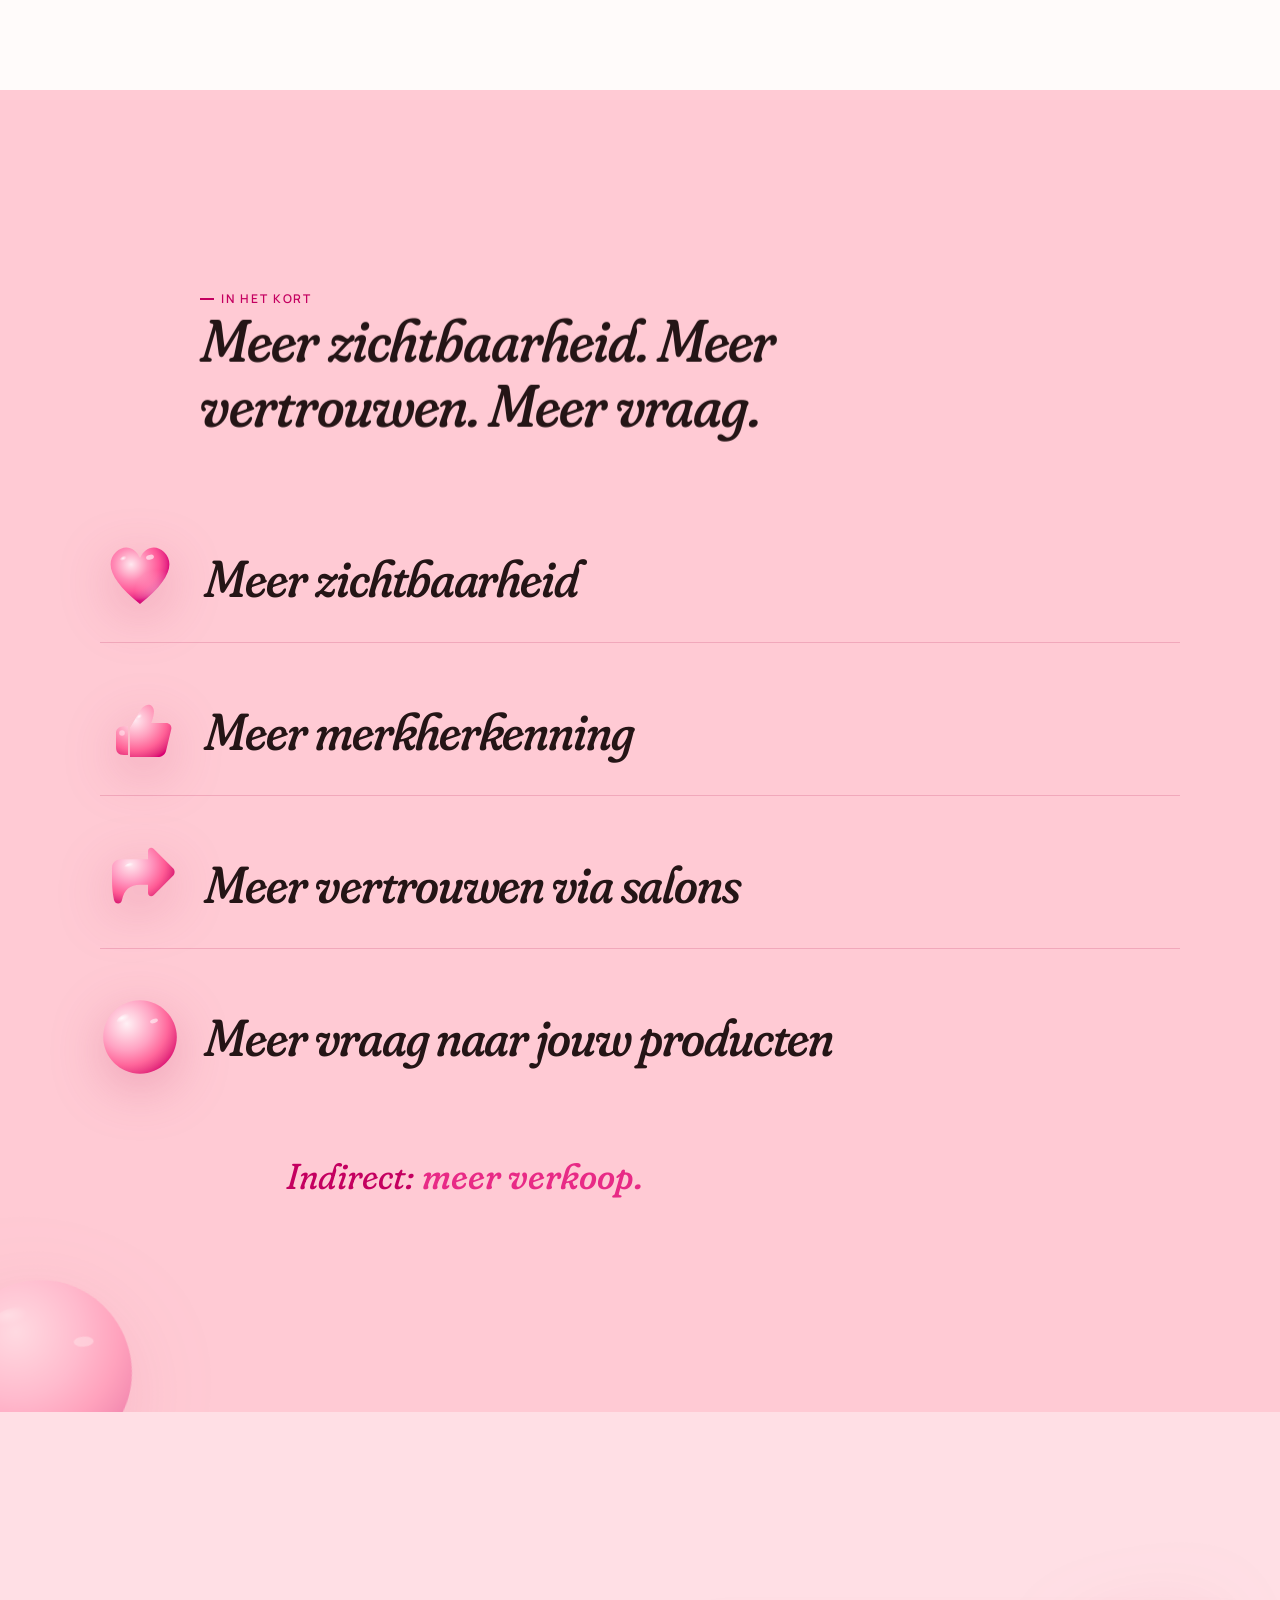
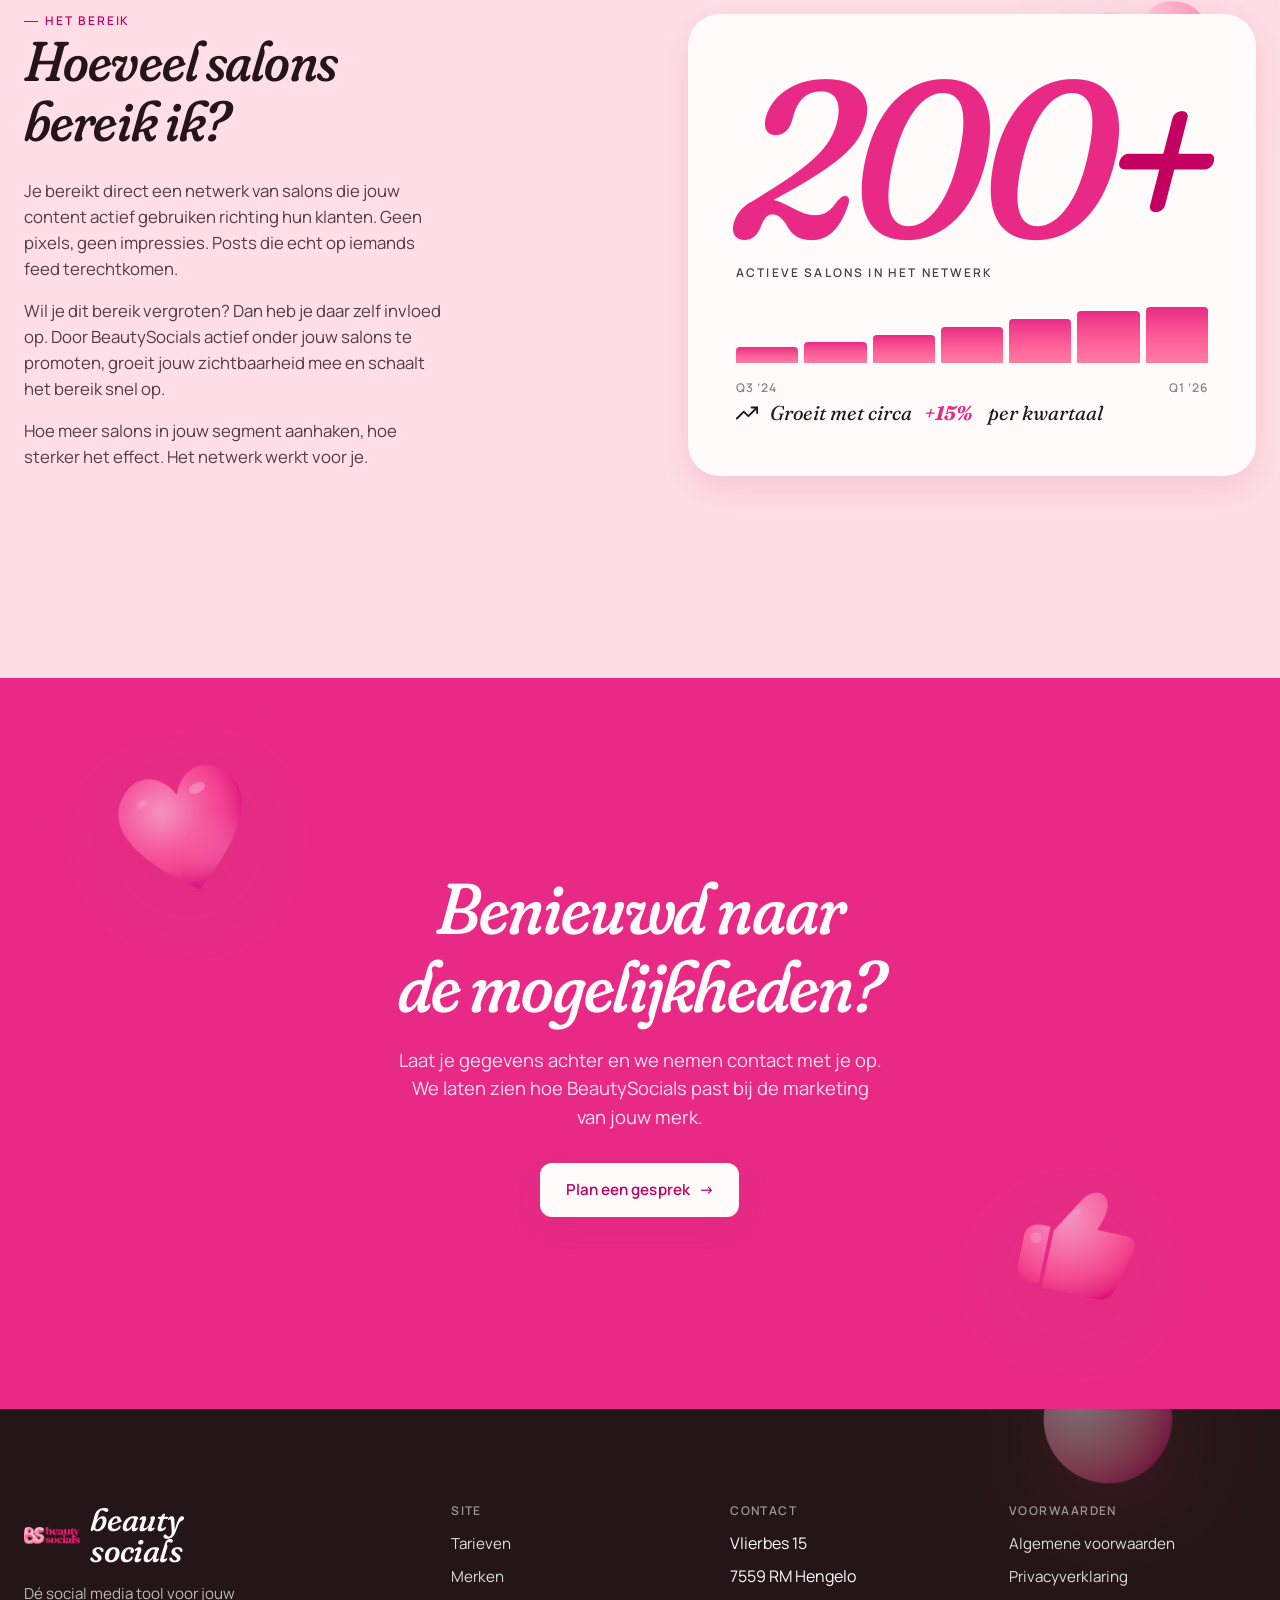
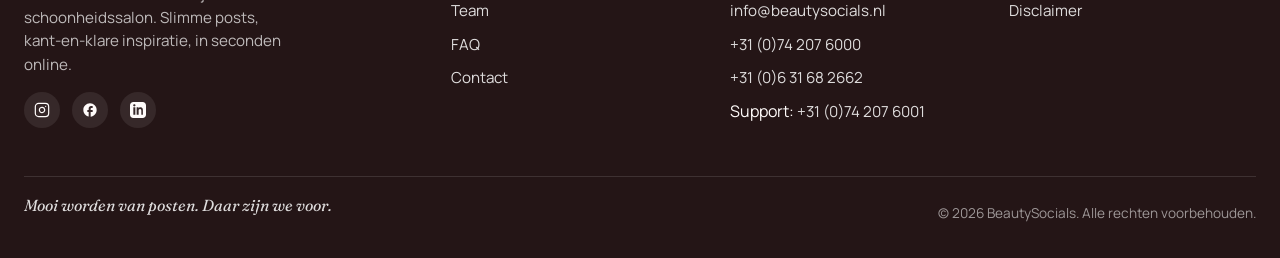
<file: merken.html>
<!doctype html>
<html lang="nl">
<head>
  <meta charset="utf-8" />
  <meta name="viewport" content="width=device-width, initial-scale=1" />
  <meta name="theme-color" content="#f4cad6" />
  <title>Voor merken · BeautySocials</title>
  <meta name="description" content="Jouw merk zichtbaar via honderden salons. Geen advertentiebudget, wel impact." />
  <link rel="icon" type="image/png" href="assets/images/logo-bs-roze.png" />
  <link rel="preconnect" href="https://fonts.googleapis.com" />
  <link rel="preconnect" href="https://fonts.gstatic.com" crossorigin />
  <link
    href="https://fonts.googleapis.com/css2?family=Fraunces:ital,opsz,wght,SOFT,WONK@0,9..144,300..900,30..100,0..1;1,9..144,300..900,30..100,0..1&family=Manrope:wght@400..800&display=swap"
    rel="stylesheet"
  />
  <link rel="stylesheet" href="assets/css/styles.css" />

  <style>
    /* Pagina-specifieke uitbreidingen voor merken-pagina */

    /* Hero netwerk-diagram */
    .merken-hero {
      padding: calc(var(--s-12) + 2rem) 0 var(--s-11);
      position: relative;
      overflow: hidden;
      background: linear-gradient(180deg, var(--blush-200) 0%, var(--blush-300) 100%);
    }

    .merken-hero-grid {
      display: grid;
      grid-template-columns: 1.05fr 0.95fr;
      gap: var(--s-7);
      align-items: center;
      position: relative;
      z-index: 5;
    }

    @media (max-width: 880px) {
      .merken-hero-grid { grid-template-columns: 1fr; gap: var(--s-6); }
    }

    .network {
      position: relative;
      width: 100%;
      aspect-ratio: 500 / 525;
      max-width: 560px;
      margin-left: auto;
      min-height: 360px;
    }

    @media (max-width: 880px) {
      .network { margin: 0 auto; }
    }

    @media (max-width: 480px) {
      .network { min-height: 320px; }
      .network-label {
        font-size: 0.65rem;
        padding: 0.3rem 0.55rem;
        letter-spacing: 0.1em;
      }
    }

    .network svg.network-lines {
      position: absolute;
      inset: 0;
      width: 100%;
      height: 100%;
      pointer-events: none;
      z-index: 1;
    }

    .network-node {
      position: absolute;
      pointer-events: none;
      z-index: 2;
    }

    .network-label {
      position: absolute;
      font-family: var(--font-body);
      font-weight: 600;
      font-size: var(--fs-xs);
      letter-spacing: 0.14em;
      text-transform: uppercase;
      color: var(--ink);
      background: var(--paper);
      padding: 0.35rem 0.7rem;
      border-radius: var(--r-pill);
      box-shadow: var(--shadow-1);
      z-index: 3;
      white-space: nowrap;
    }

    /* 10-redenen editorial grid */
    .reasons {
      padding: var(--s-11) 0;
      position: relative;
    }

    .reasons-head {
      max-width: 880px;
      margin: 0 auto var(--s-9);
      text-align: left;
    }

    .reasons-head h2 {
      font-size: clamp(2.5rem, 5.6vw, 4.25rem);
      max-width: 18ch;
      margin-bottom: 0;
    }

    .reasons-grid {
      display: grid;
      grid-template-columns: repeat(12, 1fr);
      grid-auto-rows: minmax(180px, auto);
      gap: var(--s-5) var(--s-6);
      position: relative;
    }

    .reason {
      grid-column: span 6;
      padding: var(--s-5) 0;
      border-top: 1px solid oklch(0.55 0.18 4 / 0.25);
      display: grid;
      grid-template-rows: auto 1fr auto;
    }

    .reason-num {
      font-family: var(--font-display);
      font-style: italic;
      font-weight: 500;
      font-variation-settings: "opsz" 144, "SOFT" 100, "WONK" 1;
      color: var(--bs-pink);
      line-height: 0.85;
      letter-spacing: -0.04em;
      margin-bottom: var(--s-4);
    }

    .reason-title {
      font-family: var(--font-display);
      font-style: italic;
      font-weight: 500;
      font-variation-settings: "opsz" 60, "SOFT" 100, "WONK" 1;
      color: var(--ink);
      letter-spacing: -0.015em;
      line-height: 1.05;
      margin-bottom: var(--s-3);
    }

    .reason-text {
      color: var(--ink-soft);
      font-size: 0.97rem;
      line-height: 1.55;
      margin: 0;
      max-width: 32ch;
    }

    /* Asymmetrisch ritme · editorial spread */
    .reason-1 { grid-column: span 7; }
    .reason-1 .reason-num { font-size: clamp(5rem, 10vw, 8.5rem); }
    .reason-1 .reason-title { font-size: clamp(1.75rem, 2.8vw, 2.5rem); max-width: 14ch; }

    .reason-2 { grid-column: span 5; }
    .reason-2 .reason-num { font-size: clamp(3.5rem, 6vw, 5rem); }
    .reason-2 .reason-title { font-size: clamp(1.4rem, 2vw, 1.75rem); }

    .reason-3 { grid-column: span 4; }
    .reason-3 .reason-num { font-size: clamp(3rem, 5vw, 4.25rem); }
    .reason-3 .reason-title { font-size: clamp(1.3rem, 1.85vw, 1.55rem); }

    .reason-4 { grid-column: span 8; }
    .reason-4 .reason-num { font-size: clamp(4.5rem, 8.5vw, 7rem); }
    .reason-4 .reason-title { font-size: clamp(1.65rem, 2.5vw, 2.25rem); max-width: 18ch; }

    .reason-5 { grid-column: span 6; }
    .reason-5 .reason-num { font-size: clamp(3.5rem, 6vw, 5rem); }
    .reason-5 .reason-title { font-size: clamp(1.5rem, 2.2vw, 1.95rem); }

    .reason-6 { grid-column: span 6; }
    .reason-6 .reason-num { font-size: clamp(3.5rem, 6vw, 5rem); }
    .reason-6 .reason-title { font-size: clamp(1.5rem, 2.2vw, 1.95rem); }

    .reason-7 { grid-column: span 5; }
    .reason-7 .reason-num { font-size: clamp(3.5rem, 6vw, 5rem); }
    .reason-7 .reason-title { font-size: clamp(1.4rem, 2vw, 1.75rem); }

    .reason-8 { grid-column: span 7; }
    .reason-8 .reason-num { font-size: clamp(4rem, 7.5vw, 6rem); }
    .reason-8 .reason-title { font-size: clamp(1.6rem, 2.3vw, 2.1rem); }

    .reason-9 { grid-column: span 4; }
    .reason-9 .reason-num { font-size: clamp(3rem, 5vw, 4.25rem); }
    .reason-9 .reason-title { font-size: clamp(1.3rem, 1.85vw, 1.55rem); }

    .reason-10 { grid-column: span 8; }
    .reason-10 .reason-num { font-size: clamp(4.5rem, 8vw, 6.75rem); }
    .reason-10 .reason-title { font-size: clamp(1.65rem, 2.5vw, 2.25rem); max-width: 16ch; }

    @media (max-width: 880px) {
      .reasons-grid { grid-template-columns: repeat(6, 1fr); gap: var(--s-4); }
      .reason,
      .reason-1, .reason-2, .reason-3, .reason-4, .reason-5,
      .reason-6, .reason-7, .reason-8, .reason-9, .reason-10 {
        grid-column: span 6;
      }
    }

    /* Wat levert het op · bubble outcome list */
    .outcomes {
      padding: var(--s-11) 0;
      background: var(--blush-300);
      position: relative;
      overflow: hidden;
    }

    .outcomes-head {
      max-width: 880px;
      margin: 0 auto var(--s-8);
    }

    .outcomes-list {
      display: grid;
      gap: var(--s-5);
      max-width: 1080px;
      margin: 0 auto;
    }

    .outcome {
      display: grid;
      grid-template-columns: 80px 1fr;
      gap: var(--s-5);
      align-items: center;
      padding: var(--s-5) 0;
      border-bottom: 1px solid oklch(0.55 0.18 4 / 0.22);
    }

    .outcome:last-child { border-bottom: 0; }

    .outcome-bubble {
      width: 80px;
      height: 80px;
      position: relative;
      flex-shrink: 0;
    }

    .outcome-bubble [data-bubble] {
      position: absolute;
      inset: 0;
      filter: drop-shadow(0 14px 26px oklch(0.55 0.18 4 / 0.28));
    }

    .outcome-text {
      font-family: var(--font-display);
      font-style: italic;
      font-weight: 500;
      font-size: clamp(2rem, 4.5vw, 3.25rem);
      font-variation-settings: "opsz" 96, "SOFT" 100, "WONK" 1;
      letter-spacing: -0.02em;
      color: var(--ink);
      line-height: 1;
    }

    .outcomes-coda {
      margin-top: var(--s-7);
      text-align: center;
      font-family: var(--font-display);
      font-style: italic;
      font-weight: 400;
      font-size: clamp(1.5rem, 3vw, 2.25rem);
      font-variation-settings: "opsz" 72, "SOFT" 100, "WONK" 1;
      color: var(--bs-pink-deep);
    }

    .outcomes-coda strong {
      color: var(--bs-pink);
      font-weight: 500;
    }

    /* Hoeveel salons */
    .reach {
      padding: var(--s-11) 0;
      position: relative;
    }

    .reach-grid {
      display: grid;
      grid-template-columns: 1fr 1fr;
      gap: var(--s-9);
      align-items: center;
    }

    @media (max-width: 880px) {
      .reach-grid { grid-template-columns: 1fr; gap: var(--s-7); }
    }

    .reach-text h2 { font-size: clamp(2.25rem, 4.5vw, 3.5rem); max-width: 14ch; }
    .reach-text p {
      color: var(--ink-soft);
      font-size: 1.05rem;
      max-width: 42ch;
    }

    .reach-figure {
      position: relative;
      padding: var(--s-7);
      background: var(--paper);
      border-radius: var(--r-xl);
      box-shadow: var(--shadow-2);
      overflow: hidden;
    }

    .reach-number {
      font-family: var(--font-display);
      font-style: italic;
      font-weight: 500;
      font-variation-settings: "opsz" 144, "SOFT" 100, "WONK" 1;
      font-size: clamp(7rem, 18vw, 14rem);
      line-height: 0.85;
      letter-spacing: -0.05em;
      color: var(--bs-pink);
      margin-bottom: var(--s-3);
    }

    .reach-label {
      font-family: var(--font-body);
      font-weight: 600;
      font-size: var(--fs-xs);
      letter-spacing: 0.18em;
      text-transform: uppercase;
      color: var(--ink-soft);
      margin-bottom: var(--s-5);
    }

    .reach-trend {
      display: flex;
      align-items: center;
      gap: var(--s-3);
      font-family: var(--font-display);
      font-style: italic;
      font-size: 1.25rem;
      color: var(--ink);
    }

    .reach-bar {
      display: flex;
      gap: 6px;
      align-items: flex-end;
      height: 56px;
      margin: var(--s-5) 0 var(--s-4);
    }

    .reach-bar span {
      width: 100%;
      background: linear-gradient(180deg, var(--bs-pink) 0%, var(--bs-pink-soft) 100%);
      border-radius: 4px 4px 0 0;
      display: block;
    }

    .reach-bar span:nth-child(1) { height: 28%; }
    .reach-bar span:nth-child(2) { height: 38%; }
    .reach-bar span:nth-child(3) { height: 50%; }
    .reach-bar span:nth-child(4) { height: 64%; }
    .reach-bar span:nth-child(5) { height: 78%; }
    .reach-bar span:nth-child(6) { height: 92%; }
    .reach-bar span:nth-child(7) { height: 100%; }

    .reach-bar-meta {
      display: flex;
      justify-content: space-between;
      font-size: var(--fs-xs);
      color: var(--mute);
      letter-spacing: 0.08em;
      text-transform: uppercase;
      font-weight: 600;
    }

    /* Contact CTA */
    .merken-cta {
      padding: var(--s-11) 0;
      background: var(--bs-pink);
      color: var(--paper);
      text-align: center;
      position: relative;
      overflow: hidden;
    }

    .merken-cta h2 {
      color: var(--paper);
      font-size: clamp(2.5rem, 6vw, 4.5rem);
      max-width: 18ch;
      margin: 0 auto var(--s-4);
      font-variation-settings: "opsz" 144, "SOFT" 100, "WONK" 1;
    }

    .merken-cta p {
      color: oklch(1 0 0 / 0.85);
      font-size: 1.15rem;
      max-width: 44ch;
      margin: 0 auto var(--s-6);
    }

    .merken-cta .btn-primary {
      background: var(--paper);
      color: var(--bs-pink-deep);
    }

    .merken-cta .btn-primary:hover {
      background: var(--paper);
      color: var(--bs-pink-deep);
      box-shadow: 0 28px 60px oklch(0 0 0 / 0.18), 0 0 50px oklch(1 0 0 / 0.3), inset 0 1px 0 oklch(1 0 0 / 0.6);
    }
  </style>
  <script>document.documentElement.classList.add('js');</script>
</head>
<body>
  <header class="site-header">
    <div class="wrap nav-row">
      <a class="brand" href="index.html" aria-label="BeautySocials home">
        <img class="brand-logo" src="assets/images/logo-bs-roze.png" alt="" />
        <span class="brand-text">beauty<br />socials</span>
      </a>
      <nav class="nav-primary" aria-label="Hoofdnavigatie">
        <a href="tarieven.html">Tarieven</a>
        <a href="merken.html" class="is-active">Merken</a>
        <a href="team.html">Team</a>
        <a href="faq.html">FAQ</a>
        <a href="contact.html">Contact</a>
      </nav>
      <div class="nav-cta">
        <a href="tel:+31742076000" class="btn btn-icon" aria-label="Bel ons">
          <svg width="18" height="18" viewBox="0 0 24 24" fill="none" stroke="currentColor" stroke-width="1.8" stroke-linecap="round" stroke-linejoin="round" aria-hidden="true">
            <path d="M22 16.92v3a2 2 0 0 1-2.18 2 19.79 19.79 0 0 1-8.63-3.07 19.5 19.5 0 0 1-6-6 19.79 19.79 0 0 1-3.07-8.67A2 2 0 0 1 4.11 2h3a2 2 0 0 1 2 1.72 12.84 12.84 0 0 0 .7 2.81 2 2 0 0 1-.45 2.11L8.09 9.91a16 16 0 0 0 6 6l1.27-1.27a2 2 0 0 1 2.11-.45 12.84 12.84 0 0 0 2.81.7A2 2 0 0 1 22 16.92z" />
          </svg>
        </a>
        <a href="contact.html#trial" class="btn btn-pill">Inloggen</a>
        <a href="contact.html#trial" class="btn btn-primary" data-magnetic>
          Test 14 dagen gratis
          <span class="btn-arrow">→</span>
        </a>
        <button class="nav-toggle" aria-label="Menu openen of sluiten" aria-expanded="false">
          <span></span><span></span><span></span>
        </button>
      </div>
    </div>
  </header>

  <div class="mobile-menu" aria-hidden="true">
    <a href="tarieven.html">Tarieven</a>
    <a href="merken.html">Merken</a>
    <a href="team.html">Team</a>
    <a href="faq.html">FAQ</a>
    <a href="contact.html">Contact</a>
    <div class="menu-cta">
      <a href="contact.html#trial" class="btn btn-pill">Inloggen</a>
      <a href="contact.html#trial" class="btn btn-primary">Test 14 dagen gratis</a>
    </div>
  </div>

  <main>

    <!-- HERO -->
    <section class="merken-hero" data-hero-enter>
      <span class="bubble float-c delay-3" data-bubble="blob" data-parallax="0.18" style="--rot:-14deg; width:280px; height:280px; top:8%; left:-80px; opacity:0.55;"></span>
      <span class="bubble float-a delay-2" data-bubble="quote" data-parallax="0.1" style="--rot:8deg; width:120px; height:120px; bottom:14%; left:42%; opacity:0.85;"></span>

      <div class="wrap merken-hero-grid">
        <div>
          <span class="eyebrow" data-hero-eyebrow>Voor merken</span>
          <h1 data-hero-title data-split>De salon als ambassadeur van jouw merk.</h1>
          <p class="lead" data-hero-lead>
            BeautySocials geeft jouw merk een directe plek in de contentbibliotheek van honderden salons. Eén keer aanleveren, en vakprofessionals zetten jouw posts wekelijks live op Instagram, Facebook en LinkedIn. Zonder advertentiebudget, altijd on-brand.
          </p>
          <div class="hero-cta" data-hero-cta>
            <a href="contact.html#merken" class="btn btn-primary" data-magnetic>
              Plan een gesprek
              <span class="btn-arrow">→</span>
            </a>
            <a href="tarieven.html" class="btn btn-ghost">Bekijk pakketten</a>
          </div>
          <div class="hero-meta" data-hero-meta>
            <span><strong>Honderden</strong> salons in het netwerk</span>
            <span><strong>Geen</strong> advertentiebudget</span>
            <span><strong>100%</strong> on-brand</span>
          </div>
        </div>

        <div data-hero-visual>
          <div class="network" aria-hidden="true">
            <!-- Verbindingslijnen -->
            <svg class="network-lines" viewBox="0 0 500 525" preserveAspectRatio="none">
              <defs>
                <linearGradient id="line-grad" x1="0" y1="0" x2="0" y2="1">
                  <stop offset="0%" stop-color="oklch(0.62 0.23 358 / 0.55)" />
                  <stop offset="100%" stop-color="oklch(0.62 0.23 358 / 0.15)" />
                </linearGradient>
              </defs>
              <!-- merk → salons -->
              <path d="M250 110 C 200 160, 100 180, 70 210" stroke="url(#line-grad)" stroke-width="1.4" fill="none" stroke-dasharray="3 5" />
              <path d="M250 110 C 220 165, 165 195, 158 220" stroke="url(#line-grad)" stroke-width="1.4" fill="none" stroke-dasharray="3 5" />
              <path d="M250 110 C 250 170, 246 200, 246 225" stroke="url(#line-grad)" stroke-width="1.4" fill="none" stroke-dasharray="3 5" />
              <path d="M250 110 C 280 165, 335 195, 342 220" stroke="url(#line-grad)" stroke-width="1.4" fill="none" stroke-dasharray="3 5" />
              <path d="M250 110 C 305 165, 395 185, 425 215" stroke="url(#line-grad)" stroke-width="1.4" fill="none" stroke-dasharray="3 5" />
              <!-- salons → klanten (voorbeelden) -->
              <path d="M70 235 C 60 280, 45 320, 40 360" stroke="url(#line-grad)" stroke-width="1.2" fill="none" stroke-dasharray="2 4" />
              <path d="M70 235 C 90 285, 110 330, 120 365" stroke="url(#line-grad)" stroke-width="1.2" fill="none" stroke-dasharray="2 4" />
              <path d="M158 245 C 145 295, 145 340, 150 375" stroke="url(#line-grad)" stroke-width="1.2" fill="none" stroke-dasharray="2 4" />
              <path d="M158 245 C 180 295, 200 340, 210 380" stroke="url(#line-grad)" stroke-width="1.2" fill="none" stroke-dasharray="2 4" />
              <path d="M246 250 C 240 295, 245 340, 248 380" stroke="url(#line-grad)" stroke-width="1.2" fill="none" stroke-dasharray="2 4" />
              <path d="M246 250 C 270 295, 290 340, 300 380" stroke="url(#line-grad)" stroke-width="1.2" fill="none" stroke-dasharray="2 4" />
              <path d="M342 245 C 335 290, 340 335, 348 375" stroke="url(#line-grad)" stroke-width="1.2" fill="none" stroke-dasharray="2 4" />
              <path d="M342 245 C 370 290, 395 330, 405 370" stroke="url(#line-grad)" stroke-width="1.2" fill="none" stroke-dasharray="2 4" />
              <path d="M425 235 C 430 285, 450 325, 460 365" stroke="url(#line-grad)" stroke-width="1.2" fill="none" stroke-dasharray="2 4" />
            </svg>

            <!-- Hoofd-bubble: jouw merk -->
            <span class="bubble network-node float-a delay-1" data-bubble="blob" style="--rot:-8deg; width:36.0%; height:34.29%; top:0; left:50%; transform:translateX(-50%);"></span>
            <span class="network-label" style="top:33.33%; left:50%; transform:translateX(-50%);">Jouw merk</span>

            <!-- Salons rij -->
            <span class="bubble network-node float-b delay-2" data-bubble="heart" style="--rot:6deg; width:16.0%; height:13.71%; top:38.1%; left:8%;"></span>
            <span class="bubble network-node float-c delay-3" data-bubble="thumb" style="--rot:-4deg; width:16.0%; height:15.24%; top:38.1%; left:26%;"></span>
            <span class="bubble network-node float-a delay-4" data-bubble="arrow" style="--rot:10deg; width:16.8%; height:14.48%; top:37.71%; left:44%;"></span>
            <span class="bubble network-node float-b delay-1" data-bubble="quote" style="--rot:-6deg; width:16.0%; height:15.24%; top:38.1%; left:62%;"></span>
            <span class="bubble network-node float-c delay-2" data-bubble="heart" style="--rot:4deg; width:16.0%; height:13.71%; top:38.1%; right:6%;"></span>
            <span class="network-label" style="top:54.86%; left:50%; transform:translateX(-50%);">Honderden salons</span>

            <!-- Klanten rij -->
            <span class="bubble network-node float-a delay-3" style="--rot:0deg; width:6.8%; height:6.48%; top:67.62%; left:5%; opacity:0.85;" data-bubble="blob"></span>
            <span class="bubble network-node float-b delay-1" style="--rot:0deg; width:6.8%; height:6.48%; top:67.62%; left:18%; opacity:0.85;" data-bubble="blob"></span>
            <span class="bubble network-node float-c delay-2" style="--rot:0deg; width:6.8%; height:6.48%; top:67.62%; left:31%; opacity:0.85;" data-bubble="blob"></span>
            <span class="bubble network-node float-a delay-4" style="--rot:0deg; width:6.8%; height:6.48%; top:67.62%; left:44%; opacity:0.85;" data-bubble="blob"></span>
            <span class="bubble network-node float-b delay-2" style="--rot:0deg; width:6.8%; height:6.48%; top:67.62%; left:57%; opacity:0.85;" data-bubble="blob"></span>
            <span class="bubble network-node float-c delay-3" style="--rot:0deg; width:6.8%; height:6.48%; top:67.62%; left:70%; opacity:0.85;" data-bubble="blob"></span>
            <span class="bubble network-node float-a delay-1" style="--rot:0deg; width:6.8%; height:6.48%; top:67.62%; left:83%; opacity:0.85;" data-bubble="blob"></span>
            <span class="bubble network-node float-b delay-4" style="--rot:0deg; width:6.8%; height:6.48%; top:79.05%; left:11%; opacity:0.7;" data-bubble="blob"></span>
            <span class="bubble network-node float-c delay-1" style="--rot:0deg; width:6.8%; height:6.48%; top:79.05%; left:25%; opacity:0.7;" data-bubble="blob"></span>
            <span class="bubble network-node float-a delay-2" style="--rot:0deg; width:6.8%; height:6.48%; top:79.05%; left:39%; opacity:0.7;" data-bubble="blob"></span>
            <span class="bubble network-node float-b delay-3" style="--rot:0deg; width:6.8%; height:6.48%; top:79.05%; left:53%; opacity:0.7;" data-bubble="blob"></span>
            <span class="bubble network-node float-c delay-4" style="--rot:0deg; width:6.8%; height:6.48%; top:79.05%; left:67%; opacity:0.7;" data-bubble="blob"></span>
            <span class="bubble network-node float-a delay-1" style="--rot:0deg; width:6.8%; height:6.48%; top:79.05%; left:81%; opacity:0.7;" data-bubble="blob"></span>
            <span class="network-label" style="bottom:2%; left:50%; transform:translateX(-50%);">Hun klanten</span>
          </div>
        </div>
      </div>
    </section>

    <!-- TIEN REDENEN -->
    <section class="reasons bg-paper">
      <span class="bubble float-c delay-2" data-bubble="quote" data-parallax="0.12" style="--rot:-12deg; width:160px; height:160px; top:10%; right:-40px; opacity:0.5;"></span>

      <div class="wrap">
        <header class="reasons-head" data-reveal>
          <span class="eyebrow">Tien redenen</span>
          <h2 data-split>Waarom moet jouw merk zichtbaar zijn op BeautySocials?</h2>
        </header>

        <div class="reasons-grid">
          <article class="reason reason-1" data-reveal>
            <div class="reason-num">01</div>
            <h3 class="reason-title">Direct zichtbaar bij honderden salons</h3>
            <p class="reason-text">Jouw merk staat letterlijk in de contentbibliotheek van salons door heel Nederland.</p>
          </article>

          <article class="reason reason-2" data-reveal>
            <div class="reason-num">02</div>
            <h3 class="reason-title">Salons gebruiken jouw content actief</h3>
            <p class="reason-text">Geen bereik dat je moet kopen, maar content die écht wordt geplaatst.</p>
          </article>

          <article class="reason reason-3" data-reveal>
            <div class="reason-num">03</div>
            <h3 class="reason-title">Aanbevolen door professionals</h3>
            <p class="reason-text">Salons werken dagelijks met jouw producten en zetten ze in als kwaliteitssignaal.</p>
          </article>

          <article class="reason reason-4" data-reveal>
            <div class="reason-num">04</div>
            <h3 class="reason-title">Altijd on-brand zichtbaar</h3>
            <p class="reason-text">Jij bepaalt de content, uitstraling en boodschap. Geen verrassingen, geen rommelige reposts.</p>
          </article>

          <article class="reason reason-5" data-reveal>
            <div class="reason-num">05</div>
            <h3 class="reason-title">Meer vertrouwen bij de eindklant</h3>
            <p class="reason-text">Een advies van een vertrouwde salon weegt zwaarder dan een advertentie.</p>
          </article>

          <article class="reason reason-6" data-reveal>
            <div class="reason-num">06</div>
            <h3 class="reason-title">Geen advertentiebudget nodig</h3>
            <p class="reason-text">Bereik zonder afhankelijk te zijn van dure ads of campagne-cycli.</p>
          </article>

          <article class="reason reason-7" data-reveal>
            <div class="reason-num">07</div>
            <h3 class="reason-title">Continu zichtbaar</h3>
            <p class="reason-text">Jouw merk komt structureel terug in posts. Geen one-shot campagne.</p>
          </article>

          <article class="reason reason-8" data-reveal>
            <div class="reason-num">08</div>
            <h3 class="reason-title">Verhoogde productvraag in salons</h3>
            <p class="reason-text">Klanten zien jouw merk vaker en vragen er sneller naar tijdens de behandeling.</p>
          </article>

          <article class="reason reason-9" data-reveal>
            <div class="reason-num">09</div>
            <h3 class="reason-title">Schaalbaar bereik</h3>
            <p class="reason-text">Hoe meer salons aansluiten, hoe groter jouw impact.</p>
          </article>

          <article class="reason reason-10" data-reveal>
            <div class="reason-num">10</div>
            <h3 class="reason-title">Tijdwinst voor jouw marketingteam</h3>
            <p class="reason-text">Eén keer content aanleveren, vervolgens verspreiding via tientallen kanalen tegelijk.</p>
          </article>
        </div>
      </div>
    </section>

    <!-- WAT LEVERT HET OP -->
    <section class="outcomes">
      <span class="bubble float-a delay-1" data-bubble="blob" data-parallax="0.08" style="--rot:14deg; width:200px; height:200px; bottom:-60px; left:-60px; opacity:0.4;"></span>

      <div class="wrap">
        <header class="outcomes-head" data-reveal>
          <span class="eyebrow">In het kort</span>
          <h2 data-split>Meer zichtbaarheid. Meer vertrouwen. Meer vraag.</h2>
        </header>

        <div class="outcomes-list" data-reveal-stagger>
          <div class="outcome">
            <div class="outcome-bubble">
              <span data-bubble="heart" style="--rot:-6deg;"></span>
            </div>
            <div class="outcome-text">Meer zichtbaarheid</div>
          </div>
          <div class="outcome">
            <div class="outcome-bubble">
              <span data-bubble="thumb" style="--rot:8deg;"></span>
            </div>
            <div class="outcome-text">Meer merkherkenning</div>
          </div>
          <div class="outcome">
            <div class="outcome-bubble">
              <span data-bubble="arrow" style="--rot:-4deg;"></span>
            </div>
            <div class="outcome-text">Meer vertrouwen via salons</div>
          </div>
          <div class="outcome">
            <div class="outcome-bubble">
              <span data-bubble="blob" style="--rot:10deg;"></span>
            </div>
            <div class="outcome-text">Meer vraag naar jouw producten</div>
          </div>
        </div>

        <p class="outcomes-coda" data-reveal>Indirect: <strong>meer verkoop.</strong></p>
      </div>
    </section>

    <!-- HOEVEEL SALONS -->
    <section class="reach bg-blush">
      <span class="bubble float-b delay-3" data-bubble="quote" data-parallax="0.1" style="--rot:-10deg; width:140px; height:140px; top:20%; right:5%; opacity:0.45;"></span>

      <div class="wrap">
        <div class="reach-grid">
          <div class="reach-text" data-reveal>
            <span class="eyebrow">Het bereik</span>
            <h2 data-split>Hoeveel salons bereik ik?</h2>
            <p>
              Je bereikt direct een netwerk van salons die jouw content actief gebruiken richting hun klanten. Geen pixels, geen impressies. Posts die echt op iemands feed terechtkomen.
            </p>
            <p>
              Wil je dit bereik vergroten? Dan heb je daar zelf invloed op. Door BeautySocials actief onder jouw salons te promoten, groeit jouw zichtbaarheid mee en schaalt het bereik snel op.
            </p>
            <p>
              Hoe meer salons in jouw segment aanhaken, hoe sterker het effect. Het netwerk werkt voor je.
            </p>
          </div>

          <div class="reach-figure" data-reveal>
            <div class="reach-number">200<span style="color: var(--bs-pink-deep)">+</span></div>
            <div class="reach-label">Actieve salons in het netwerk</div>
            <div class="reach-bar" aria-hidden="true">
              <span></span><span></span><span></span><span></span><span></span><span></span><span></span>
            </div>
            <div class="reach-bar-meta" aria-hidden="true">
              <span>Q3 ’24</span>
              <span>Q1 ’26</span>
            </div>
            <div class="reach-trend">
              <svg width="22" height="22" viewBox="0 0 24 24" fill="none" stroke="currentColor" stroke-width="2" stroke-linecap="round" stroke-linejoin="round" aria-hidden="true">
                <polyline points="23 6 13.5 15.5 8.5 10.5 1 18"></polyline>
                <polyline points="17 6 23 6 23 12"></polyline>
              </svg>
              Groeit met circa <strong style="color:var(--bs-pink); font-style:italic;">+15%</strong>&nbsp;per kwartaal
            </div>
          </div>
        </div>
      </div>
    </section>

    <!-- CONTACT CTA -->
    <section class="merken-cta">
      <span class="bubble float-a delay-2" data-bubble="heart" data-parallax="0.12" style="--rot:-14deg; width:170px; height:170px; top:10%; left:8%; opacity:0.55;"></span>
      <span class="bubble float-c delay-3" data-bubble="thumb" data-parallax="0.08" style="--rot:12deg; width:160px; height:160px; bottom:12%; right:10%; opacity:0.55;"></span>

      <div class="wrap" data-reveal>
        <h2 data-split>Benieuwd naar de mogelijkheden?</h2>
        <p>Laat je gegevens achter en we nemen contact met je op. We laten zien hoe BeautySocials past bij de marketing van jouw merk.</p>
        <a href="contact.html#merken" class="btn btn-primary" data-magnetic>
          Plan een gesprek
          <span class="btn-arrow">→</span>
        </a>
      </div>
    </section>

  </main>

  <footer class="site-footer">
    <span class="bubble footer-bubble float-c delay-2" data-bubble="blob" style="--rot:-12deg; width:140px; height:140px; top:-60px; right:8%; opacity:0.4;"></span>
    <div class="wrap">
      <div class="footer-grid">
        <div class="footer-brand">
          <a class="brand" href="index.html" aria-label="BeautySocials home">
            <img class="brand-logo" src="assets/images/logo-bs-roze.png" alt="" />
            <span class="brand-text" style="color: var(--paper);">beauty<br />socials</span>
          </a>
          <p>Dé social media tool voor jouw schoonheidssalon. Slimme posts, kant-en-klare inspiratie, in seconden online.</p>
          <div class="socials" aria-label="Volg ons">
            <a href="#" aria-label="Instagram" data-placeholder data-placeholder-message="Instagram komt binnenkort online">
              <svg viewBox="0 0 24 24" fill="none" stroke="currentColor" stroke-width="1.8" stroke-linecap="round" stroke-linejoin="round" aria-hidden="true"><rect x="2" y="2" width="20" height="20" rx="5" ry="5"/><path d="M16 11.37A4 4 0 1 1 12.63 8 4 4 0 0 1 16 11.37z"/><line x1="17.5" y1="6.5" x2="17.51" y2="6.5"/></svg>
            </a>
            <a href="#" aria-label="Facebook" data-placeholder data-placeholder-message="Facebook komt binnenkort online">
              <svg viewBox="0 0 24 24" fill="currentColor" aria-hidden="true"><path d="M22 12c0-5.52-4.48-10-10-10S2 6.48 2 12c0 4.84 3.44 8.87 8 9.8V15H8v-3h2V9.5C10 7.57 11.57 6 13.5 6H16v3h-2c-.55 0-1 .45-1 1v2h3v3h-3v6.95c5.05-.5 9-4.76 9-9.95z"/></svg>
            </a>
            <a href="#" aria-label="LinkedIn" data-placeholder data-placeholder-message="LinkedIn komt binnenkort online">
              <svg viewBox="0 0 24 24" fill="currentColor" aria-hidden="true"><path d="M19 0h-14c-2.76 0-5 2.24-5 5v14c0 2.76 2.24 5 5 5h14c2.76 0 5-2.24 5-5v-14c0-2.76-2.24-5-5-5zm-11 19h-3v-11h3v11zm-1.5-12.27c-.97 0-1.75-.79-1.75-1.76s.78-1.76 1.75-1.76 1.75.79 1.75 1.76-.78 1.76-1.75 1.76zm13.5 12.27h-3v-5.6c0-1.34-.03-3.07-1.87-3.07-1.87 0-2.16 1.46-2.16 2.97v5.7h-3v-11h2.88v1.5h.04c.4-.76 1.38-1.56 2.84-1.56 3.04 0 3.6 2 3.6 4.6v6.46z"/></svg>
            </a>
          </div>
        </div>
        <div class="footer-col">
          <h5>Site</h5>
          <ul>
            <li><a href="tarieven.html">Tarieven</a></li>
            <li><a href="merken.html">Merken</a></li>
            <li><a href="team.html">Team</a></li>
            <li><a href="faq.html">FAQ</a></li>
            <li><a href="contact.html">Contact</a></li>
          </ul>
        </div>
        <div class="footer-col">
          <h5>Contact</h5>
          <ul>
            <li>Vlierbes 15</li>
            <li>7559 RM Hengelo</li>
            <li><a href="mailto:info@beautysocials.nl">info@beautysocials.nl</a></li>
            <li><a href="tel:+31742076000">+31 (0)74 207 6000</a></li>
            <li><a href="tel:+31631682662">+31 (0)6 31 68 2662</a></li>
            <li>Support: <a href="tel:+31742076001">+31 (0)74 207 6001</a></li>
          </ul>
        </div>
        <div class="footer-col">
          <h5>Voorwaarden</h5>
          <ul>
            <li><a href="#" data-placeholder data-placeholder-message="Algemene voorwaarden pagina volgt binnenkort">Algemene voorwaarden</a></li>
            <li><a href="#" data-placeholder data-placeholder-message="Privacyverklaring pagina volgt binnenkort">Privacyverklaring</a></li>
            <li><a href="#" data-placeholder data-placeholder-message="Disclaimer pagina volgt binnenkort">Disclaimer</a></li>
          </ul>
        </div>
      </div>
      <div class="footer-bottom">
        <p class="one-liner">Mooi worden van posten. Daar zijn we voor.</p>
        <span>© 2026 BeautySocials. Alle rechten voorbehouden.</span>
      </div>
    </div>
  </footer>

  <script src="assets/js/main.js" defer></script>
</body>
</html>
</file>
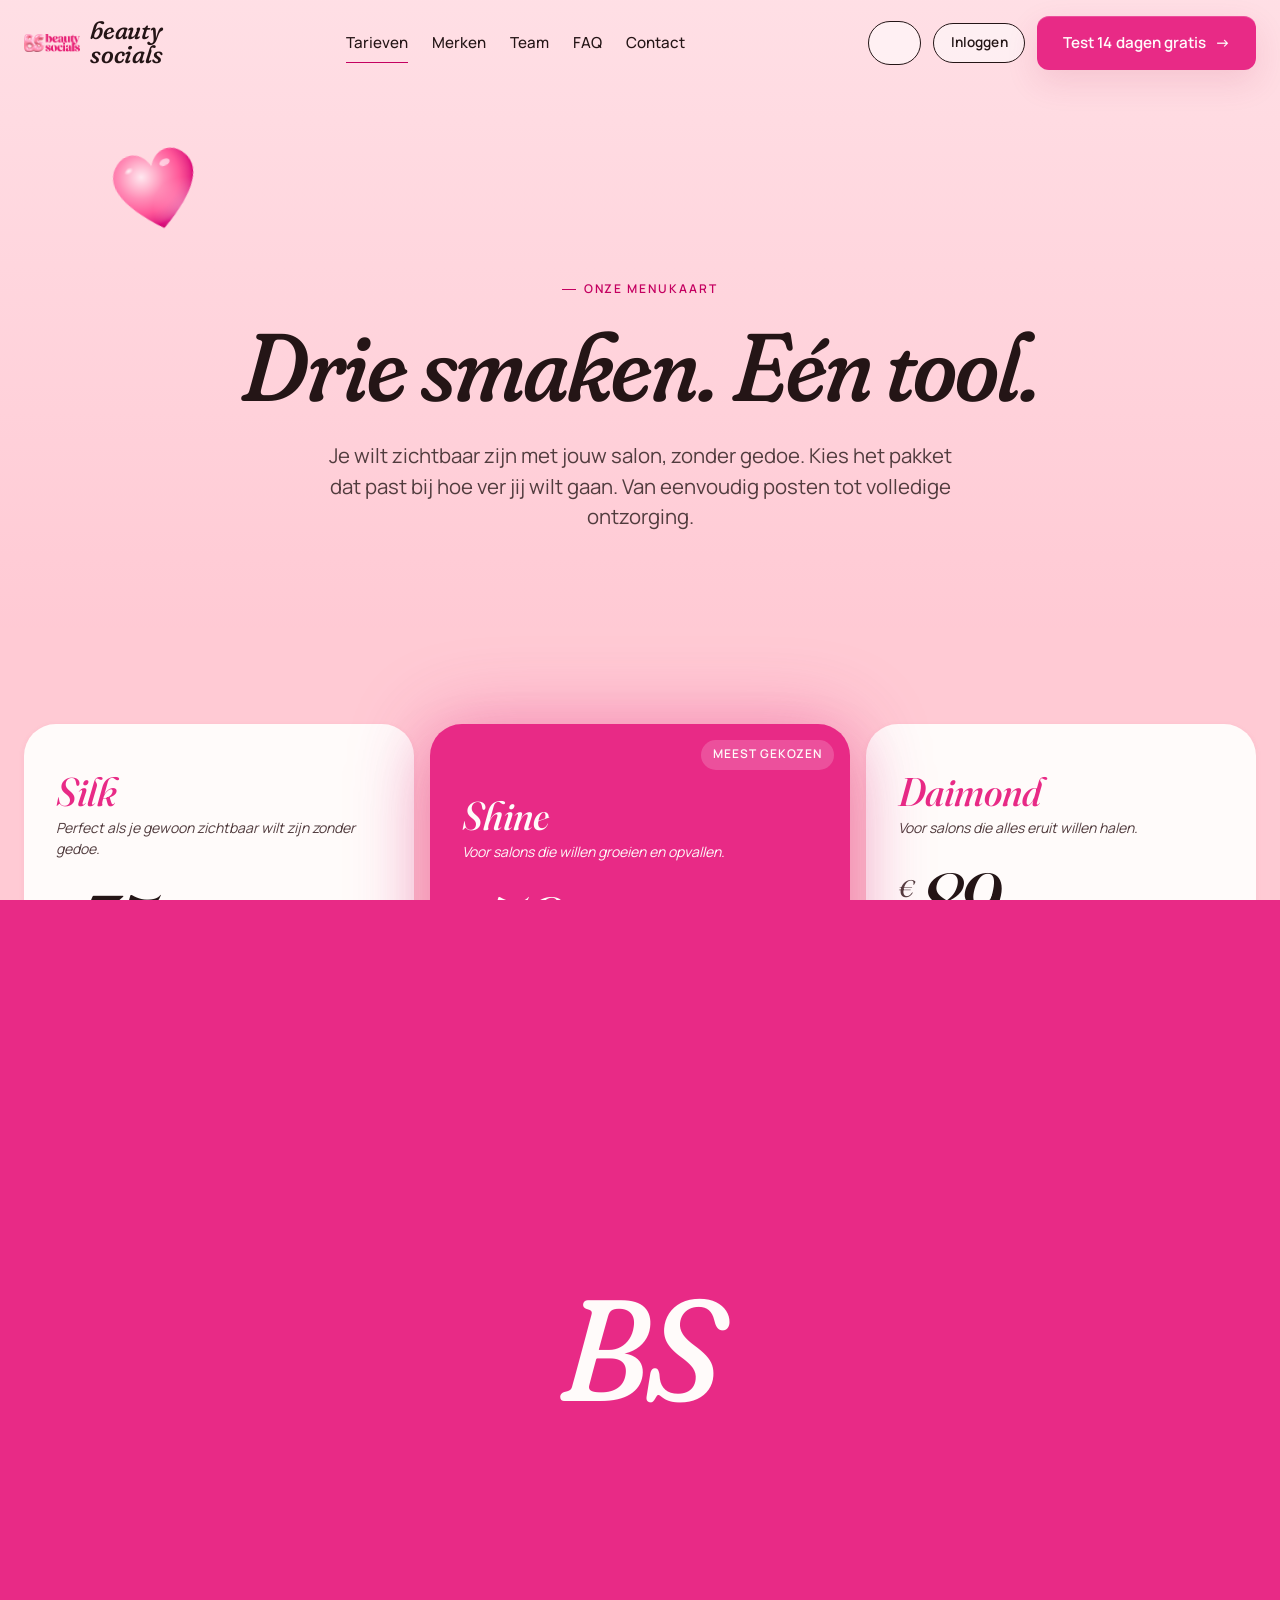
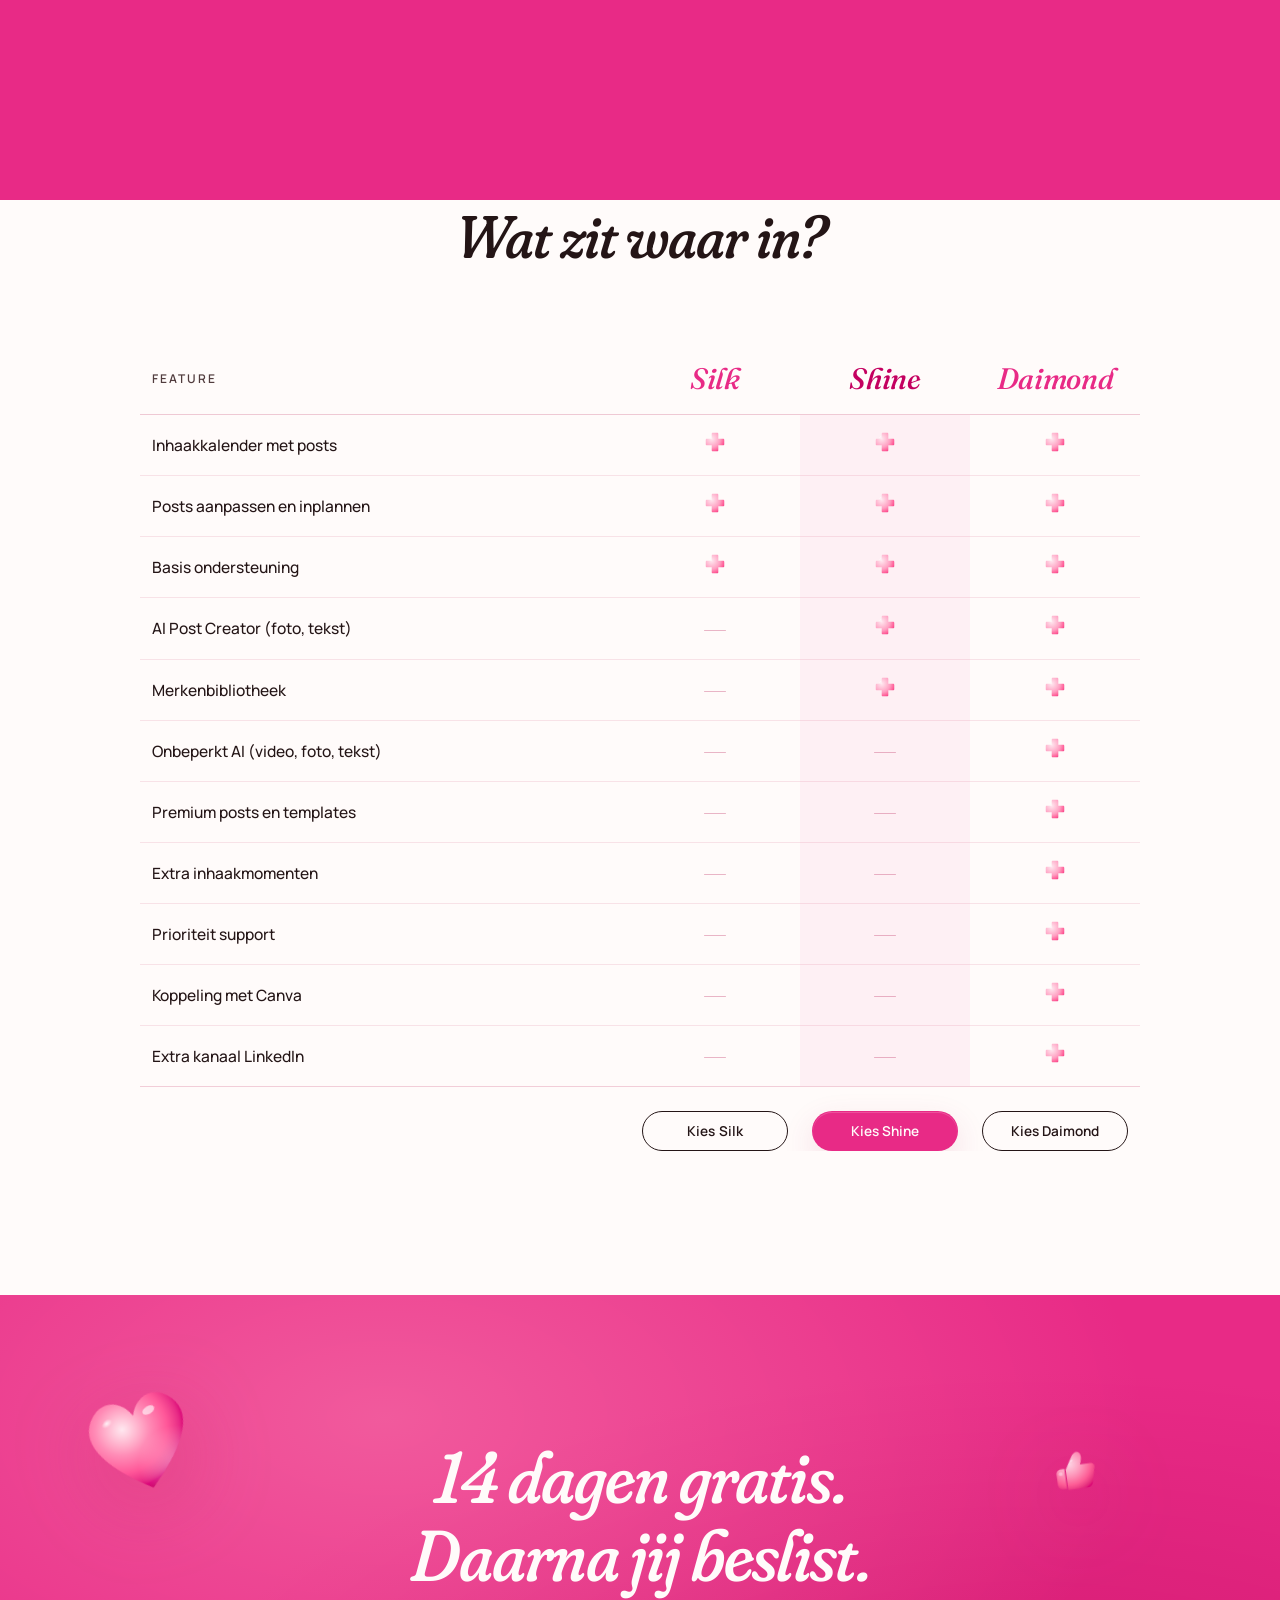
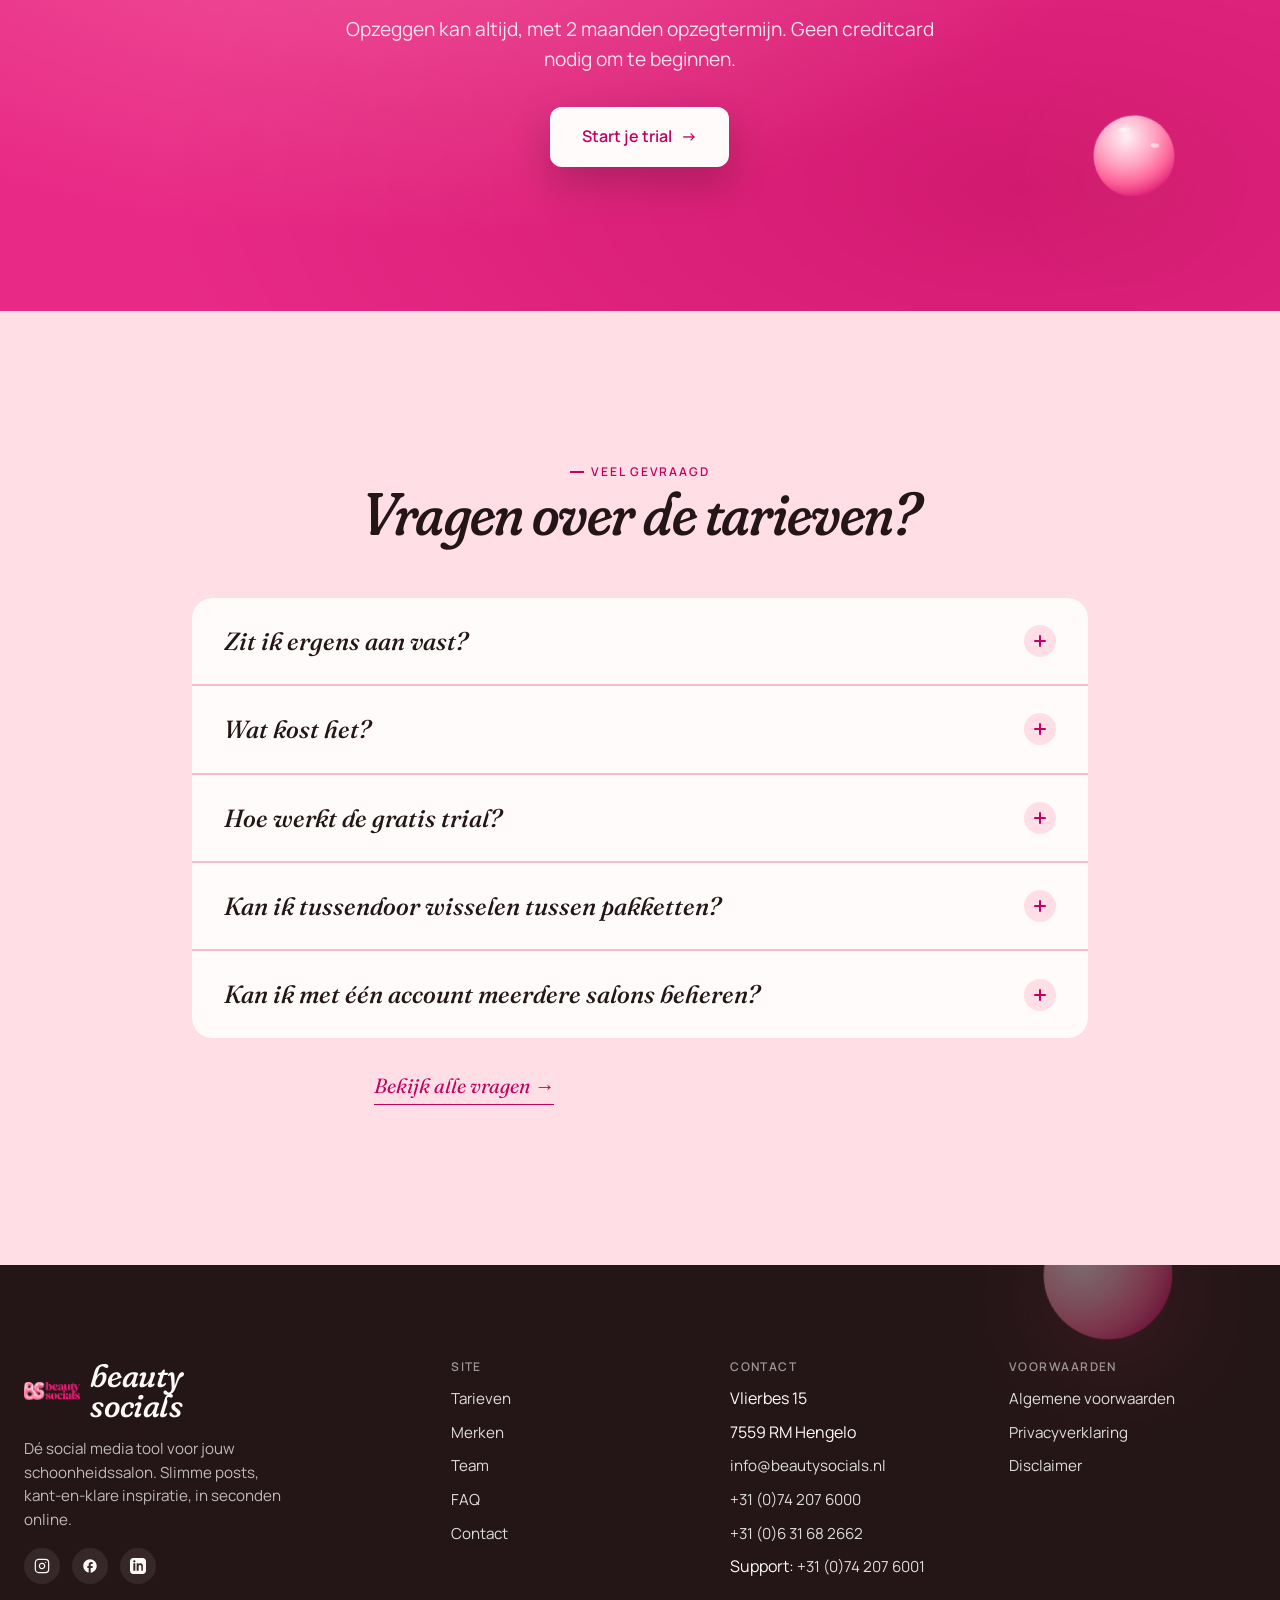
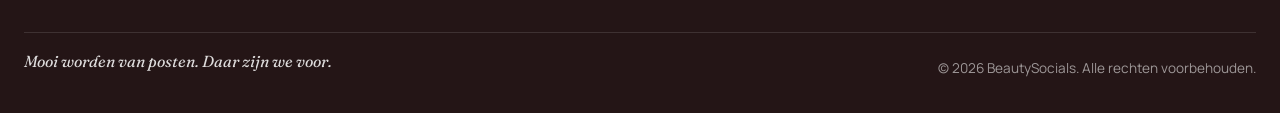
<file: tarieven.html>
<!doctype html>
<html lang="nl">
<head>
  <meta charset="utf-8" />
  <meta name="viewport" content="width=device-width, initial-scale=1" />
  <meta name="theme-color" content="#f4cad6" />
  <title>Tarieven · BeautySocials</title>
  <meta name="description" content="Drie pakketten. Vanaf €35 per maand. 14 dagen gratis proberen." />
  <link rel="icon" type="image/png" href="assets/images/logo-bs-roze.png" />
  <link rel="preconnect" href="https://fonts.googleapis.com" />
  <link rel="preconnect" href="https://fonts.gstatic.com" crossorigin />
  <link
    href="https://fonts.googleapis.com/css2?family=Fraunces:ital,opsz,wght,SOFT,WONK@0,9..144,300..900,30..100,0..1;1,9..144,300..900,30..100,0..1&family=Manrope:wght@400..800&display=swap"
    rel="stylesheet"
  />
  <link rel="stylesheet" href="assets/css/styles.css" />
  <style>
    /* Tarieven-specifieke aanvullingen */
    .tarieven-hero {
      padding: calc(var(--s-12) + 2rem) 0 var(--s-9);
      position: relative;
      overflow: hidden;
      background: linear-gradient(180deg, var(--blush-200) 0%, var(--blush-300) 100%);
      text-align: center;
    }

    .tarieven-hero .wrap { position: relative; z-index: 5; }

    .tarieven-hero h1 {
      max-width: 18ch;
      margin: 0 auto var(--s-4);
      font-size: clamp(2.75rem, 7.5vw, 6rem);
    }

    .tarieven-hero .lead {
      margin: 0 auto;
      max-width: 52ch;
      font-size: clamp(1.05rem, 1.6vw, 1.275rem);
      text-align: center;
    }

    .tarieven-hero .eyebrow { justify-content: center; margin-bottom: var(--s-4); }
    .tarieven-hero .eyebrow {
      display: inline-flex;
    }

    .tarieven-section {
      padding: var(--s-9) 0 var(--s-10);
      background: var(--blush-300);
      position: relative;
    }

    .tarieven-grid {
      gap: var(--s-5);
      align-items: stretch;
      position: relative;
      z-index: 5;
    }

    @media (min-width: 921px) {
      .tarieven-grid {
        grid-template-columns: 1fr 1.08fr 1fr;
        gap: var(--s-4);
      }
    }

    .tarief {
      padding: var(--s-7) var(--s-6) var(--s-6);
      gap: 0;
    }

    .tarief.is-featured { padding-top: var(--s-8); }

    .tarief-price-amount {
      font-size: clamp(3.5rem, 6vw, 4.75rem);
      letter-spacing: -0.02em;
    }

    .tarief-price-currency {
      font-family: var(--font-display);
      font-style: italic;
      font-size: 1.5rem;
      color: var(--ink-soft);
      align-self: flex-start;
      margin-top: 0.5rem;
      font-variation-settings: "opsz" 60;
    }

    .tarief.is-featured .tarief-price-currency { color: oklch(1 0 0 / 0.78); }

    .tarief-cta {
      width: 100%;
      justify-content: center;
    }

    .tarief.is-featured .tarief-cta {
      background: var(--paper);
      color: var(--bs-pink-deep);
      box-shadow: 0 12px 28px oklch(0 0 0 / 0.18), inset 0 1px 0 oklch(1 0 0 / 0.6);
    }

    .tarief.is-featured .tarief-cta:hover {
      background: var(--paper);
      color: var(--bs-pink-deep);
      transform: translate3d(var(--mx, 0px), calc(var(--my, 0px) - 2px), 0) scale(1.015);
      box-shadow: 0 18px 36px oklch(0 0 0 / 0.22), 0 0 50px oklch(0.62 0.23 358 / 0.3);
    }

    .tarief.is-featured .tarief-cta .btn-arrow { color: var(--bs-pink-deep); }

    .tarief-features-label {
      font-family: var(--font-body);
      font-weight: 600;
      font-size: var(--fs-xs);
      letter-spacing: 0.16em;
      text-transform: uppercase;
      color: var(--ink-soft);
      margin-bottom: var(--s-3);
      font-style: normal;
    }

    .tarief.is-featured .tarief-features-label { color: oklch(1 0 0 / 0.7); }

    .tarief-plus {
      display: inline-flex;
      align-items: center;
      justify-content: center;
      width: 18px;
      height: 18px;
    }

    .tarief-plus svg { width: 100%; height: 100%; display: block; }

    .tarief-meta-row {
      text-align: center;
      margin-top: var(--s-6);
      font-family: var(--font-display);
      font-style: italic;
      font-size: clamp(1rem, 1.3vw, 1.15rem);
      color: var(--ink-soft);
      font-variation-settings: "opsz" 30;
      position: relative;
      z-index: 5;
    }

    .featured-bubble-bg {
      position: absolute;
      width: 480px;
      height: 480px;
      top: 50%;
      left: 50%;
      transform: translate(-50%, -50%);
      opacity: 0.32;
      filter: blur(2px) drop-shadow(0 30px 60px oklch(0.55 0.18 4 / 0.32));
      pointer-events: none;
      z-index: 1;
    }

    /* Vergelijkingstabel */
    .compare-section {
      padding: var(--s-10) 0;
    }

    .compare-section .eyebrow { justify-content: center; }
    .compare-section .compare-head { text-align: center; margin-bottom: var(--s-8); }
    .compare-section h2 { max-width: 16ch; margin: 0 auto; }

    .compare-table-wrap {
      max-width: 64rem;
      margin: 0 auto;
      overflow-x: auto;
      padding: 0 var(--s-3);
    }

    .compare-table {
      width: 100%;
      border-collapse: collapse;
      font-size: 0.97rem;
      min-width: 520px;
    }

    .compare-table thead th {
      font-family: var(--font-display);
      font-style: italic;
      font-weight: 500;
      font-variation-settings: "opsz" 60;
      font-size: clamp(1.35rem, 2.4vw, 1.85rem);
      color: var(--bs-pink);
      padding: var(--s-3) var(--s-3);
      text-align: center;
      border-bottom: 1.5px solid oklch(0.55 0.18 4 / 0.25);
      letter-spacing: -0.01em;
    }

    .compare-table thead th.compare-feature-col {
      text-align: left;
      color: var(--ink-soft);
      font-style: normal;
      font-family: var(--font-body);
      font-size: var(--fs-xs);
      font-weight: 600;
      letter-spacing: 0.16em;
      text-transform: uppercase;
    }

    .compare-table thead th.is-feature {
      color: var(--bs-pink-deep);
      position: relative;
    }

    .compare-table thead th.is-feature::after {
      content: "Meest gekozen";
      position: absolute;
      top: -0.4rem;
      left: 50%;
      transform: translate(-50%, -100%);
      font-family: var(--font-body);
      font-style: normal;
      font-size: 0.7rem;
      font-weight: 600;
      letter-spacing: 0.14em;
      text-transform: uppercase;
      color: var(--paper);
      background: var(--bs-pink);
      padding: 0.3rem 0.65rem;
      border-radius: var(--r-pill);
      white-space: nowrap;
    }

    .compare-table tbody tr {
      border-bottom: 1px solid oklch(0.55 0.18 4 / 0.12);
      transition: background var(--t-1) var(--ease-out);
    }

    .compare-table tbody tr:hover {
      background: var(--blush-100);
    }

    .compare-table td {
      padding: var(--s-4) var(--s-3);
      vertical-align: middle;
    }

    .compare-table td.feature {
      color: var(--ink);
      font-weight: 500;
    }

    .compare-table td.cell {
      text-align: center;
      width: 17%;
    }

    .compare-table td.cell.is-feature {
      background: oklch(0.62 0.23 358 / 0.05);
    }

    .compare-table tbody tr:hover td.cell.is-feature {
      background: oklch(0.62 0.23 358 / 0.08);
    }

    .compare-mark {
      display: inline-flex;
      align-items: center;
      justify-content: center;
      width: 22px;
      height: 22px;
      margin: 0 auto;
    }

    .compare-mark svg { width: 100%; height: 100%; }

    .compare-empty {
      display: inline-block;
      width: 22px;
      height: 1.5px;
      background: oklch(0.55 0.18 4 / 0.35);
      border-radius: 1px;
      vertical-align: middle;
    }

    .compare-table tfoot td {
      padding: var(--s-5) var(--s-3) 0;
      text-align: center;
    }

    .compare-table .compare-cta-row .btn {
      width: 100%;
      max-width: 200px;
      margin: 0 auto;
    }

    /* Conversie CTA */
    .conversion {
      background: var(--bs-pink);
      color: var(--paper);
      padding: var(--s-10) 0;
      position: relative;
      overflow: hidden;
      text-align: center;
    }

    .conversion::before {
      content: "";
      position: absolute;
      inset: 0;
      background: radial-gradient(ellipse at 30% 20%, oklch(0.85 0.15 6 / 0.4), transparent 60%),
                  radial-gradient(ellipse at 80% 80%, oklch(0.45 0.25 0 / 0.4), transparent 60%);
      pointer-events: none;
    }

    .conversion .wrap { position: relative; z-index: 5; }

    .conversion h2 {
      color: var(--paper);
      max-width: 18ch;
      margin: 0 auto var(--s-4);
      font-size: clamp(2.5rem, 6vw, 4.5rem);
      font-variation-settings: "opsz" 144, "SOFT" 100, "WONK" 1;
    }

    .conversion p {
      color: oklch(1 0 0 / 0.85);
      margin: 0 auto var(--s-6);
      max-width: 50ch;
      font-size: clamp(1rem, 1.5vw, 1.2rem);
      text-align: center;
    }

    .btn-on-pink {
      background: var(--paper);
      color: var(--bs-pink-deep);
      padding: 1.1rem 2rem;
      font-size: 1rem;
      box-shadow: 0 16px 40px oklch(0 0 0 / 0.22), inset 0 1px 0 oklch(1 0 0 / 0.6);
    }

    .btn-on-pink:hover {
      transform: translate3d(var(--mx, 0px), calc(var(--my, 0px) - 3px), 0) scale(1.02);
      box-shadow: 0 24px 56px oklch(0 0 0 / 0.28), 0 0 80px oklch(1 0 0 / 0.18);
      color: var(--bs-pink-deep);
    }

    .btn-on-pink .btn-arrow { color: var(--bs-pink-deep); }

    /* FAQ-strook */
    .tarieven-faq {
      background: var(--blush-200);
      padding: var(--s-10) 0;
    }

    .tarieven-faq .faq-head {
      text-align: center;
      margin-bottom: var(--s-7);
    }

    .tarieven-faq .eyebrow { justify-content: center; }

    .tarieven-faq .faq-list {
      max-width: 56rem;
      margin: 0 auto;
    }

    .tarieven-faq .faq-foot {
      text-align: center;
      margin-top: var(--s-6);
    }

    .tarieven-faq .faq-foot a {
      font-family: var(--font-display);
      font-style: italic;
      font-variation-settings: "opsz" 60;
      font-size: clamp(1.05rem, 1.6vw, 1.35rem);
      color: var(--bs-pink-deep);
      border-bottom: 1.5px solid currentColor;
      padding-bottom: 2px;
      transition: color var(--t-1) var(--ease-out), transform var(--t-1) var(--ease-out);
      display: inline-block;
    }

    .tarieven-faq .faq-foot a:hover {
      color: var(--bs-pink);
      transform: translate3d(var(--mx, 0px), calc(var(--my, 0px) - 2px), 0);
    }

    /* Bubble decor positions */
    .bubble-tr-hero-1 { width: 110px; height: 110px; top: 22%; left: 8%; --rot: -12deg; }
    .bubble-tr-hero-2 { width: 86px; height: 86px; top: 60%; right: 10%; --rot: 18deg; }
    .bubble-tr-hero-3 { width: 64px; height: 64px; top: 36%; right: 22%; --rot: -8deg; opacity: 0.85; }

    .bubble-tr-conv-1 { width: 130px; height: 130px; top: 14%; left: 6%; --rot: -16deg; }
    .bubble-tr-conv-2 { width: 88px; height: 88px; bottom: 18%; right: 8%; --rot: 22deg; }
    .bubble-tr-conv-3 { width: 56px; height: 56px; top: 24%; right: 14%; --rot: -8deg; opacity: 0.9; }

    @media (max-width: 880px) {
      .bubble-tr-hero-1 { width: 70px; height: 70px; top: 14%; }
      .bubble-tr-hero-2 { width: 56px; height: 56px; }
      .bubble-tr-hero-3 { display: none; }
      .bubble-tr-conv-1 { width: 80px; height: 80px; }
      .bubble-tr-conv-2 { width: 60px; height: 60px; }
      .bubble-tr-conv-3 { display: none; }
      .featured-bubble-bg { width: 320px; height: 320px; opacity: 0.22; }
    }
  </style>
  <script>document.documentElement.classList.add('js');</script>
</head>
<body>
  <header class="site-header">
    <div class="wrap nav-row">
      <a class="brand" href="index.html" aria-label="BeautySocials home">
        <img class="brand-logo" src="assets/images/logo-bs-roze.png" alt="" />
        <span class="brand-text">beauty<br />socials</span>
      </a>
      <nav class="nav-primary" aria-label="Hoofdnavigatie">
        <a href="tarieven.html" class="is-active">Tarieven</a>
        <a href="merken.html">Merken</a>
        <a href="team.html">Team</a>
        <a href="faq.html">FAQ</a>
        <a href="contact.html">Contact</a>
      </nav>
      <div class="nav-cta">
        <a href="tel:+31742076000" class="btn btn-icon" aria-label="Bel ons">
          <svg width="18" height="18" viewBox="0 0 24 24" fill="none" stroke="currentColor" stroke-width="1.8" stroke-linecap="round" stroke-linejoin="round" aria-hidden="true">
            <path d="M22 16.92v3a2 2 0 0 1-2.18 2 19.79 19.79 0 0 1-8.63-3.07 19.5 19.5 0 0 1-6-6 19.79 19.79 0 0 1-3.07-8.67A2 2 0 0 1 4.11 2h3a2 2 0 0 1 2 1.72 12.84 12.84 0 0 0 .7 2.81 2 2 0 0 1-.45 2.11L8.09 9.91a16 16 0 0 0 6 6l1.27-1.27a2 2 0 0 1 2.11-.45 12.84 12.84 0 0 0 2.81.7A2 2 0 0 1 22 16.92z" />
          </svg>
        </a>
        <a href="contact.html#trial" class="btn btn-pill">Inloggen</a>
        <a href="contact.html#trial" class="btn btn-primary" data-magnetic>
          Test 14 dagen gratis
          <span class="btn-arrow">→</span>
        </a>
        <button class="nav-toggle" aria-label="Menu openen of sluiten" aria-expanded="false">
          <span></span><span></span><span></span>
        </button>
      </div>
    </div>
  </header>

  <div class="mobile-menu" aria-hidden="true">
    <a href="tarieven.html">Tarieven</a>
    <a href="merken.html">Merken</a>
    <a href="team.html">Team</a>
    <a href="faq.html">FAQ</a>
    <a href="contact.html">Contact</a>
    <div class="menu-cta">
      <a href="contact.html#trial" class="btn btn-pill">Inloggen</a>
      <a href="contact.html#trial" class="btn btn-primary">Test 14 dagen gratis</a>
    </div>
  </div>

  <main>
    <!-- HERO -->
    <section class="tarieven-hero" data-hero-enter>
      <span class="bubble bubble-tr-hero-1 float-a delay-1" data-bubble="heart" data-parallax="0.18" data-hero-visual></span>
      <span class="bubble bubble-tr-hero-2 float-b delay-2" data-bubble="thumb" data-parallax="0.12" data-hero-visual></span>
      <span class="bubble bubble-tr-hero-3 float-c delay-3" data-bubble="quote" data-parallax="0.08" data-hero-visual></span>
      <div class="wrap">
        <span class="eyebrow" data-hero-eyebrow>Onze menukaart</span>
        <h1 data-split data-hero-title>Drie smaken. Eén tool.</h1>
        <p class="lead" data-hero-lead>Je wilt zichtbaar zijn met jouw salon, zonder gedoe. Kies het pakket dat past bij hoe ver jij wilt gaan. Van eenvoudig posten tot volledige ontzorging.</p>
      </div>
    </section>

    <!-- TARIEVEN GRID -->
    <section class="tarieven-section">
      <span class="bubble featured-bubble-bg float-c delay-2" data-bubble="blob" data-parallax="0.10"></span>
      <div class="wrap">
        <div class="tarieven-grid" data-reveal-stagger>
          <!-- SILK -->
          <article class="tarief">
            <div class="tarief-name">Silk</div>
            <div class="tarief-tagline">Perfect als je gewoon zichtbaar wilt zijn zonder gedoe.</div>
            <div class="tarief-price">
              <span class="tarief-price-currency">€</span>
              <span class="tarief-price-amount">35</span>
              <span class="tarief-price-period">/ maand</span>
            </div>
            <div class="tarief-features-label">Wat zit erin</div>
            <ul>
              <li><span class="tarief-plus" data-bubble="plus" aria-hidden="true"></span><span>Toegang tot inhaakkalender</span></li>
              <li><span class="tarief-plus" data-bubble="plus" aria-hidden="true"></span><span>Kant-en-klare posts per maand</span></li>
              <li><span class="tarief-plus" data-bubble="plus" aria-hidden="true"></span><span>Posts eenvoudig aanpassen</span></li>
              <li><span class="tarief-plus" data-bubble="plus" aria-hidden="true"></span><span>Inplannen en posten</span></li>
              <li><span class="tarief-plus" data-bubble="plus" aria-hidden="true"></span><span>Basis ondersteuning</span></li>
            </ul>
            <a href="contact.html#trial" class="btn btn-ghost tarief-cta">Start met Silk</a>
            <p class="tarief-meta">Laagdrempelig, vanaf de eerste post.</p>
          </article>

          <!-- SHINE (featured) -->
          <article class="tarief is-featured">
            <span class="tarief-badge">Meest gekozen</span>
            <div class="tarief-name" style="color: var(--paper);">Shine</div>
            <div class="tarief-tagline">Voor salons die willen groeien en opvallen.</div>
            <div class="tarief-price">
              <span class="tarief-price-currency">€</span>
              <span class="tarief-price-amount">59</span>
              <span class="tarief-price-period">/ maand</span>
            </div>
            <div class="tarief-features-label">Alles van Silk, plus</div>
            <ul>
              <li><span class="tarief-plus" data-bubble="plus" aria-hidden="true"></span><span>AI Post Creator (foto's en tekst)</span></li>
              <li><span class="tarief-plus" data-bubble="plus" aria-hidden="true"></span><span>Meer content per maand</span></li>
              <li><span class="tarief-plus" data-bubble="plus" aria-hidden="true"></span><span>Toegang tot merkenbibliotheek</span></li>
              <li><span class="tarief-plus" data-bubble="plus" aria-hidden="true"></span><span>Meer variatie en inspiratie</span></li>
              <li><span class="tarief-plus" data-bubble="plus" aria-hidden="true"></span><span>Sneller en slimmer werken</span></li>
            </ul>
            <a href="contact.html#trial" class="btn tarief-cta">Start met Shine <span class="btn-arrow">→</span></a>
            <p class="tarief-meta">Onze populairste keuze, voor actieve groeiers.</p>
          </article>

          <!-- DAIMOND -->
          <article class="tarief">
            <div class="tarief-name">Daimond</div>
            <div class="tarief-tagline">Voor salons die alles eruit willen halen.</div>
            <div class="tarief-price">
              <span class="tarief-price-currency">€</span>
              <span class="tarief-price-amount">89</span>
              <span class="tarief-price-period">/ maand</span>
            </div>
            <div class="tarief-features-label">Alles van Shine, plus</div>
            <ul>
              <li><span class="tarief-plus" data-bubble="plus" aria-hidden="true"></span><span>Onbeperkt AI content (video, foto, tekst)</span></li>
              <li><span class="tarief-plus" data-bubble="plus" aria-hidden="true"></span><span>Premium posts en templates</span></li>
              <li><span class="tarief-plus" data-bubble="plus" aria-hidden="true"></span><span>Extra inhaakmomenten</span></li>
              <li><span class="tarief-plus" data-bubble="plus" aria-hidden="true"></span><span>Prioriteit support</span></li>
              <li><span class="tarief-plus" data-bubble="plus" aria-hidden="true"></span><span>Altijd een stap voor</span></li>
              <li><span class="tarief-plus" data-bubble="plus" aria-hidden="true"></span><span>Koppeling met Canva</span></li>
              <li><span class="tarief-plus" data-bubble="plus" aria-hidden="true"></span><span>Extra kanaal: LinkedIn</span></li>
            </ul>
            <a href="contact.html#trial" class="btn btn-ghost tarief-cta">Start met Daimond</a>
            <p class="tarief-meta">Premium, voor de full-power salon.</p>
          </article>
        </div>
        <p class="tarief-meta-row">Alle pakketten 14 dagen gratis. Geen creditcard, geen verplichtingen.</p>
      </div>
    </section>

    <!-- VERGELIJKING -->
    <section class="compare-section bg-paper">
      <div class="wrap">
        <div class="compare-head" data-reveal>
          <span class="eyebrow">In één oogopslag</span>
          <h2>Wat zit waar in?</h2>
        </div>

        <div class="compare-table-wrap" data-reveal>
          <table class="compare-table">
            <thead>
              <tr>
                <th class="compare-feature-col" scope="col">Feature</th>
                <th scope="col">Silk</th>
                <th scope="col" class="is-feature">Shine</th>
                <th scope="col">Daimond</th>
              </tr>
            </thead>
            <tbody>
              <tr>
                <td class="feature">Inhaakkalender met posts</td>
                <td class="cell"><span class="compare-mark" data-bubble="plus" aria-label="Ja"></span></td>
                <td class="cell is-feature"><span class="compare-mark" data-bubble="plus" aria-label="Ja"></span></td>
                <td class="cell"><span class="compare-mark" data-bubble="plus" aria-label="Ja"></span></td>
              </tr>
              <tr>
                <td class="feature">Posts aanpassen en inplannen</td>
                <td class="cell"><span class="compare-mark" data-bubble="plus" aria-label="Ja"></span></td>
                <td class="cell is-feature"><span class="compare-mark" data-bubble="plus" aria-label="Ja"></span></td>
                <td class="cell"><span class="compare-mark" data-bubble="plus" aria-label="Ja"></span></td>
              </tr>
              <tr>
                <td class="feature">Basis ondersteuning</td>
                <td class="cell"><span class="compare-mark" data-bubble="plus" aria-label="Ja"></span></td>
                <td class="cell is-feature"><span class="compare-mark" data-bubble="plus" aria-label="Ja"></span></td>
                <td class="cell"><span class="compare-mark" data-bubble="plus" aria-label="Ja"></span></td>
              </tr>
              <tr>
                <td class="feature">AI Post Creator (foto, tekst)</td>
                <td class="cell"><span class="compare-empty" aria-label="Niet inbegrepen"></span></td>
                <td class="cell is-feature"><span class="compare-mark" data-bubble="plus" aria-label="Ja"></span></td>
                <td class="cell"><span class="compare-mark" data-bubble="plus" aria-label="Ja"></span></td>
              </tr>
              <tr>
                <td class="feature">Merkenbibliotheek</td>
                <td class="cell"><span class="compare-empty" aria-label="Niet inbegrepen"></span></td>
                <td class="cell is-feature"><span class="compare-mark" data-bubble="plus" aria-label="Ja"></span></td>
                <td class="cell"><span class="compare-mark" data-bubble="plus" aria-label="Ja"></span></td>
              </tr>
              <tr>
                <td class="feature">Onbeperkt AI (video, foto, tekst)</td>
                <td class="cell"><span class="compare-empty" aria-label="Niet inbegrepen"></span></td>
                <td class="cell is-feature"><span class="compare-empty" aria-label="Niet inbegrepen"></span></td>
                <td class="cell"><span class="compare-mark" data-bubble="plus" aria-label="Ja"></span></td>
              </tr>
              <tr>
                <td class="feature">Premium posts en templates</td>
                <td class="cell"><span class="compare-empty" aria-label="Niet inbegrepen"></span></td>
                <td class="cell is-feature"><span class="compare-empty" aria-label="Niet inbegrepen"></span></td>
                <td class="cell"><span class="compare-mark" data-bubble="plus" aria-label="Ja"></span></td>
              </tr>
              <tr>
                <td class="feature">Extra inhaakmomenten</td>
                <td class="cell"><span class="compare-empty" aria-label="Niet inbegrepen"></span></td>
                <td class="cell is-feature"><span class="compare-empty" aria-label="Niet inbegrepen"></span></td>
                <td class="cell"><span class="compare-mark" data-bubble="plus" aria-label="Ja"></span></td>
              </tr>
              <tr>
                <td class="feature">Prioriteit support</td>
                <td class="cell"><span class="compare-empty" aria-label="Niet inbegrepen"></span></td>
                <td class="cell is-feature"><span class="compare-empty" aria-label="Niet inbegrepen"></span></td>
                <td class="cell"><span class="compare-mark" data-bubble="plus" aria-label="Ja"></span></td>
              </tr>
              <tr>
                <td class="feature">Koppeling met Canva</td>
                <td class="cell"><span class="compare-empty" aria-label="Niet inbegrepen"></span></td>
                <td class="cell is-feature"><span class="compare-empty" aria-label="Niet inbegrepen"></span></td>
                <td class="cell"><span class="compare-mark" data-bubble="plus" aria-label="Ja"></span></td>
              </tr>
              <tr>
                <td class="feature">Extra kanaal LinkedIn</td>
                <td class="cell"><span class="compare-empty" aria-label="Niet inbegrepen"></span></td>
                <td class="cell is-feature"><span class="compare-empty" aria-label="Niet inbegrepen"></span></td>
                <td class="cell"><span class="compare-mark" data-bubble="plus" aria-label="Ja"></span></td>
              </tr>
            </tbody>
            <tfoot>
              <tr class="compare-cta-row">
                <td></td>
                <td><a href="contact.html#trial" class="btn btn-ghost btn-pill">Kies Silk</a></td>
                <td><a href="contact.html#trial" class="btn btn-primary btn-pill">Kies Shine</a></td>
                <td><a href="contact.html#trial" class="btn btn-ghost btn-pill">Kies Daimond</a></td>
              </tr>
            </tfoot>
          </table>
        </div>
      </div>
    </section>

    <!-- CONVERSIE BALK -->
    <section class="conversion">
      <span class="bubble bubble-tr-conv-1 float-a delay-2" data-bubble="heart" data-parallax="0.16"></span>
      <span class="bubble bubble-tr-conv-2 float-b delay-1" data-bubble="blob" data-parallax="0.12"></span>
      <span class="bubble bubble-tr-conv-3 float-c delay-3" data-bubble="thumb" data-parallax="0.10"></span>
      <div class="wrap" data-reveal>
        <h2>14 dagen gratis. Daarna jij beslist.</h2>
        <p>Opzeggen kan altijd, met 2 maanden opzegtermijn. Geen creditcard nodig om te beginnen.</p>
        <a href="contact.html#trial" class="btn btn-on-pink" data-magnetic>
          Start je trial
          <span class="btn-arrow">→</span>
        </a>
      </div>
    </section>

    <!-- FAQ STROOK -->
    <section class="tarieven-faq">
      <div class="wrap">
        <div class="faq-head" data-reveal>
          <span class="eyebrow">Veel gevraagd</span>
          <h2>Vragen over de tarieven?</h2>
        </div>

        <div class="faq-list" data-reveal>
          <details class="faq-item">
            <summary class="faq-summary">
              Zit ik ergens aan vast?
              <span class="faq-toggle" aria-hidden="true"></span>
            </summary>
            <div class="faq-body">
              <p>Nee. Je probeert BeautySocials eerst 14 dagen gratis. Daarna kies je zelf of je doorgaat. Abonnementen hebben een opzegtermijn van 2 maanden en zijn altijd op te zeggen.</p>
            </div>
          </details>

          <details class="faq-item">
            <summary class="faq-summary">
              Wat kost het?
              <span class="faq-toggle" aria-hidden="true"></span>
            </summary>
            <div class="faq-body">
              <p>De eerste 14 dagen zijn gratis. Daarna start je vanaf €35 per maand met Silk, €59 met Shine of €89 met Daimond. Welk pakket past, hangt af van hoeveel content en automatisering je wilt.</p>
            </div>
          </details>

          <details class="faq-item">
            <summary class="faq-summary">
              Hoe werkt de gratis trial?
              <span class="faq-toggle" aria-hidden="true"></span>
            </summary>
            <div class="faq-body">
              <p>Je start direct met volledige toegang tot een pakket naar keuze. Geen creditcard, geen automatische verlenging. Aan het einde van de 14 dagen kies je zelf of je verder gaat.</p>
            </div>
          </details>

          <details class="faq-item">
            <summary class="faq-summary">
              Kan ik tussendoor wisselen tussen pakketten?
              <span class="faq-toggle" aria-hidden="true"></span>
            </summary>
            <div class="faq-body">
              <p>Ja. Wil je upgraden van Silk naar Shine of Daimond? Dat doe je direct in je dashboard. Een downgrade gaat in vanaf de eerstvolgende maand.</p>
            </div>
          </details>

          <details class="faq-item">
            <summary class="faq-summary">
              Kan ik met één account meerdere salons beheren?
              <span class="faq-toggle" aria-hidden="true"></span>
            </summary>
            <div class="faq-body">
              <p>Voor één salon werk je vanuit één abonnement. Heb je meerdere vestigingen? Neem contact op, dan kijken we samen naar een passende oplossing voor jouw groep.</p>
            </div>
          </details>
        </div>

        <p class="faq-foot">
          <a href="faq.html">Bekijk alle vragen <span aria-hidden="true">→</span></a>
        </p>
      </div>
    </section>
  </main>

  <footer class="site-footer">
    <span class="bubble footer-bubble float-c delay-2" data-bubble="blob" style="--rot:-12deg; width:140px; height:140px; top:-60px; right:8%; opacity:0.4;"></span>
    <div class="wrap">
      <div class="footer-grid">
        <div class="footer-brand">
          <a class="brand" href="index.html" aria-label="BeautySocials home">
            <img class="brand-logo" src="assets/images/logo-bs-roze.png" alt="" />
            <span class="brand-text" style="color: var(--paper);">beauty<br />socials</span>
          </a>
          <p>Dé social media tool voor jouw schoonheidssalon. Slimme posts, kant-en-klare inspiratie, in seconden online.</p>
          <div class="socials" aria-label="Volg ons">
            <a href="#" aria-label="Instagram" data-placeholder data-placeholder-message="Instagram komt binnenkort online">
              <svg viewBox="0 0 24 24" fill="none" stroke="currentColor" stroke-width="1.8" stroke-linecap="round" stroke-linejoin="round" aria-hidden="true"><rect x="2" y="2" width="20" height="20" rx="5" ry="5"/><path d="M16 11.37A4 4 0 1 1 12.63 8 4 4 0 0 1 16 11.37z"/><line x1="17.5" y1="6.5" x2="17.51" y2="6.5"/></svg>
            </a>
            <a href="#" aria-label="Facebook" data-placeholder data-placeholder-message="Facebook komt binnenkort online">
              <svg viewBox="0 0 24 24" fill="currentColor" aria-hidden="true"><path d="M22 12c0-5.52-4.48-10-10-10S2 6.48 2 12c0 4.84 3.44 8.87 8 9.8V15H8v-3h2V9.5C10 7.57 11.57 6 13.5 6H16v3h-2c-.55 0-1 .45-1 1v2h3v3h-3v6.95c5.05-.5 9-4.76 9-9.95z"/></svg>
            </a>
            <a href="#" aria-label="LinkedIn" data-placeholder data-placeholder-message="LinkedIn komt binnenkort online">
              <svg viewBox="0 0 24 24" fill="currentColor" aria-hidden="true"><path d="M19 0h-14c-2.76 0-5 2.24-5 5v14c0 2.76 2.24 5 5 5h14c2.76 0 5-2.24 5-5v-14c0-2.76-2.24-5-5-5zm-11 19h-3v-11h3v11zm-1.5-12.27c-.97 0-1.75-.79-1.75-1.76s.78-1.76 1.75-1.76 1.75.79 1.75 1.76-.78 1.76-1.75 1.76zm13.5 12.27h-3v-5.6c0-1.34-.03-3.07-1.87-3.07-1.87 0-2.16 1.46-2.16 2.97v5.7h-3v-11h2.88v1.5h.04c.4-.76 1.38-1.56 2.84-1.56 3.04 0 3.6 2 3.6 4.6v6.46z"/></svg>
            </a>
          </div>
        </div>
        <div class="footer-col">
          <h5>Site</h5>
          <ul>
            <li><a href="tarieven.html">Tarieven</a></li>
            <li><a href="merken.html">Merken</a></li>
            <li><a href="team.html">Team</a></li>
            <li><a href="faq.html">FAQ</a></li>
            <li><a href="contact.html">Contact</a></li>
          </ul>
        </div>
        <div class="footer-col">
          <h5>Contact</h5>
          <ul>
            <li>Vlierbes 15</li>
            <li>7559 RM Hengelo</li>
            <li><a href="mailto:info@beautysocials.nl">info@beautysocials.nl</a></li>
            <li><a href="tel:+31742076000">+31 (0)74 207 6000</a></li>
            <li><a href="tel:+31631682662">+31 (0)6 31 68 2662</a></li>
            <li>Support: <a href="tel:+31742076001">+31 (0)74 207 6001</a></li>
          </ul>
        </div>
        <div class="footer-col">
          <h5>Voorwaarden</h5>
          <ul>
            <li><a href="#" data-placeholder data-placeholder-message="Algemene voorwaarden pagina volgt binnenkort">Algemene voorwaarden</a></li>
            <li><a href="#" data-placeholder data-placeholder-message="Privacyverklaring pagina volgt binnenkort">Privacyverklaring</a></li>
            <li><a href="#" data-placeholder data-placeholder-message="Disclaimer pagina volgt binnenkort">Disclaimer</a></li>
          </ul>
        </div>
      </div>
      <div class="footer-bottom">
        <p class="one-liner">Mooi worden van posten. Daar zijn we voor.</p>
        <span>© 2026 BeautySocials. Alle rechten voorbehouden.</span>
      </div>
    </div>
  </footer>

  <script src="assets/js/main.js" defer></script>
</body>
</html>
</file>
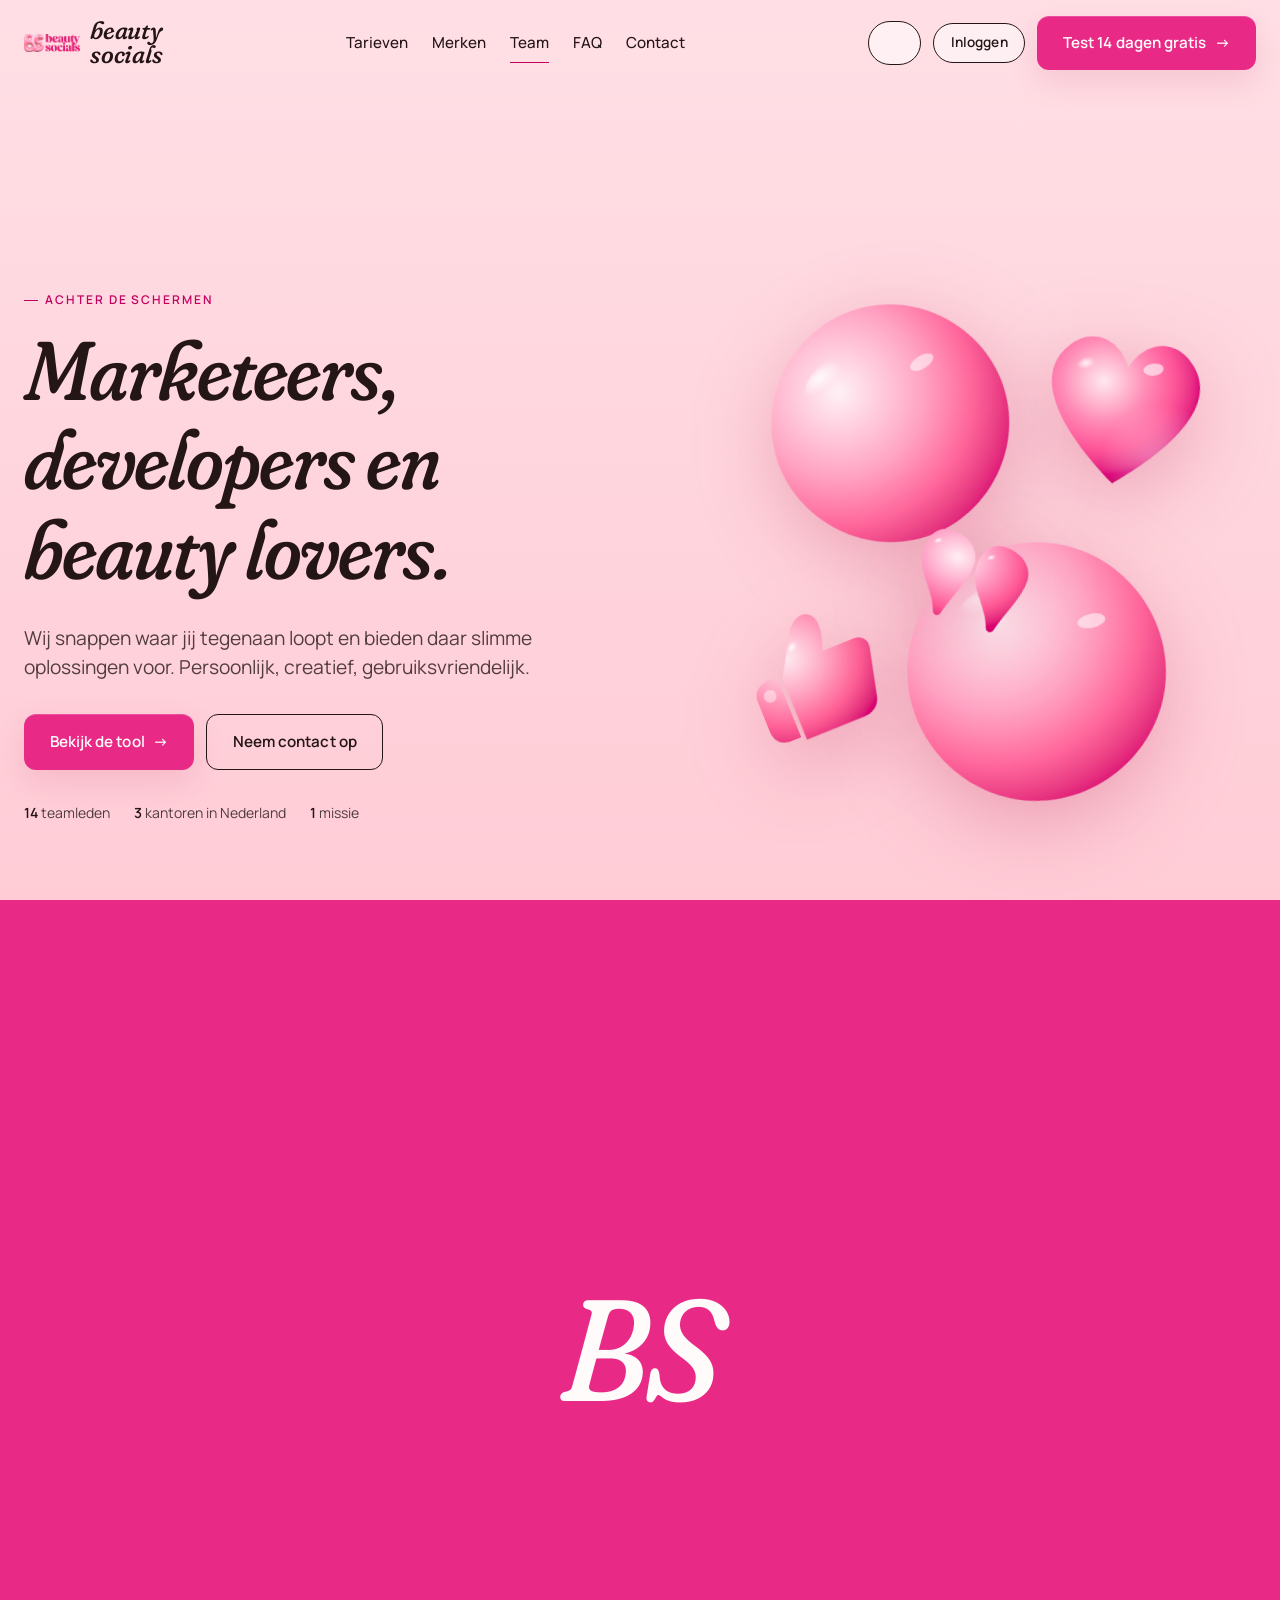
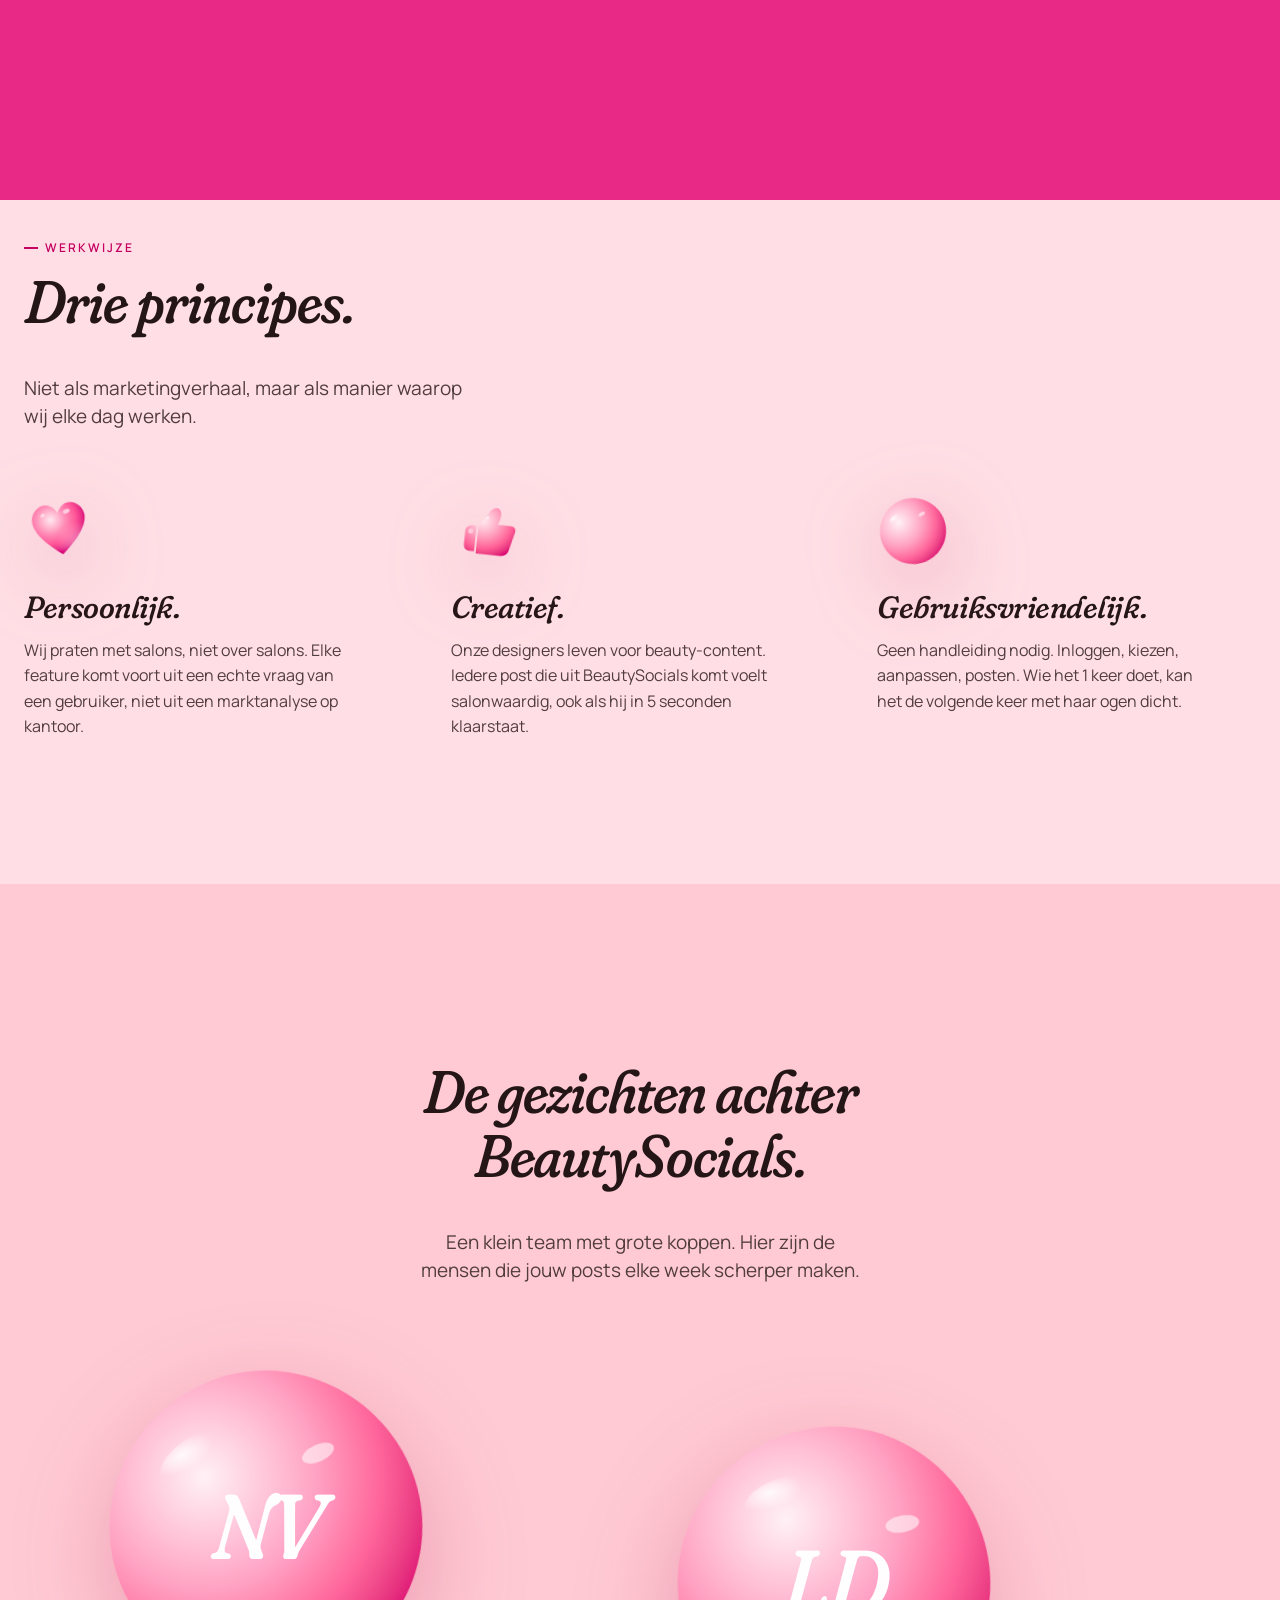
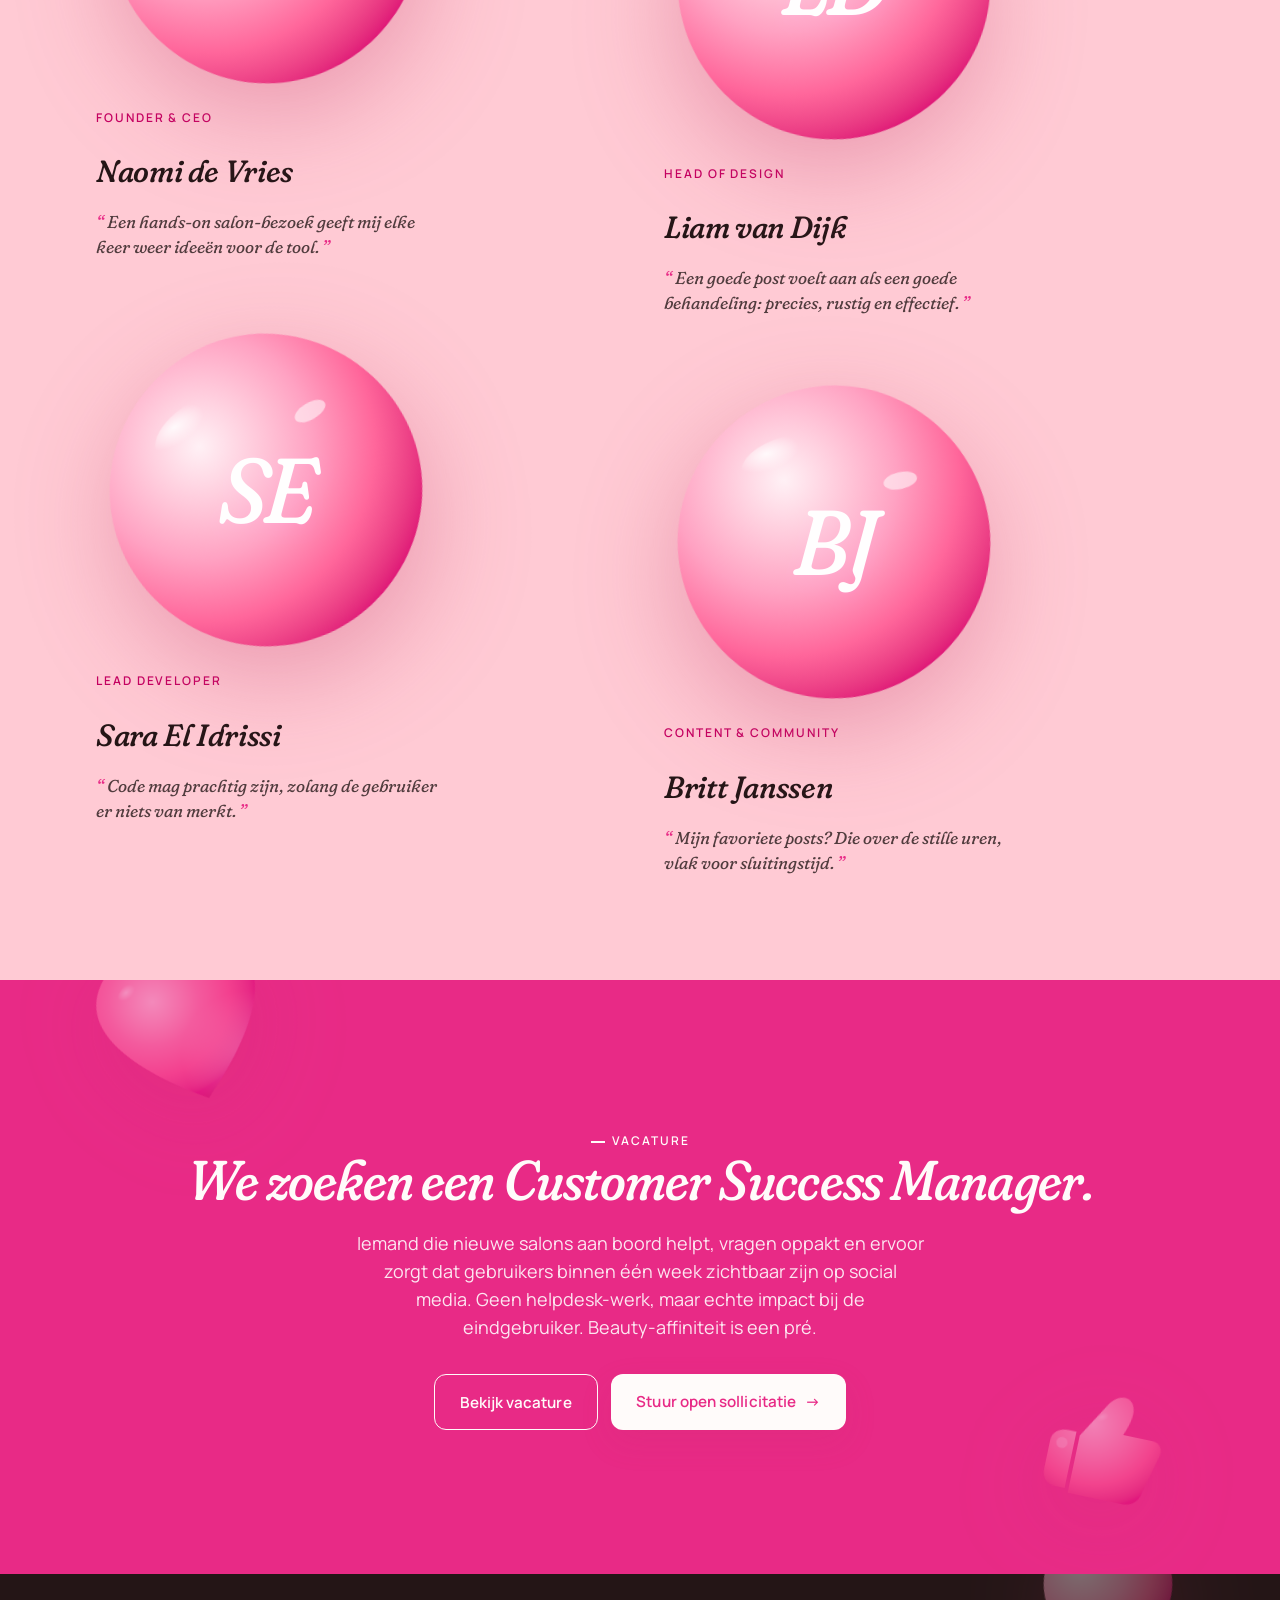
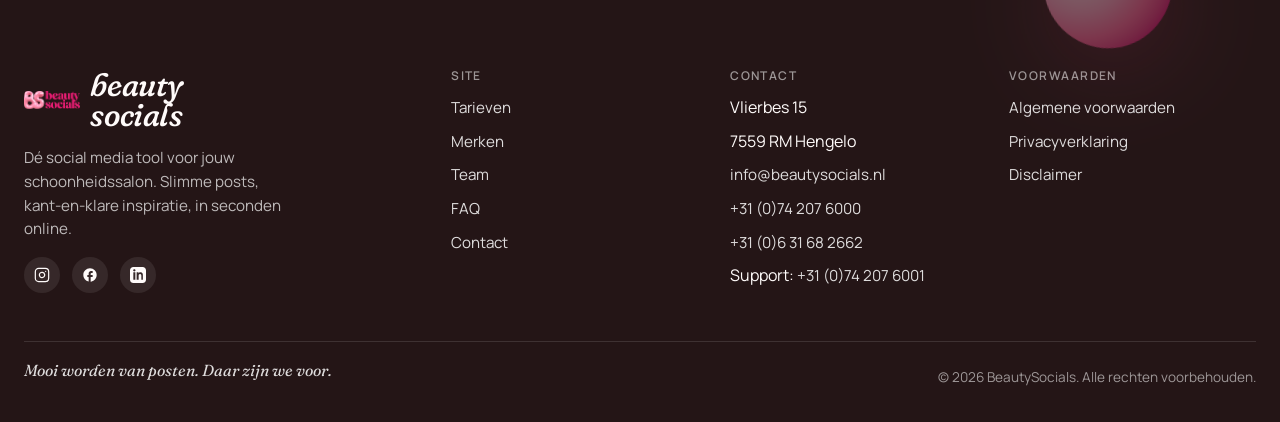
<file: team.html>
<!doctype html>
<html lang="nl">
<head>
  <meta charset="utf-8" />
  <meta name="viewport" content="width=device-width, initial-scale=1" />
  <meta name="theme-color" content="#f4cad6" />
  <title>Team · BeautySocials</title>
  <meta name="description" content="Marketeers, developers en beauty lovers. Eén missie: social media simpel maken voor de schoonheidsbranche." />
  <link rel="icon" type="image/png" href="assets/images/logo-bs-roze.png" />
  <link rel="preconnect" href="https://fonts.googleapis.com" />
  <link rel="preconnect" href="https://fonts.gstatic.com" crossorigin />
  <link
    href="https://fonts.googleapis.com/css2?family=Fraunces:ital,opsz,wght,SOFT,WONK@0,9..144,300..900,30..100,0..1;1,9..144,300..900,30..100,0..1&family=Manrope:wght@400..800&display=swap"
    rel="stylesheet"
  />
  <link rel="stylesheet" href="assets/css/styles.css" />
  <style>
    /* ============================================================
       Team-pagina specifieke stijlen
       ============================================================ */

    /* Hero cluster van team-bubbles */
    .team-hero .hero-visual {
      aspect-ratio: 1 / 1;
      min-height: 460px;
    }

    .team-cluster {
      position: absolute;
      inset: 0;
    }

    .team-cluster .bubble {
      position: absolute;
    }

    .team-cluster .b-1 {
      width: 46%;
      height: 46%;
      top: 4%;
      left: 12%;
      --rot: -14deg;
      z-index: 3;
    }
    .team-cluster .b-2 {
      width: 36%;
      height: 36%;
      top: 8%;
      right: 6%;
      --rot: 8deg;
      z-index: 4;
    }
    .team-cluster .b-3 {
      width: 32%;
      height: 32%;
      bottom: 12%;
      left: 4%;
      --rot: -22deg;
      z-index: 2;
    }
    .team-cluster .b-4 {
      width: 50%;
      height: 50%;
      bottom: 4%;
      right: 14%;
      --rot: 6deg;
      z-index: 5;
    }
    .team-cluster .b-5 {
      width: 22%;
      height: 22%;
      top: 44%;
      left: 38%;
      --rot: 18deg;
      z-index: 6;
    }

    /* Missie sectie */
    .mission-quote {
      font-family: var(--font-display);
      font-style: italic;
      font-weight: 400;
      font-size: clamp(2rem, 5.2vw, 3.85rem);
      line-height: 1.04;
      letter-spacing: -0.02em;
      font-variation-settings: "opsz" 96, "SOFT" 100, "WONK" 1;
      text-align: center;
      margin: var(--s-4) auto var(--s-8);
      max-width: 24ch;
      color: var(--ink);
      position: relative;
    }
    .mission-quote .glow {
      color: var(--bs-pink);
      display: inline-block;
    }

    .mission-eyebrow-row {
      display: flex;
      justify-content: center;
      margin-bottom: var(--s-2);
    }

    .mission-paragraphs {
      display: grid;
      grid-template-columns: repeat(2, 1fr);
      gap: var(--s-7);
      max-width: 64rem;
      margin: 0 auto;
    }

    .mission-paragraphs p {
      font-size: 1.075rem;
      line-height: 1.65;
      color: var(--ink-soft);
      max-width: 38ch;
      margin: 0;
    }

    .mission-paragraphs p:nth-child(2) {
      justify-self: end;
    }

    @media (max-width: 720px) {
      .mission-paragraphs { grid-template-columns: 1fr; gap: var(--s-5); }
      .mission-paragraphs p:nth-child(2) { justify-self: start; }
    }

    .mission-bg-bubble {
      position: absolute;
      width: 320px;
      height: 320px;
      top: -80px;
      right: -120px;
      opacity: 0.22;
      z-index: 0;
    }

    .mission-bg-bubble-2 {
      position: absolute;
      width: 200px;
      height: 200px;
      bottom: -60px;
      left: -60px;
      opacity: 0.18;
      z-index: 0;
    }

    /* Werkwijze sectie */
    .principles {
      display: grid;
      grid-template-columns: repeat(3, 1fr);
      gap: var(--s-7);
      margin-top: var(--s-7);
    }

    @media (max-width: 880px) {
      .principles { grid-template-columns: 1fr; gap: var(--s-6); }
    }

    .principle {
      display: flex;
      flex-direction: column;
      gap: var(--s-3);
    }

    .principle-marker {
      width: 72px;
      height: 72px;
      position: relative;
      margin-bottom: var(--s-3);
    }

    .principle h3 {
      font-size: clamp(1.5rem, 2.4vw, 1.95rem);
      margin: 0;
      color: var(--ink);
      font-variation-settings: "opsz" 60, "SOFT" 100, "WONK" 1;
    }

    .principle p {
      color: var(--ink-soft);
      font-size: 1rem;
      line-height: 1.6;
      max-width: 32ch;
      margin: 0;
    }

    /* Team grid en portretten */
    .team-grid {
      display: grid;
      grid-template-columns: repeat(2, 1fr);
      gap: var(--s-8) var(--s-7);
      margin-top: var(--s-8);
      max-width: 68rem;
      margin-left: auto;
      margin-right: auto;
    }

    @media (max-width: 720px) {
      .team-grid { grid-template-columns: 1fr; gap: var(--s-7); }
    }

    .team-card {
      display: flex;
      flex-direction: column;
      align-items: flex-start;
    }

    .team-card-inner {
      display: flex;
      flex-direction: column;
      gap: var(--s-3);
      width: 100%;
    }

    /* Verticale offsets per kaart voor organisch ritme */
    .team-grid > .team-card:nth-child(2) .team-card-inner { transform: translateY(56px); }
    .team-grid > .team-card:nth-child(3) .team-card-inner { transform: translateY(-12px); }
    .team-grid > .team-card:nth-child(4) .team-card-inner { transform: translateY(40px); }

    @media (max-width: 720px) {
      .team-grid > .team-card .team-card-inner { transform: none; }
    }

    .team-portrait {
      position: relative;
      aspect-ratio: 1;
      width: 100%;
      max-width: 340px;
      display: flex;
      align-items: center;
      justify-content: center;
      transition: transform var(--t-2) var(--ease-out);
    }

    .team-card:hover .team-portrait {
      transform: scale(1.025) rotate(-1deg);
    }

    .team-portrait .bubble {
      position: relative;
      width: 100%;
      height: 100%;
      filter: drop-shadow(0 32px 48px oklch(0.55 0.18 4 / 0.32));
    }

    .team-initials {
      position: absolute;
      inset: 0;
      display: flex;
      align-items: center;
      justify-content: center;
      font-family: var(--font-display);
      font-style: italic;
      font-weight: 500;
      font-variation-settings: "opsz" 144, "SOFT" 100, "WONK" 1;
      font-size: clamp(3.25rem, 7.5vw, 5.75rem);
      color: var(--paper);
      letter-spacing: -0.025em;
      z-index: 2;
      pointer-events: none;
      mix-blend-mode: screen;
      text-shadow:
        0 2px 0 oklch(0.45 0.25 0 / 0.18),
        0 6px 18px oklch(0.40 0.25 0 / 0.45);
    }

    .team-name {
      font-family: var(--font-display);
      font-style: italic;
      font-weight: 500;
      font-size: clamp(1.45rem, 2.4vw, 1.95rem);
      font-variation-settings: "opsz" 60, "SOFT" 100, "WONK" 1;
      color: var(--ink);
      margin: var(--s-4) 0 0;
      letter-spacing: -0.012em;
    }

    .team-role {
      font-family: var(--font-body);
      font-size: var(--fs-xs);
      color: var(--bs-pink-deep);
      font-weight: 600;
      letter-spacing: 0.16em;
      text-transform: uppercase;
      margin: 0;
    }

    .team-quote {
      font-family: var(--font-display);
      font-style: italic;
      font-size: 1.075rem;
      color: var(--ink-soft);
      margin: var(--s-2) 0 0;
      line-height: 1.45;
      max-width: 32ch;
      font-variation-settings: "opsz" 24, "SOFT" 100, "WONK" 1;
    }

    .team-quote::before {
      content: "“ ";
      color: var(--bs-pink);
      font-weight: 500;
    }
    .team-quote::after {
      content: " ”";
      color: var(--bs-pink);
      font-weight: 500;
    }

    /* Vacancy sectie */
    .vacancy {
      text-align: center;
      position: relative;
      overflow: hidden;
    }

    .vacancy h2 {
      color: var(--paper);
      margin-bottom: var(--s-4);
      font-size: clamp(2rem, 5vw, 3.5rem);
      font-variation-settings: "opsz" 96, "SOFT" 100, "WONK" 1;
    }

    .vacancy-eyebrow {
      color: var(--paper);
      font-weight: 600;
    }

    .vacancy-eyebrow::before {
      background: var(--paper);
    }

    .vacancy p {
      color: oklch(1 0 0 / 0.88);
      font-size: 1.125rem;
      margin: 0 auto var(--s-6);
      max-width: 52ch;
      line-height: 1.55;
    }

    .vacancy-cta {
      display: flex;
      gap: var(--s-3);
      justify-content: center;
      flex-wrap: wrap;
    }

    .btn-paper-ghost {
      background: transparent;
      color: var(--paper);
      border: 1.5px solid var(--paper);
    }
    .btn-paper-ghost:hover {
      background: var(--paper);
      color: var(--bs-pink);
      transform: translate3d(var(--mx, 0px), calc(var(--my, 0px) - 2px), 0);
    }

    .btn-paper {
      background: var(--paper);
      color: var(--bs-pink);
      box-shadow: var(--shadow-2);
    }
    .btn-paper:hover {
      background: var(--ink);
      color: var(--paper);
      transform: translate3d(var(--mx, 0px), calc(var(--my, 0px) - 2px), 0) scale(1.015);
    }

    .vacancy-bubble-1 {
      position: absolute;
      width: 220px;
      height: 220px;
      top: -60px;
      left: 6%;
      opacity: 0.5;
      z-index: 1;
    }

    .vacancy-bubble-2 {
      position: absolute;
      width: 160px;
      height: 160px;
      bottom: 8%;
      right: 8%;
      opacity: 0.45;
      z-index: 1;
    }

    .vacancy > .wrap {
      position: relative;
      z-index: 2;
    }
  </style>
  <script>document.documentElement.classList.add('js');</script>
</head>
<body>
  <header class="site-header">
    <div class="wrap nav-row">
      <a class="brand" href="index.html" aria-label="BeautySocials home">
        <img class="brand-logo" src="assets/images/logo-bs-roze.png" alt="" />
        <span class="brand-text">beauty<br />socials</span>
      </a>
      <nav class="nav-primary" aria-label="Hoofdnavigatie">
        <a href="tarieven.html">Tarieven</a>
        <a href="merken.html">Merken</a>
        <a href="team.html" class="is-active">Team</a>
        <a href="faq.html">FAQ</a>
        <a href="contact.html">Contact</a>
      </nav>
      <div class="nav-cta">
        <a href="tel:+31742076000" class="btn btn-icon" aria-label="Bel ons">
          <svg width="18" height="18" viewBox="0 0 24 24" fill="none" stroke="currentColor" stroke-width="1.8" stroke-linecap="round" stroke-linejoin="round" aria-hidden="true">
            <path d="M22 16.92v3a2 2 0 0 1-2.18 2 19.79 19.79 0 0 1-8.63-3.07 19.5 19.5 0 0 1-6-6 19.79 19.79 0 0 1-3.07-8.67A2 2 0 0 1 4.11 2h3a2 2 0 0 1 2 1.72 12.84 12.84 0 0 0 .7 2.81 2 2 0 0 1-.45 2.11L8.09 9.91a16 16 0 0 0 6 6l1.27-1.27a2 2 0 0 1 2.11-.45 12.84 12.84 0 0 0 2.81.7A2 2 0 0 1 22 16.92z" />
          </svg>
        </a>
        <a href="contact.html#trial" class="btn btn-pill">Inloggen</a>
        <a href="contact.html#trial" class="btn btn-primary" data-magnetic>
          Test 14 dagen gratis
          <span class="btn-arrow">→</span>
        </a>
        <button class="nav-toggle" aria-label="Menu openen of sluiten" aria-expanded="false">
          <span></span><span></span><span></span>
        </button>
      </div>
    </div>
  </header>

  <div class="mobile-menu" aria-hidden="true">
    <a href="tarieven.html">Tarieven</a>
    <a href="merken.html">Merken</a>
    <a href="team.html">Team</a>
    <a href="faq.html">FAQ</a>
    <a href="contact.html">Contact</a>
    <div class="menu-cta">
      <a href="contact.html#trial" class="btn btn-pill">Inloggen</a>
      <a href="contact.html#trial" class="btn btn-primary">Test 14 dagen gratis</a>
    </div>
  </div>

  <main>
    <!-- HERO -->
    <section class="hero team-hero" data-hero-enter>
      <div class="wrap">
        <div class="hero-grid">
          <div>
            <span class="eyebrow hero-eyebrow" data-hero-eyebrow>Achter de schermen</span>
            <h1 data-hero-title data-split>Marketeers, developers en beauty lovers.</h1>
            <p class="lead" data-hero-lead>
              Wij snappen waar jij tegenaan loopt en bieden daar slimme oplossingen voor. Persoonlijk, creatief, gebruiksvriendelijk.
            </p>
            <div class="hero-cta" data-hero-cta>
              <a href="tarieven.html" class="btn btn-primary" data-magnetic>
                Bekijk de tool
                <span class="btn-arrow">→</span>
              </a>
              <a href="contact.html" class="btn btn-ghost">Neem contact op</a>
            </div>
            <div class="hero-meta" data-hero-meta>
              <span><strong>14</strong> teamleden</span>
              <span><strong>3</strong> kantoren in Nederland</span>
              <span><strong>1</strong> missie</span>
            </div>
          </div>

          <div class="hero-visual" data-hero-visual aria-hidden="true">
            <div class="team-cluster">
              <span class="bubble float-a b-1" data-bubble="blob"></span>
              <span class="bubble float-b delay-1 b-2" data-bubble="heart"></span>
              <span class="bubble float-c delay-2 b-3" data-bubble="thumb"></span>
              <span class="bubble float-a delay-3 b-4" data-bubble="blob"></span>
              <span class="bubble float-b delay-4 b-5" data-bubble="quote"></span>
            </div>
          </div>
        </div>
      </div>
    </section>

    <!-- MISSIE -->
    <section class="section bg-paper" style="position: relative; overflow: hidden;">
      <span class="bubble float-c mission-bg-bubble" data-bubble="quote" style="--rot:-12deg;"></span>
      <span class="bubble float-a delay-2 mission-bg-bubble-2" data-bubble="heart" style="--rot:14deg;"></span>
      <div class="wrap" style="position: relative; z-index: 2;">
        <div class="mission-eyebrow-row">
          <span class="eyebrow" data-reveal>Missie</span>
        </div>
        <h2 class="mission-quote" data-split data-reveal>
          Een schoonheidssalon hoort niet uren in <span class="glow">Canva</span> te zitten.
        </h2>
        <div class="mission-paragraphs" data-reveal-stagger>
          <p>
            Een salon-eigenaar is expert in haar vak: huidanalyses, behandelingen, klantgesprekken. Niet in copywriting, niet in plannings-tools, niet in algoritmes. Toch wordt zichtbaarheid op Instagram en Facebook elk jaar belangrijker.
          </p>
          <p>
            Bestaande social-media-planners zijn gebouwd voor marketingbureaus, niet voor de salon zelf. Wij draaien dat om. Elke knop, elke flow en elke post is getoetst bij salon-eigenaren tussen twee behandelingen door.
          </p>
        </div>
      </div>
    </section>

    <!-- WERKWIJZE -->
    <section class="section bg-blush" style="position: relative; overflow: hidden;">
      <div class="wrap">
        <div style="display: flex; flex-direction: column; gap: var(--s-3); max-width: 38rem;">
          <span class="eyebrow" data-reveal>Werkwijze</span>
          <h2 data-split data-reveal>Drie principes.</h2>
          <p class="lead" data-reveal>
            Niet als marketingverhaal, maar als manier waarop wij elke dag werken.
          </p>
        </div>

        <div class="principles" data-reveal-stagger>
          <div class="principle">
            <div class="principle-marker">
              <span class="bubble float-a" data-bubble="heart" style="--rot:-8deg; width:100%; height:100%; position:absolute; inset:0;"></span>
            </div>
            <h3>Persoonlijk.</h3>
            <p>
              Wij praten met salons, niet over salons. Elke feature komt voort uit een echte vraag van een gebruiker, niet uit een marktanalyse op kantoor.
            </p>
          </div>

          <div class="principle">
            <div class="principle-marker">
              <span class="bubble float-b delay-2" data-bubble="thumb" style="--rot:6deg; width:100%; height:100%; position:absolute; inset:0;"></span>
            </div>
            <h3>Creatief.</h3>
            <p>
              Onze designers leven voor beauty-content. Iedere post die uit BeautySocials komt voelt salonwaardig, ook als hij in 5 seconden klaarstaat.
            </p>
          </div>

          <div class="principle">
            <div class="principle-marker">
              <span class="bubble float-c delay-3" data-bubble="blob" style="--rot:-14deg; width:100%; height:100%; position:absolute; inset:0;"></span>
            </div>
            <h3>Gebruiksvriendelijk.</h3>
            <p>
              Geen handleiding nodig. Inloggen, kiezen, aanpassen, posten. Wie het 1 keer doet, kan het de volgende keer met haar ogen dicht.
            </p>
          </div>
        </div>
      </div>
    </section>

    <!-- TEAM -->
    <section class="section bg-canvas" style="position: relative; overflow: hidden;">
      <div class="wrap">
        <div style="display: flex; flex-direction: column; gap: var(--s-3); max-width: 42rem; margin: 0 auto; text-align: center; align-items: center;">
          <span class="eyebrow" data-reveal>Mensen</span>
          <h2 data-split data-reveal>De gezichten achter BeautySocials.</h2>
          <p class="lead" style="text-align: center; margin: 0 auto;" data-reveal>
            Een klein team met grote koppen. Hier zijn de mensen die jouw posts elke week scherper maken.
          </p>
        </div>

        <div class="team-grid" data-reveal-stagger>
          <div class="team-card">
            <div class="team-card-inner">
              <div class="team-portrait">
                <span class="bubble" data-bubble="blob" style="--rot:-6deg;"></span>
                <span class="team-initials" aria-hidden="true">NV</span>
              </div>
              <p class="team-role">Founder &amp; CEO</p>
              <h3 class="team-name">Naomi de Vries</h3>
              <p class="team-quote">Een hands-on salon-bezoek geeft mij elke keer weer ideeën voor de tool.</p>
            </div>
          </div>

          <div class="team-card">
            <div class="team-card-inner">
              <div class="team-portrait">
                <span class="bubble" data-bubble="blob" style="--rot:8deg;"></span>
                <span class="team-initials" aria-hidden="true">LD</span>
              </div>
              <p class="team-role">Head of Design</p>
              <h3 class="team-name">Liam van Dijk</h3>
              <p class="team-quote">Een goede post voelt aan als een goede behandeling: precies, rustig en effectief.</p>
            </div>
          </div>

          <div class="team-card">
            <div class="team-card-inner">
              <div class="team-portrait">
                <span class="bubble" data-bubble="blob" style="--rot:-12deg;"></span>
                <span class="team-initials" aria-hidden="true">SE</span>
              </div>
              <p class="team-role">Lead Developer</p>
              <h3 class="team-name">Sara El Idrissi</h3>
              <p class="team-quote">Code mag prachtig zijn, zolang de gebruiker er niets van merkt.</p>
            </div>
          </div>

          <div class="team-card">
            <div class="team-card-inner">
              <div class="team-portrait">
                <span class="bubble" data-bubble="blob" style="--rot:6deg;"></span>
                <span class="team-initials" aria-hidden="true">BJ</span>
              </div>
              <p class="team-role">Content &amp; Community</p>
              <h3 class="team-name">Britt Janssen</h3>
              <p class="team-quote">Mijn favoriete posts? Die over de stille uren, vlak voor sluitingstijd.</p>
            </div>
          </div>
        </div>
      </div>
    </section>

    <!-- VACATURE / CTA -->
    <section class="section bg-deep vacancy">
      <span class="bubble float-a vacancy-bubble-1" data-bubble="heart" style="--rot:-18deg;"></span>
      <span class="bubble float-c delay-2 vacancy-bubble-2" data-bubble="thumb" style="--rot:12deg;"></span>
      <div class="wrap">
        <span class="eyebrow vacancy-eyebrow" data-reveal>Vacature</span>
        <h2 data-split data-reveal>We zoeken een Customer Success Manager.</h2>
        <p data-reveal>
          Iemand die nieuwe salons aan boord helpt, vragen oppakt en ervoor zorgt dat gebruikers binnen één week zichtbaar zijn op social media. Geen helpdesk-werk, maar echte impact bij de eindgebruiker. Beauty-affiniteit is een pré.
        </p>
        <div class="vacancy-cta" data-reveal>
          <a href="contact.html" class="btn btn-paper-ghost">Bekijk vacature</a>
          <a href="mailto:arjan@iam-marketing.nl?subject=Open%20sollicitatie%20BeautySocials" class="btn btn-paper" data-magnetic>
            Stuur open sollicitatie
            <span class="btn-arrow">→</span>
          </a>
        </div>
      </div>
    </section>
  </main>

  <footer class="site-footer">
    <span class="bubble footer-bubble float-c delay-2" data-bubble="blob" style="--rot:-12deg; width:140px; height:140px; top:-60px; right:8%; opacity:0.4;"></span>
    <div class="wrap">
      <div class="footer-grid">
        <div class="footer-brand">
          <a class="brand" href="index.html" aria-label="BeautySocials home">
            <img class="brand-logo" src="assets/images/logo-bs-roze.png" alt="" />
            <span class="brand-text" style="color: var(--paper);">beauty<br />socials</span>
          </a>
          <p>Dé social media tool voor jouw schoonheidssalon. Slimme posts, kant-en-klare inspiratie, in seconden online.</p>
          <div class="socials" aria-label="Volg ons">
            <a href="#" aria-label="Instagram" data-placeholder data-placeholder-message="Instagram komt binnenkort online">
              <svg viewBox="0 0 24 24" fill="none" stroke="currentColor" stroke-width="1.8" stroke-linecap="round" stroke-linejoin="round" aria-hidden="true"><rect x="2" y="2" width="20" height="20" rx="5" ry="5"/><path d="M16 11.37A4 4 0 1 1 12.63 8 4 4 0 0 1 16 11.37z"/><line x1="17.5" y1="6.5" x2="17.51" y2="6.5"/></svg>
            </a>
            <a href="#" aria-label="Facebook" data-placeholder data-placeholder-message="Facebook komt binnenkort online">
              <svg viewBox="0 0 24 24" fill="currentColor" aria-hidden="true"><path d="M22 12c0-5.52-4.48-10-10-10S2 6.48 2 12c0 4.84 3.44 8.87 8 9.8V15H8v-3h2V9.5C10 7.57 11.57 6 13.5 6H16v3h-2c-.55 0-1 .45-1 1v2h3v3h-3v6.95c5.05-.5 9-4.76 9-9.95z"/></svg>
            </a>
            <a href="#" aria-label="LinkedIn" data-placeholder data-placeholder-message="LinkedIn komt binnenkort online">
              <svg viewBox="0 0 24 24" fill="currentColor" aria-hidden="true"><path d="M19 0h-14c-2.76 0-5 2.24-5 5v14c0 2.76 2.24 5 5 5h14c2.76 0 5-2.24 5-5v-14c0-2.76-2.24-5-5-5zm-11 19h-3v-11h3v11zm-1.5-12.27c-.97 0-1.75-.79-1.75-1.76s.78-1.76 1.75-1.76 1.75.79 1.75 1.76-.78 1.76-1.75 1.76zm13.5 12.27h-3v-5.6c0-1.34-.03-3.07-1.87-3.07-1.87 0-2.16 1.46-2.16 2.97v5.7h-3v-11h2.88v1.5h.04c.4-.76 1.38-1.56 2.84-1.56 3.04 0 3.6 2 3.6 4.6v6.46z"/></svg>
            </a>
          </div>
        </div>
        <div class="footer-col">
          <h5>Site</h5>
          <ul>
            <li><a href="tarieven.html">Tarieven</a></li>
            <li><a href="merken.html">Merken</a></li>
            <li><a href="team.html">Team</a></li>
            <li><a href="faq.html">FAQ</a></li>
            <li><a href="contact.html">Contact</a></li>
          </ul>
        </div>
        <div class="footer-col">
          <h5>Contact</h5>
          <ul>
            <li>Vlierbes 15</li>
            <li>7559 RM Hengelo</li>
            <li><a href="mailto:info@beautysocials.nl">info@beautysocials.nl</a></li>
            <li><a href="tel:+31742076000">+31 (0)74 207 6000</a></li>
            <li><a href="tel:+31631682662">+31 (0)6 31 68 2662</a></li>
            <li>Support: <a href="tel:+31742076001">+31 (0)74 207 6001</a></li>
          </ul>
        </div>
        <div class="footer-col">
          <h5>Voorwaarden</h5>
          <ul>
            <li><a href="#" data-placeholder data-placeholder-message="Algemene voorwaarden pagina volgt binnenkort">Algemene voorwaarden</a></li>
            <li><a href="#" data-placeholder data-placeholder-message="Privacyverklaring pagina volgt binnenkort">Privacyverklaring</a></li>
            <li><a href="#" data-placeholder data-placeholder-message="Disclaimer pagina volgt binnenkort">Disclaimer</a></li>
          </ul>
        </div>
      </div>
      <div class="footer-bottom">
        <p class="one-liner">Mooi worden van posten. Daar zijn we voor.</p>
        <span>© 2026 BeautySocials. Alle rechten voorbehouden.</span>
      </div>
    </div>
  </footer>

  <script src="assets/js/main.js" defer></script>
</body>
</html>
</file>
<file: assets/css/styles.css>
/* ============================================================
   BeautySocials — design tokens en globale stijlen
   ============================================================ */

:root {
  /* Roze schaal */
  --blush-50:   oklch(0.985 0.008 8);
  --blush-100:  oklch(0.965 0.020 8);
  --blush-200:  oklch(0.935 0.040 6);
  --blush-300:  oklch(0.890 0.065 6);
  --blush-400:  oklch(0.820 0.090 4);
  --blush-500:  oklch(0.720 0.140 2);
  --bs-pink:    oklch(0.620 0.230 358);
  --bs-pink-deep: oklch(0.510 0.240 0);
  --bs-pink-soft: oklch(0.770 0.180 6);

  /* Neutralen — getint */
  --ink:        oklch(0.215 0.025 12);
  --ink-soft:   oklch(0.380 0.030 12);
  --mute:       oklch(0.620 0.020 14);
  --paper:      oklch(0.992 0.005 30);
  --paper-warm: oklch(0.978 0.012 30);

  /* Functioneel */
  --success:    oklch(0.700 0.150 155);

  /* Typografie */
  --font-display: "Fraunces", "Times New Roman", Georgia, serif;
  --font-body:    "Manrope", -apple-system, BlinkMacSystemFont, "Segoe UI", system-ui, sans-serif;

  /* Schaal */
  --fs-xs:    0.75rem;
  --fs-sm:    0.875rem;
  --fs-base:  1rem;
  --fs-md:    1.1875rem;
  --fs-lg:    1.5rem;
  --fs-xl:    2rem;
  --fs-2xl:   2.75rem;
  --fs-3xl:   3.75rem;
  --fs-4xl:   5.5rem;
  --fs-5xl:   7.5rem;
  --fs-6xl:   10rem;

  /* Spacing */
  --s-1:   0.25rem;
  --s-2:   0.5rem;
  --s-3:   0.75rem;
  --s-4:   1rem;
  --s-5:   1.5rem;
  --s-6:   2rem;
  --s-7:   3rem;
  --s-8:   4.5rem;
  --s-9:   6rem;
  --s-10:  9rem;
  --s-11:  12rem;
  --s-12:  15rem;

  /* Layout */
  --max-wide:  80rem;
  --max-text:  55rem;
  --max-form:  40rem;

  /* Radii */
  --r-sm:  6px;
  --r-md:  12px;
  --r-lg:  20px;
  --r-xl:  32px;
  --r-pill: 999px;

  /* Schaduwen — roze-getint */
  --shadow-1: 0 2px 6px oklch(0.55 0.18 4 / 0.08);
  --shadow-2: 0 12px 32px oklch(0.55 0.18 4 / 0.14);
  --shadow-3: 0 28px 60px oklch(0.55 0.18 4 / 0.22);
  --shadow-glow: 0 0 80px oklch(0.62 0.23 358 / 0.35);

  /* Easing en timings */
  --ease-out: cubic-bezier(0.16, 1, 0.3, 1);
  --ease-in-out: cubic-bezier(0.83, 0, 0.17, 1);
  --t-1: 200ms;
  --t-2: 380ms;
  --t-3: 700ms;
  --t-4: 1200ms;
}

/* ============================================================
   Reset & basics
   ============================================================ */

*, *::before, *::after { box-sizing: border-box; }

html {
  -webkit-text-size-adjust: 100%;
  text-rendering: optimizeLegibility;
  -webkit-font-smoothing: antialiased;
  -moz-osx-font-smoothing: grayscale;
  scroll-behavior: smooth;
  scroll-padding-top: calc(var(--header-h, 80px) + 1rem);
}

body {
  margin: 0;
  font-family: var(--font-body);
  font-size: var(--fs-base);
  line-height: 1.55;
  color: var(--ink);
  background: var(--blush-200);
  font-weight: 400;
  overflow-x: hidden;
  /* Subtiele grain overlay */
  position: relative;
}

body::before {
  content: "";
  position: fixed;
  inset: 0;
  background-image: url("data:image/svg+xml;utf8,<svg xmlns='http://www.w3.org/2000/svg' viewBox='0 0 200 200'><filter id='n'><feTurbulence type='fractalNoise' baseFrequency='0.85' numOctaves='2' stitchTiles='stitch'/><feColorMatrix values='0 0 0 0 0 0 0 0 0 0 0 0 0 0 0 0 0 0 0.6 0'/></filter><rect width='100%25' height='100%25' filter='url(%23n)' opacity='0.5'/></svg>");
  opacity: 0.18;
  mix-blend-mode: multiply;
  pointer-events: none;
  z-index: 1;
}

main, header, footer, section {
  position: relative;
  z-index: 2;
}

img, svg, video {
  display: block;
  max-width: 100%;
  height: auto;
}

a {
  color: inherit;
  text-decoration: none;
  transition: color var(--t-1) var(--ease-out);
}

a:hover {
  color: var(--bs-pink-deep);
}

button {
  font-family: inherit;
  font-size: inherit;
  border: 0;
  background: none;
  color: inherit;
  cursor: pointer;
  padding: 0;
}

ul, ol { padding: 0; margin: 0; list-style: none; }

p { margin: 0 0 1rem; max-width: var(--max-text); }

h1, h2, h3, h4, h5 {
  font-family: var(--font-display);
  font-weight: 500;
  font-style: italic;
  font-variation-settings: "opsz" 96, "SOFT" 100, "WONK" 1;
  line-height: 1.08;
  letter-spacing: -0.015em;
  margin: 0 0 0.4em;
  padding-bottom: 0.06em;
  color: var(--ink);
}

blockquote {
  line-height: 1.1;
  padding-bottom: 0.08em;
}

h1 { font-size: clamp(2.25rem, 7vw, 5.5rem); text-wrap: balance; }
h2 { font-size: clamp(2rem, 5.2vw, 3.75rem); text-wrap: balance; }
h3 { font-size: clamp(1.4rem, 2.4vw, 2rem); }
h4 { font-size: var(--fs-lg); }

::selection {
  background: var(--bs-pink);
  color: var(--paper);
}

/* ============================================================
   Layout primitives
   ============================================================ */

.wrap {
  width: 100%;
  max-width: var(--max-wide);
  margin: 0 auto;
  padding: 0 var(--s-5);
}

.wrap-tight {
  width: 100%;
  max-width: var(--max-text);
  margin: 0 auto;
  padding: 0 var(--s-5);
}

.section {
  padding: var(--s-10) 0;
  position: relative;
}

.section-tight { padding: var(--s-8) 0; }
.section-loose { padding: var(--s-11) 0; }

.bg-blush  { background: var(--blush-200); }
.bg-canvas { background: var(--blush-300); }
.bg-paper  { background: var(--paper); }
.bg-warm   { background: var(--paper-warm); }
.bg-deep   { background: var(--bs-pink); color: var(--paper); }

.eyebrow {
  font-family: var(--font-body);
  font-weight: 600;
  font-size: var(--fs-xs);
  letter-spacing: 0.16em;
  text-transform: uppercase;
  color: var(--bs-pink-deep);
  font-style: normal;
  display: inline-flex;
  align-items: center;
  gap: 0.6em;
}

.eyebrow::before {
  content: "";
  width: 14px;
  height: 1.5px;
  background: var(--bs-pink-deep);
}

.lead {
  font-size: var(--fs-md);
  line-height: 1.5;
  color: var(--ink-soft);
  max-width: 38ch;
}

.kicker {
  font-family: var(--font-display);
  font-style: italic;
  font-variation-settings: "opsz" 60, "SOFT" 100, "WONK" 1;
  font-weight: 400;
  color: var(--bs-pink);
}

/* ============================================================
   Knoppen
   ============================================================ */

.btn {
  display: inline-flex;
  align-items: center;
  justify-content: center;
  gap: 0.55rem;
  padding: 0.95rem 1.6rem;
  font-family: var(--font-body);
  font-weight: 600;
  font-size: 0.95rem;
  letter-spacing: 0.005em;
  border-radius: var(--r-md);
  cursor: pointer;
  transform: translate3d(var(--mx, 0px), var(--my, 0px), 0);
  transition: transform 320ms var(--ease-out), box-shadow var(--t-1) var(--ease-out), background var(--t-1) var(--ease-out), color var(--t-1) var(--ease-out);
  white-space: nowrap;
  position: relative;
  isolation: isolate;
}

[data-magnetic] {
  transition: transform 200ms var(--ease-out), box-shadow var(--t-1) var(--ease-out), background var(--t-1) var(--ease-out), color var(--t-1) var(--ease-out);
}

.btn-primary {
  background: var(--bs-pink);
  color: var(--paper);
  box-shadow: var(--shadow-2), inset 0 1px 0 oklch(1 0 0 / 0.18);
}

.btn-primary:hover {
  transform: translate3d(var(--mx, 0px), calc(var(--my, 0px) - 2px), 0) scale(1.015);
  box-shadow: var(--shadow-3), 0 0 50px oklch(0.62 0.23 358 / 0.45), inset 0 1px 0 oklch(1 0 0 / 0.22);
  color: var(--paper);
}

.btn-primary:focus-visible {
  outline: none;
  box-shadow: var(--shadow-3), 0 0 0 3px oklch(0.62 0.23 358 / 0.4), inset 0 1px 0 oklch(1 0 0 / 0.22);
}

.btn-ghost {
  background: transparent;
  color: var(--ink);
  border: 1.5px solid var(--ink);
}

.btn-ghost:hover {
  background: var(--ink);
  color: var(--paper);
  transform: translate3d(var(--mx, 0px), calc(var(--my, 0px) - 2px), 0);
}

.btn-ghost:focus-visible {
  outline: none;
  box-shadow: 0 0 0 3px oklch(0.62 0.23 358 / 0.35);
}

.btn-pill {
  border-radius: var(--r-pill);
  padding: 0.55rem 1.05rem;
  font-size: 0.85rem;
  background: oklch(1 0 0 / 0.5);
  border: 1.5px solid var(--ink);
}

.btn-pill:hover {
  background: var(--ink);
  color: var(--paper);
}

/* Combinaties: kleur en border opnieuw asserten zodat .btn-pill
   de varianten niet platslaat. */
.btn-primary.btn-pill {
  background: var(--bs-pink);
  color: var(--paper);
  border-color: transparent;
}
.btn-primary.btn-pill:hover {
  background: var(--bs-pink-deep);
  color: var(--paper);
  border-color: transparent;
}

.btn-ghost.btn-pill {
  background: transparent;
  color: var(--ink);
  border: 1.5px solid var(--ink);
}
.btn-ghost.btn-pill:hover {
  background: var(--ink);
  color: var(--paper);
}

.btn-icon {
  width: 44px;
  height: 44px;
  border-radius: var(--r-pill);
  background: oklch(1 0 0 / 0.55);
  border: 1.5px solid var(--ink);
}

.btn-icon:hover {
  background: var(--ink);
  color: var(--paper);
}

.btn .btn-arrow {
  transition: transform var(--t-1) var(--ease-out);
}

.btn:hover .btn-arrow {
  transform: translateX(4px);
}

/* ============================================================
   Header / Navigatie
   ============================================================ */

.site-header {
  position: fixed;
  top: 0;
  left: 0;
  right: 0;
  z-index: 100;
  padding: var(--s-4) 0;
  transition: background var(--t-2) var(--ease-out), backdrop-filter var(--t-2) var(--ease-out), padding var(--t-2) var(--ease-out);
}

.site-header.is-scrolled {
  background: oklch(0.965 0.020 8 / 0.85);
  backdrop-filter: saturate(180%) blur(14px);
  -webkit-backdrop-filter: saturate(180%) blur(14px);
  padding: var(--s-3) 0;
  box-shadow: 0 1px 0 oklch(0.55 0.18 4 / 0.08);
}

.nav-row {
  display: flex;
  align-items: center;
  justify-content: space-between;
  gap: var(--s-5);
}

.brand {
  display: flex;
  align-items: center;
  gap: 0.65rem;
  text-decoration: none;
  color: var(--ink);
}

.brand-logo {
  width: 56px;
  height: auto;
}

.brand-text {
  font-family: var(--font-display);
  font-style: italic;
  font-weight: 500;
  font-variation-settings: "opsz" 60, "SOFT" 100, "WONK" 1;
  font-size: 1.55rem;
  line-height: 0.95;
  letter-spacing: -0.012em;
}

.nav-primary {
  display: flex;
  align-items: center;
  gap: var(--s-5);
}

.nav-primary a {
  font-weight: 500;
  font-size: 0.95rem;
  position: relative;
  padding: 0.4rem 0;
}

.nav-primary a::after {
  content: "";
  position: absolute;
  left: 0; right: 0; bottom: -2px;
  height: 1.5px;
  background: var(--bs-pink-deep);
  transform: scaleX(0);
  transform-origin: left;
  transition: transform var(--t-1) var(--ease-out);
}

.nav-primary a:hover::after,
.nav-primary a.is-active::after {
  transform: scaleX(1);
}

.nav-cta {
  display: flex;
  align-items: center;
  gap: var(--s-3);
}

.nav-toggle {
  display: none;
  width: 44px;
  height: 44px;
  border-radius: var(--r-pill);
  border: 1.5px solid var(--ink);
  background: oklch(1 0 0 / 0.55);
  position: relative;
}

.nav-toggle span {
  display: block;
  width: 18px;
  height: 1.5px;
  background: var(--ink);
  margin: 4px auto;
  transition: transform var(--t-1) var(--ease-out), opacity var(--t-1) var(--ease-out);
}

@media (max-width: 960px) {
  .nav-primary,
  .nav-cta .btn:not(.btn-icon) { display: none; }
  .nav-toggle { display: block; }
}

/* Mobile menu overlay */
.mobile-menu {
  position: fixed;
  inset: 0;
  z-index: 95;
  background: var(--blush-200);
  display: flex;
  flex-direction: column;
  justify-content: center;
  align-items: center;
  gap: var(--s-5);
  opacity: 0;
  pointer-events: none;
  transform: translateY(-2%);
  transition: opacity var(--t-2) var(--ease-out), transform var(--t-2) var(--ease-out);
}

.mobile-menu.is-open {
  opacity: 1;
  pointer-events: auto;
  transform: none;
}

.mobile-menu a {
  font-family: var(--font-display);
  font-style: italic;
  font-weight: 500;
  font-size: clamp(2rem, 8vw, 3.5rem);
  font-variation-settings: "opsz" 60;
  letter-spacing: -0.015em;
}

.mobile-menu .menu-cta {
  margin-top: var(--s-5);
  display: flex;
  flex-direction: column;
  gap: var(--s-3);
  align-items: center;
}

body.menu-open { overflow: hidden; }

/* Geanimeerde toggle naar X */
.nav-toggle.is-open span:nth-child(1) {
  transform: translateY(5.5px) rotate(45deg);
}
.nav-toggle.is-open span:nth-child(2) {
  opacity: 0;
}
.nav-toggle.is-open span:nth-child(3) {
  transform: translateY(-5.5px) rotate(-45deg);
}

/* ============================================================
   Hero
   ============================================================ */

.hero {
  padding: calc(var(--s-12) + 2rem) 0 var(--s-11);
  position: relative;
  overflow: hidden;
  background: linear-gradient(180deg, var(--blush-200) 0%, var(--blush-300) 100%);
}

.hero-grid {
  display: grid;
  grid-template-columns: 1.05fr 0.95fr;
  gap: var(--s-7);
  align-items: center;
  position: relative;
  z-index: 5;
}

.hero-eyebrow { margin-bottom: var(--s-4); }

.hero h1 {
  font-size: clamp(2.5rem, 6.5vw, 5.25rem);
  margin-bottom: var(--s-5);
  font-variation-settings: "opsz" 144, "SOFT" 100, "WONK" 1;
}

.hero h1 .accent {
  color: var(--bs-pink);
  font-style: italic;
}

.hero p.lead {
  margin-bottom: var(--s-6);
  font-size: clamp(1rem, 1.5vw, 1.225rem);
  max-width: 44ch;
}

.hero-cta {
  display: flex;
  gap: var(--s-3);
  flex-wrap: wrap;
  margin-bottom: var(--s-6);
}

.hero-meta {
  display: flex;
  gap: var(--s-5);
  align-items: center;
  font-size: var(--fs-sm);
  color: var(--ink-soft);
  flex-wrap: wrap;
}

.hero-meta strong {
  color: var(--ink);
  font-weight: 600;
}

.hero-visual {
  position: relative;
  aspect-ratio: 1 / 1.15;
}

@media (max-width: 880px) {
  .hero-grid {
    grid-template-columns: 1fr;
    gap: var(--s-6);
  }
  .hero-visual {
    aspect-ratio: 1 / 1;
    max-width: 540px;
    margin: 0 auto;
  }
}

/* ============================================================
   Bubbles — 3D Y2K decor
   ============================================================ */

.bubble {
  position: absolute;
  pointer-events: none;
  filter: drop-shadow(0 22px 40px oklch(0.55 0.18 4 / 0.32));
  will-change: transform;
  rotate: var(--rot, 0deg);
  translate: 0 0;
}

.bubble svg { overflow: visible; }

/* Floating loops — gebruiken aparte translate/rotate properties
   zodat parallax (transform) onafhankelijk kan stapelen. */
@keyframes floatA {
  0%, 100% { translate: 0 0; rotate: var(--rot, 0deg); }
  50%      { translate: 0 -22px; rotate: calc(var(--rot, 0deg) + 4deg); }
}
@keyframes floatB {
  0%, 100% { translate: 0 0; rotate: var(--rot, 0deg); }
  50%      { translate: 8px -16px; rotate: calc(var(--rot, 0deg) - 5deg); }
}
@keyframes floatC {
  0%, 100% { translate: 0 0; rotate: var(--rot, 0deg); }
  50%      { translate: -10px -28px; rotate: calc(var(--rot, 0deg) + 6deg); }
}

.bubble.float-a { animation: floatA 7s ease-in-out infinite; }
.bubble.float-b { animation: floatB 9s ease-in-out infinite; }
.bubble.float-c { animation: floatC 11s ease-in-out infinite; }

.bubble.delay-1 { animation-delay: -1.2s; }
.bubble.delay-2 { animation-delay: -2.5s; }
.bubble.delay-3 { animation-delay: -3.8s; }
.bubble.delay-4 { animation-delay: -5.1s; }

/* Phone mockup */
.phone-frame {
  position: relative;
  width: 100%;
  max-width: 320px;
  aspect-ratio: 9 / 19;
  border-radius: 44px;
  background: oklch(0.18 0.02 14);
  padding: 12px;
  box-shadow:
    0 30px 80px oklch(0.55 0.18 4 / 0.30),
    0 0 0 6px oklch(0.18 0.02 14),
    inset 0 0 0 2px oklch(0.30 0.04 14);
  transform-style: preserve-3d;
}

.phone-frame--hero {
  rotate: -3deg;
  animation: phoneSway 14s ease-in-out infinite;
}

@keyframes phoneSway {
  0%, 100% { rotate: -3deg; translate: 0 0; }
  50%      { rotate: -1.5deg; translate: 0 -6px; }
}

.phone-screen {
  width: 100%;
  height: 100%;
  border-radius: 32px;
  overflow: hidden;
  background: var(--paper);
  position: relative;
}

.phone-notch {
  position: absolute;
  top: 14px;
  left: 50%;
  transform: translateX(-50%);
  width: 96px;
  height: 28px;
  background: oklch(0.18 0.02 14);
  border-radius: 999px;
  z-index: 5;
}

/* Feed-screen layout · status pill, grid, queue card, foot pill */
.feed-screen {
  display: grid;
  grid-template-rows: auto auto auto auto;
  align-content: space-between;
  padding: 54px 12px 16px;
  gap: 12px;
  background:
    radial-gradient(120% 80% at 50% -10%, oklch(0.96 0.03 8), transparent 60%),
    var(--paper);
}

.feed-status {
  position: relative;
  z-index: 4;
  display: inline-flex;
  align-items: center;
  gap: 6px;
  justify-self: start;
  padding: 5px 11px 5px 7px;
  background: var(--paper);
  border-radius: 999px;
  box-shadow:
    0 1px 0 oklch(1 0 0 / 0.9) inset,
    0 6px 14px oklch(0.55 0.18 4 / 0.18),
    0 0 0 1px oklch(0.55 0.18 4 / 0.10);
}

.feed-status-mark {
  display: grid;
  place-items: center;
  width: 18px;
  height: 18px;
  border-radius: 999px;
  background: linear-gradient(135deg, oklch(0.78 0.18 4), oklch(0.55 0.22 0));
  font-family: var(--font-display);
  font-weight: 700;
  font-size: 9px;
  letter-spacing: -0.04em;
  color: var(--paper);
  box-shadow:
    inset 0 1px 0 oklch(1 0 0 / 0.45),
    inset 0 -2px 3px oklch(0.40 0.18 4 / 0.4);
}

.feed-status-dot {
  width: 6px;
  height: 6px;
  border-radius: 999px;
  background: oklch(0.62 0.20 0);
  box-shadow: 0 0 0 0 oklch(0.62 0.20 0 / 0.55);
  animation: statusPulse 1.8s ease-out infinite;
}

@keyframes statusPulse {
  0%   { box-shadow: 0 0 0 0 oklch(0.62 0.20 0 / 0.55); }
  70%  { box-shadow: 0 0 0 8px oklch(0.62 0.20 0 / 0); }
  100% { box-shadow: 0 0 0 0 oklch(0.62 0.20 0 / 0); }
}

.feed-status-label {
  font: 600 10px/1 var(--font-body);
  color: var(--ink);
  letter-spacing: 0.01em;
}

.phone-grid {
  display: grid;
  grid-template-columns: repeat(3, 1fr);
  gap: 6px;
  align-content: center;
}

.phone-tile {
  aspect-ratio: 1;
  border-radius: 12px;
  background: linear-gradient(135deg, var(--blush-300), var(--blush-500));
  position: relative;
  overflow: hidden;
  display: grid;
  place-items: center;
  box-shadow:
    inset 0 1px 0 oklch(1 0 0 / 0.55),
    inset 0 -3px 5px oklch(0.45 0.18 4 / 0.20),
    0 4px 10px oklch(0.55 0.18 4 / 0.10);
  transform-origin: center;
}

.phone-tile::before {
  content: "";
  position: absolute;
  inset: 0;
  background: radial-gradient(ellipse at 28% 22%, oklch(1 0 0 / 0.55), transparent 55%);
  pointer-events: none;
}

.phone-tile::after {
  content: "";
  position: absolute;
  inset: auto 0 -50% 0;
  height: 60%;
  background: radial-gradient(ellipse at 50% 0%, oklch(0.55 0.22 0 / 0.18), transparent 70%);
  pointer-events: none;
}

.tile-icon {
  position: relative;
  z-index: 1;
  width: 56%;
  height: 56%;
  display: block;
  filter: drop-shadow(0 4px 8px oklch(0.40 0.15 4 / 0.35));
  pointer-events: none;
}

.tile-icon svg {
  width: 100%;
  height: 100%;
  overflow: visible;
}

.phone-tile.is-feature {
  background: linear-gradient(135deg, oklch(0.80 0.18 4), oklch(0.52 0.22 358));
  box-shadow:
    inset 0 1px 0 oklch(1 0 0 / 0.6),
    inset 0 -4px 6px oklch(0.30 0.16 4 / 0.35),
    0 10px 24px oklch(0.55 0.20 4 / 0.45);
  z-index: 2;
}

.phone-tile.is-feature::before {
  background: radial-gradient(ellipse at 26% 20%, oklch(1 0 0 / 0.65), transparent 60%);
}

/* Pulse ring rond de feature-tile */
.phone-tile.is-feature .tile-icon::after {
  content: "";
  position: absolute;
  inset: -22%;
  border-radius: 999px;
  border: 1.5px solid oklch(0.92 0.10 6 / 0.6);
  animation: featurePulse 2.6s ease-out infinite;
  pointer-events: none;
}

@keyframes featurePulse {
  0%   { opacity: 0.7; scale: 0.85; }
  70%  { opacity: 0;   scale: 1.25; }
  100% { opacity: 0;   scale: 1.25; }
}

.tile-badge {
  position: absolute;
  top: 5px;
  right: 5px;
  z-index: 3;
  font: 700 8px/1 var(--font-body);
  letter-spacing: 0.06em;
  text-transform: uppercase;
  color: var(--paper);
  background: linear-gradient(135deg, oklch(0.65 0.22 0), oklch(0.50 0.22 358));
  padding: 3px 6px;
  border-radius: 999px;
  box-shadow:
    inset 0 1px 0 oklch(1 0 0 / 0.45),
    0 3px 8px oklch(0.40 0.20 4 / 0.45);
  animation: badgeBob 2.2s ease-in-out infinite;
}

@keyframes badgeBob {
  0%, 100% { translate: 0 0; rotate: 0deg; }
  50%      { translate: 0 -2px; rotate: 4deg; }
}

/* Per-tile entrance · stagger vanaf het center naar buiten,
   gevolgd door een doorlopende float met versprongen fasen. */
.phone-tile {
  animation:
    tilePop 1100ms cubic-bezier(.16,1,.3,1) var(--tile-pop-delay, 0s) both,
    tileFloat 7.5s ease-in-out var(--tile-float-delay, 0s) infinite;
}

.phone-tile[data-tile="1"] { --tile-pop-delay: 0.65s;  --tile-float-delay: -1.2s; }
.phone-tile[data-tile="2"] { --tile-pop-delay: 0.50s;  --tile-float-delay: -2.4s; }
.phone-tile[data-tile="3"] { --tile-pop-delay: 0.70s;  --tile-float-delay: -3.6s; }
.phone-tile[data-tile="4"] { --tile-pop-delay: 0.45s;  --tile-float-delay: -0.8s; }
.phone-tile[data-tile="5"] { --tile-pop-delay: 0.30s;  --tile-float-delay: -2.0s; }
.phone-tile[data-tile="6"] { --tile-pop-delay: 0.45s;  --tile-float-delay: -3.2s; }
.phone-tile[data-tile="7"] { --tile-pop-delay: 0.70s;  --tile-float-delay: -1.6s; }
.phone-tile[data-tile="8"] { --tile-pop-delay: 0.55s;  --tile-float-delay: -2.8s; }
.phone-tile[data-tile="9"] { --tile-pop-delay: 0.75s;  --tile-float-delay: -4.0s; }

@keyframes tilePop {
  0%   { opacity: 0; scale: 0.4; rotate: -10deg; }
  60%  { opacity: 1; scale: 1.05; rotate: 2deg; }
  100% { opacity: 1; scale: 1; rotate: 0deg; }
}

@keyframes tileFloat {
  0%, 100% { translate: 0 0; }
  50%      { translate: 0 -3px; }
}

/* Queue card · "Volgende post" preview onder de grid */
.feed-queue {
  position: relative;
  z-index: 4;
  display: grid;
  grid-template-columns: 32px 1fr auto;
  align-items: center;
  gap: 10px;
  padding: 8px 10px 8px 8px;
  background: var(--paper);
  border-radius: 14px;
  box-shadow:
    0 1px 0 oklch(1 0 0 / 0.9) inset,
    0 8px 18px oklch(0.55 0.18 4 / 0.16),
    0 0 0 1px oklch(0.55 0.18 4 / 0.10);
  animation: queueFloat 6s ease-in-out infinite;
}

.feed-queue-thumb {
  width: 32px;
  height: 32px;
  border-radius: 9px;
  background:
    radial-gradient(ellipse at 30% 25%, oklch(1 0 0 / 0.55), transparent 55%),
    linear-gradient(135deg, oklch(0.82 0.16 4), oklch(0.58 0.22 0));
  box-shadow:
    inset 0 1px 0 oklch(1 0 0 / 0.5),
    inset 0 -2px 3px oklch(0.40 0.18 4 / 0.35);
}

.feed-queue-info {
  display: grid;
  gap: 2px;
  min-width: 0;
}

.feed-queue-tag {
  font: 600 8px/1 var(--font-body);
  text-transform: uppercase;
  letter-spacing: 0.08em;
  color: var(--bs-pink);
}

.feed-queue-cap {
  font: 600 11px/1.15 var(--font-body);
  color: var(--ink);
  white-space: nowrap;
  overflow: hidden;
  text-overflow: ellipsis;
}

.feed-queue-arrow {
  width: 14px;
  height: 14px;
  color: var(--bs-pink);
  display: grid;
  place-items: center;
  animation: queueArrow 1.8s ease-in-out infinite;
}

.feed-queue-arrow svg { width: 100%; height: 100%; }

@keyframes queueFloat {
  0%, 100% { translate: 0 0; }
  50%      { translate: 0 -2px; }
}

@keyframes queueArrow {
  0%, 100% { translate: 0 0; }
  50%      { translate: 3px 0; }
}

.feed-foot {
  position: relative;
  z-index: 4;
  display: inline-flex;
  align-items: center;
  gap: 6px;
  justify-self: center;
  padding: 6px 12px;
  background: var(--paper);
  border-radius: 999px;
  box-shadow:
    0 1px 0 oklch(1 0 0 / 0.9) inset,
    0 6px 14px oklch(0.55 0.18 4 / 0.18),
    0 0 0 1px oklch(0.55 0.18 4 / 0.10);
}

.feed-foot-dot {
  width: 6px;
  height: 6px;
  border-radius: 999px;
  background: oklch(0.68 0.18 145);
  box-shadow: 0 0 0 0 oklch(0.68 0.18 145 / 0.55);
  animation: statusPulse 2.4s ease-out infinite;
}

.feed-foot-label {
  font: 600 10px/1 var(--font-body);
  color: var(--ink);
  letter-spacing: 0.01em;
}

/* ============================================================
   Statement / Quote sectie
   ============================================================ */

.statement {
  padding: var(--s-10) 0;
  text-align: center;
  position: relative;
}

.statement blockquote {
  font-family: var(--font-display);
  font-style: italic;
  font-weight: 400;
  font-size: clamp(1.85rem, 5.5vw, 4.25rem);
  line-height: 1.1;
  letter-spacing: -0.02em;
  font-variation-settings: "opsz" 96, "SOFT" 100, "WONK" 1;
  margin: 0 auto;
  max-width: 22ch;
  padding: 0.1em 0.15em 0.15em;
  color: var(--ink);
  text-wrap: balance;
}

.statement blockquote .glow {
  color: var(--bs-pink);
  position: relative;
  display: inline-block;
}

/* ============================================================
   USP / Feature lijsten
   ============================================================ */

.feature-list {
  display: grid;
  gap: var(--s-4);
}

.feature-item {
  display: grid;
  grid-template-columns: 32px 1fr;
  gap: var(--s-3);
  padding: var(--s-3) 0;
  border-bottom: 1px solid oklch(0.55 0.18 4 / 0.15);
  align-items: baseline;
}

.feature-item:last-child { border-bottom: 0; }

.feature-marker {
  width: 22px;
  height: 22px;
  color: var(--bs-pink);
}

.feature-title {
  font-weight: 600;
  font-size: var(--fs-md);
  display: inline;
  color: var(--ink);
  margin-right: 0.4em;
}

.feature-text {
  color: var(--ink-soft);
  font-size: 0.97rem;
  line-height: 1.5;
}

/* ============================================================
   Pakketten / Tarieven kaarten
   ============================================================ */

.tarieven-grid {
  display: grid;
  grid-template-columns: repeat(3, 1fr);
  gap: var(--s-4);
  align-items: stretch;
}

@media (max-width: 920px) {
  .tarieven-grid { grid-template-columns: 1fr; }
}

.tarief {
  background: var(--paper);
  border-radius: var(--r-xl);
  padding: var(--s-6);
  display: flex;
  flex-direction: column;
  position: relative;
  overflow: hidden;
  transition: transform var(--t-2) var(--ease-out), box-shadow var(--t-2) var(--ease-out);
  box-shadow: var(--shadow-1);
}

.tarief:hover {
  transform: translateY(-6px);
  box-shadow: var(--shadow-3);
}

.tarief.is-featured {
  background: var(--bs-pink);
  color: var(--paper);
  transform: scale(1.04);
  z-index: 2;
  box-shadow: var(--shadow-3), 0 0 80px oklch(0.62 0.23 358 / 0.4);
}

.tarief.is-featured:hover {
  transform: scale(1.04) translateY(-6px);
}

.tarief.is-featured .tarief-name,
.tarief.is-featured .tarief-tagline,
.tarief.is-featured .tarief-price,
.tarief.is-featured li,
.tarief.is-featured .tarief-meta {
  color: var(--paper);
}

.tarief-badge {
  position: absolute;
  top: var(--s-4);
  right: var(--s-4);
  background: oklch(1 0 0 / 0.18);
  color: var(--paper);
  padding: 0.35rem 0.75rem;
  border-radius: var(--r-pill);
  font-size: var(--fs-xs);
  font-weight: 600;
  letter-spacing: 0.08em;
  text-transform: uppercase;
}

.tarief-name {
  font-family: var(--font-display);
  font-style: italic;
  font-weight: 500;
  font-size: 2.5rem;
  font-variation-settings: "opsz" 96;
  margin-bottom: 0;
  color: var(--bs-pink);
  line-height: 1;
}

.tarief-tagline {
  font-size: var(--fs-sm);
  color: var(--ink-soft);
  margin-top: 0.3rem;
  margin-bottom: var(--s-5);
  font-style: italic;
}

.tarief-price {
  display: flex;
  align-items: baseline;
  gap: 0.3rem;
  margin-bottom: var(--s-5);
  padding-bottom: var(--s-4);
  border-bottom: 1px solid oklch(0.55 0.18 4 / 0.15);
  color: var(--ink);
}

.tarief.is-featured .tarief-price {
  border-bottom-color: oklch(1 0 0 / 0.22);
}

.tarief-price-amount {
  font-family: var(--font-display);
  font-weight: 500;
  font-style: italic;
  font-size: 3.25rem;
  font-variation-settings: "opsz" 96;
  line-height: 1;
}

.tarief-price-period {
  font-size: var(--fs-sm);
  color: var(--ink-soft);
}

.tarief.is-featured .tarief-price-period {
  color: oklch(1 0 0 / 0.78);
}

.tarief ul {
  display: grid;
  gap: var(--s-3);
  margin-bottom: var(--s-5);
  flex: 1;
}

.tarief li {
  display: grid;
  grid-template-columns: 18px 1fr;
  gap: 0.7rem;
  font-size: 0.93rem;
  align-items: baseline;
  color: var(--ink);
}

.tarief li svg {
  width: 16px;
  height: 16px;
  margin-top: 4px;
  color: var(--bs-pink);
}

.tarief.is-featured li svg { color: var(--paper); }

.tarief-meta {
  font-size: var(--fs-xs);
  color: var(--ink-soft);
  margin-top: var(--s-3);
  font-style: italic;
}

/* ============================================================
   Partner streamer
   ============================================================ */

.partner-strip {
  background: var(--ink);
  color: var(--paper);
  padding: var(--s-7) 0;
  overflow: hidden;
  position: relative;
}

.partner-strip::before,
.partner-strip::after {
  content: "";
  position: absolute;
  top: 0;
  bottom: 0;
  width: 120px;
  z-index: 2;
  pointer-events: none;
}
.partner-strip::before {
  left: 0;
  background: linear-gradient(90deg, var(--ink), transparent);
}
.partner-strip::after {
  right: 0;
  background: linear-gradient(-90deg, var(--ink), transparent);
}

.marquee {
  display: flex;
  gap: var(--s-6);
  animation: marquee 38s linear infinite;
  width: max-content;
}

.marquee-item {
  font-family: var(--font-display);
  font-style: italic;
  font-weight: 400;
  font-size: 2.25rem;
  letter-spacing: -0.01em;
  white-space: nowrap;
  display: flex;
  align-items: center;
  gap: var(--s-6);
  color: var(--paper);
  font-variation-settings: "opsz" 96;
}

.marquee-item::after {
  content: "✦";
  color: var(--bs-pink);
  font-size: 1.35rem;
}

@keyframes marquee {
  to { transform: translateX(-50%); }
}

/* ============================================================
   FAQ accordion
   ============================================================ */

.faq-list {
  display: grid;
  gap: 2px;
  background: oklch(0.55 0.18 4 / 0.18);
  border-radius: var(--r-lg);
  overflow: hidden;
}

.faq-item {
  background: var(--paper);
}

.faq-summary {
  padding: var(--s-5) var(--s-6);
  cursor: pointer;
  display: grid;
  grid-template-columns: 1fr 32px;
  gap: var(--s-4);
  align-items: center;
  font-family: var(--font-display);
  font-style: italic;
  font-variation-settings: "opsz" 60;
  font-weight: 500;
  font-size: clamp(1.2rem, 2.2vw, 1.55rem);
  list-style: none;
  transition: color var(--t-1) var(--ease-out);
}

.faq-summary::-webkit-details-marker { display: none; }

.faq-toggle {
  width: 32px;
  height: 32px;
  border-radius: var(--r-pill);
  background: var(--blush-200);
  display: flex;
  align-items: center;
  justify-content: center;
  position: relative;
  transition: background var(--t-1) var(--ease-out), transform var(--t-2) var(--ease-out);
}

.faq-toggle::before,
.faq-toggle::after {
  content: "";
  position: absolute;
  background: var(--bs-pink-deep);
  border-radius: 1px;
}

.faq-toggle::before {
  width: 12px;
  height: 1.8px;
}

.faq-toggle::after {
  width: 1.8px;
  height: 12px;
  transition: transform var(--t-2) var(--ease-out);
}

.faq-item[open] .faq-toggle::after {
  transform: rotate(90deg);
}

.faq-item[open] .faq-toggle {
  background: var(--bs-pink);
  transform: rotate(90deg);
}

.faq-item[open] .faq-toggle::before,
.faq-item[open] .faq-toggle::after {
  background: var(--paper);
}

.faq-summary:hover {
  color: var(--bs-pink-deep);
}

.faq-body {
  padding: 0 var(--s-6) var(--s-6);
  color: var(--ink-soft);
  max-width: 64ch;
  font-size: 1.02rem;
  line-height: 1.6;
  animation: faqIn 0.5s var(--ease-out);
}

@keyframes faqIn {
  from { opacity: 0; transform: translateY(-6px); }
  to   { opacity: 1; transform: none; }
}

/* ============================================================
   Form
   ============================================================ */

.form {
  display: grid;
  gap: var(--s-5);
}

.form-row {
  display: grid;
  grid-template-columns: repeat(2, 1fr);
  gap: var(--s-4);
}

@media (max-width: 720px) {
  .form-row { grid-template-columns: 1fr; }
}

.field {
  position: relative;
  display: flex;
  flex-direction: column;
  gap: 0.4rem;
}

.field label {
  font-size: var(--fs-xs);
  font-weight: 600;
  letter-spacing: 0.12em;
  text-transform: uppercase;
  color: var(--ink-soft);
}

.field input,
.field textarea,
.field select {
  font-family: var(--font-body);
  font-size: 1.05rem;
  background: transparent;
  border: 0;
  border-bottom: 1.5px solid oklch(0.55 0.18 4 / 0.4);
  padding: 0.6rem 0;
  color: var(--ink);
  transition: border-color var(--t-1) var(--ease-out);
  font-weight: 400;
}

.field input:focus,
.field textarea:focus,
.field select:focus {
  outline: none;
  border-color: var(--bs-pink);
}

.field textarea {
  resize: vertical;
  min-height: 110px;
}

/* ============================================================
   Footer
   ============================================================ */

.site-footer {
  background: var(--ink);
  color: var(--paper);
  padding: var(--s-9) 0 var(--s-5);
  position: relative;
  overflow: hidden;
}

.footer-grid {
  display: grid;
  grid-template-columns: 1.6fr 1fr 1fr 1fr;
  gap: var(--s-6);
}

@media (max-width: 920px) {
  .footer-grid { grid-template-columns: 1fr 1fr; gap: var(--s-6); }
}
@media (max-width: 540px) {
  .footer-grid { grid-template-columns: 1fr; }
}

.footer-brand .brand-text {
  color: var(--paper);
  font-size: 2rem;
}

.footer-brand p {
  color: oklch(1 0 0 / 0.7);
  font-size: 0.95rem;
  margin-top: var(--s-4);
  max-width: 30ch;
}

.footer-col h5 {
  font-family: var(--font-body);
  font-style: normal;
  font-weight: 600;
  letter-spacing: 0.12em;
  text-transform: uppercase;
  font-size: var(--fs-xs);
  color: oklch(1 0 0 / 0.55);
  margin-bottom: var(--s-3);
}

.footer-col ul { display: grid; gap: 0.55rem; }

.footer-col a {
  color: oklch(1 0 0 / 0.85);
  font-size: 0.95rem;
}

.footer-col a:hover {
  color: var(--bs-pink-soft);
}

.footer-bottom {
  margin-top: var(--s-7);
  padding-top: var(--s-4);
  border-top: 1px solid oklch(1 0 0 / 0.12);
  display: flex;
  justify-content: space-between;
  align-items: center;
  flex-wrap: wrap;
  gap: var(--s-3);
  font-size: 0.85rem;
  color: oklch(1 0 0 / 0.55);
}

.footer-bottom .one-liner {
  font-family: var(--font-display);
  font-style: italic;
  color: oklch(1 0 0 / 0.85);
  font-size: 1rem;
  font-variation-settings: "opsz" 24;
}

.socials {
  display: flex;
  gap: var(--s-3);
}

.socials a {
  width: 36px;
  height: 36px;
  border-radius: var(--r-pill);
  background: oklch(1 0 0 / 0.08);
  display: flex;
  align-items: center;
  justify-content: center;
  transition: background var(--t-1) var(--ease-out), transform var(--t-1) var(--ease-out);
}

.socials a:hover {
  background: var(--bs-pink);
  color: var(--paper);
  transform: translateY(-2px);
}

.socials svg {
  width: 16px;
  height: 16px;
}

.footer-bubble {
  position: absolute;
  pointer-events: none;
}

/* ============================================================
   Page transition wipe
   ============================================================ */

.page-wipe {
  position: fixed;
  inset: 0;
  z-index: 200;
  background: var(--bs-pink);
  transform: translateY(100%);
  pointer-events: none;
  display: flex;
  align-items: center;
  justify-content: center;
}

.page-wipe.is-leaving { animation: wipeIn 0.55s var(--ease-out) forwards; }

@keyframes wipeIn {
  from { transform: translateY(100%); }
  to   { transform: translateY(0); }
}

.page-wipe-mark {
  font-family: var(--font-display);
  font-style: italic;
  font-weight: 500;
  font-size: clamp(4rem, 12vw, 9rem);
  color: var(--paper);
  font-variation-settings: "opsz" 144, "SOFT" 100, "WONK" 1;
  letter-spacing: -0.02em;
}

/* ============================================================
   Toast — placeholder-clicks
   ============================================================ */

.toast {
  position: fixed;
  left: 50%;
  bottom: 24px;
  transform: translateX(-50%) translateY(20px);
  background: var(--ink);
  color: var(--paper);
  padding: 0.75rem 1.25rem;
  border-radius: var(--r-pill);
  font-family: var(--font-body);
  font-weight: 500;
  font-size: 0.92rem;
  box-shadow: var(--shadow-3);
  opacity: 0;
  pointer-events: none;
  z-index: 220;
  transition: opacity 320ms var(--ease-out), transform 320ms var(--ease-out);
  max-width: calc(100vw - 32px);
  text-align: center;
}

.toast.is-visible {
  opacity: 1;
  transform: translateX(-50%) translateY(0);
}

/* ============================================================
   Reveal animations — JS schakelt is-visible toe
   Pre-hide alleen wanneer JS gedetecteerd is (`.js` op <html>)
   zodat no-script gebruikers alles meteen zien.
   ============================================================ */

.js [data-reveal] {
  opacity: 0;
  transform: translate3d(0, 28px, 0);
  transition: opacity 1s var(--ease-out), transform 1s var(--ease-out);
}

.js [data-reveal].is-visible {
  opacity: 1;
  transform: translate3d(0, 0, 0);
}

.js [data-reveal-stagger] > * {
  opacity: 0;
  transform: translate3d(0, 24px, 0);
}

/* Hero-elementen worden door JS gechoreografeerd. Voor JS-users
   pre-hiden om FOUC te voorkomen. */
.js [data-hero-eyebrow],
.js [data-hero-lead],
.js [data-hero-cta],
.js [data-hero-meta],
.js [data-hero-visual] {
  opacity: 0;
}

.split-line {
  display: block;
  overflow: hidden;
}

/* Italic Fraunces heeft descenders en flourishes die buiten de
   bounding box steken. Geef ruimte boven en onder, en compenseer
   met negatieve marge zodat de regel-spacing klopt. */
.split-word {
  display: inline-block;
  overflow: hidden;
  vertical-align: top;
  padding: 0.18em 0.04em 0.22em;
  margin: -0.18em -0.04em -0.22em;
}

.split-word-inner {
  display: inline-block;
  transform: translate3d(0, 110%, 0);
  will-change: transform;
}

.split-ready .split-word-inner {
  transition: transform 1.05s var(--ease-out);
}

.split-revealed .split-word-inner {
  transform: translate3d(0, 0, 0);
}

/* Eenmaal onthuld geen overflow meer nodig — italic flourishes
   en descenders mogen weer zichtbaar zijn. */
.split-revealed .split-word {
  overflow: visible;
}

/* ============================================================
   Reduced motion
   ============================================================ */

@media (prefers-reduced-motion: reduce) {
  *, *::before, *::after {
    animation-duration: 0.001ms !important;
    animation-iteration-count: 1 !important;
    transition-duration: 0.001ms !important;
    scroll-behavior: auto !important;
  }

  .js [data-reveal],
  .js [data-reveal-stagger] > *,
  .js [data-hero-eyebrow],
  .js [data-hero-lead],
  .js [data-hero-cta],
  .js [data-hero-meta],
  .js [data-hero-visual] {
    opacity: 1 !important;
    transform: none !important;
  }

  .split-word-inner { transform: none !important; }
}

/* ============================================================
   Utility
   ============================================================ */

.center { text-align: center; }
.mx-auto { margin-left: auto; margin-right: auto; }
.flex { display: flex; }
.flex-col { flex-direction: column; }
.gap-3 { gap: var(--s-3); }
.gap-4 { gap: var(--s-4); }
.gap-5 { gap: var(--s-5); }
.items-center { align-items: center; }
.justify-between { justify-content: space-between; }
.text-pink { color: var(--bs-pink); }
.italic { font-style: italic; }
.serif { font-family: var(--font-display); }

.row {
  display: grid;
  grid-template-columns: 1fr 1fr;
  gap: var(--s-7);
  align-items: center;
}

@media (max-width: 880px) {
  .row { grid-template-columns: 1fr; }
}

.divider-curve {
  display: block;
  width: 100%;
  height: 80px;
}

/* ============================================================
   Mobiele optimalisatie
   ============================================================ */

/* Tablet en kleiner */
@media (max-width: 960px) {
  .wrap, .wrap-tight { padding: 0 var(--s-4); }

  .section { padding: var(--s-8) 0; }
  .section-tight { padding: var(--s-7) 0; }
  .section-loose { padding: var(--s-9) 0; }

  .hero,
  .tarieven-hero,
  .merken-hero,
  .faq-hero,
  .contact-hero,
  .team-hero {
    padding: calc(var(--header-h, 80px) + var(--s-7)) 0 var(--s-9) !important;
  }

  .brand-logo { width: 44px; }
  .brand-text { font-size: 1.3rem; }

  .nav-cta { gap: var(--s-2); }

  .footer-grid { gap: var(--s-5); }
}

/* Phone */
@media (max-width: 640px) {
  :root {
    --s-9: 4rem;
    --s-10: 5rem;
    --s-11: 6rem;
  }

  body { font-size: 0.97rem; }

  .wrap, .wrap-tight { padding: 0 var(--s-4); }

  .section { padding: var(--s-7) 0; }
  .section-tight { padding: var(--s-6) 0; }
  .section-loose { padding: var(--s-8) 0; }

  .hero,
  .tarieven-hero,
  .merken-hero,
  .faq-hero,
  .contact-hero,
  .team-hero {
    padding: calc(var(--header-h, 72px) + var(--s-6)) 0 var(--s-7) !important;
  }

  .hero h1 { font-size: clamp(2.25rem, 9vw, 3.5rem); }
  .hero p.lead { font-size: 1.025rem; }

  .hero-cta { gap: var(--s-3); width: 100%; }
  .hero-cta .btn { width: 100%; justify-content: center; }
  .hero-cta .btn-ghost { background: oklch(1 0 0 / 0.55); }

  .hero-meta {
    gap: var(--s-3);
    font-size: 0.83rem;
  }
  .hero-meta span {
    flex: 1 1 auto;
    min-width: 30%;
  }

  .hero-visual { aspect-ratio: 1 / 1.05; max-width: 360px; }
  .phone-frame { max-width: 240px; }

  /* Header krimpen */
  .site-header { padding: var(--s-3) 0; }
  .nav-toggle { width: 40px; height: 40px; }
  .btn-icon { width: 40px; height: 40px; }

  /* Ankerpijl achter brand verbergen op zeer smalle schermen */

  /* Tarieven kaarten */
  .tarief { padding: var(--s-5) var(--s-5); }
  .tarief-name { font-size: 2rem; }
  .tarief-price-amount { font-size: 2.6rem; }

  .tarief.is-featured {
    transform: none;
  }
  .tarief.is-featured:hover {
    transform: translateY(-4px);
  }

  /* FAQ */
  .faq-summary {
    padding: var(--s-4) var(--s-5);
    font-size: 1.1rem;
    grid-template-columns: 1fr 28px;
  }
  .faq-toggle { width: 28px; height: 28px; }
  .faq-body {
    padding: 0 var(--s-5) var(--s-5);
    font-size: 0.97rem;
  }

  /* Marquee partner-strip */
  .partner-strip { padding: var(--s-6) 0; }
  .marquee { gap: var(--s-5); animation-duration: 28s; }
  .marquee-item {
    font-size: 1.5rem;
    gap: var(--s-5);
  }

  /* Statement quote */
  .statement { padding: var(--s-8) 0; }
  .statement blockquote {
    font-size: clamp(1.85rem, 9vw, 2.85rem);
    max-width: 18ch;
  }

  /* Footer */
  .footer-grid { grid-template-columns: 1fr; gap: var(--s-5); }
  .footer-bottom {
    flex-direction: column;
    align-items: flex-start;
    gap: var(--s-2);
  }

  /* Bubble-decor minder dominant op mobiel */
  .bubble[data-parallax] {
    opacity: 0.18 !important;
  }
  .hero .bubble:not([data-parallax]) {
    transform: scale(0.7);
  }

  /* Form */
  .form { gap: var(--s-4); }
}

/* Touch-devices: geen idle bubble-loops voor batterij */
@media (hover: none) and (pointer: coarse) {
  .bubble.float-a,
  .bubble.float-b,
  .bubble.float-c {
    animation-duration: 14s, 16s, 18s;
  }
}

/* Reduced-motion: bubble-loops uit */
@media (prefers-reduced-motion: reduce) {
  .bubble.float-a,
  .bubble.float-b,
  .bubble.float-c,
  .marquee {
    animation: none !important;
  }
}
</file>
